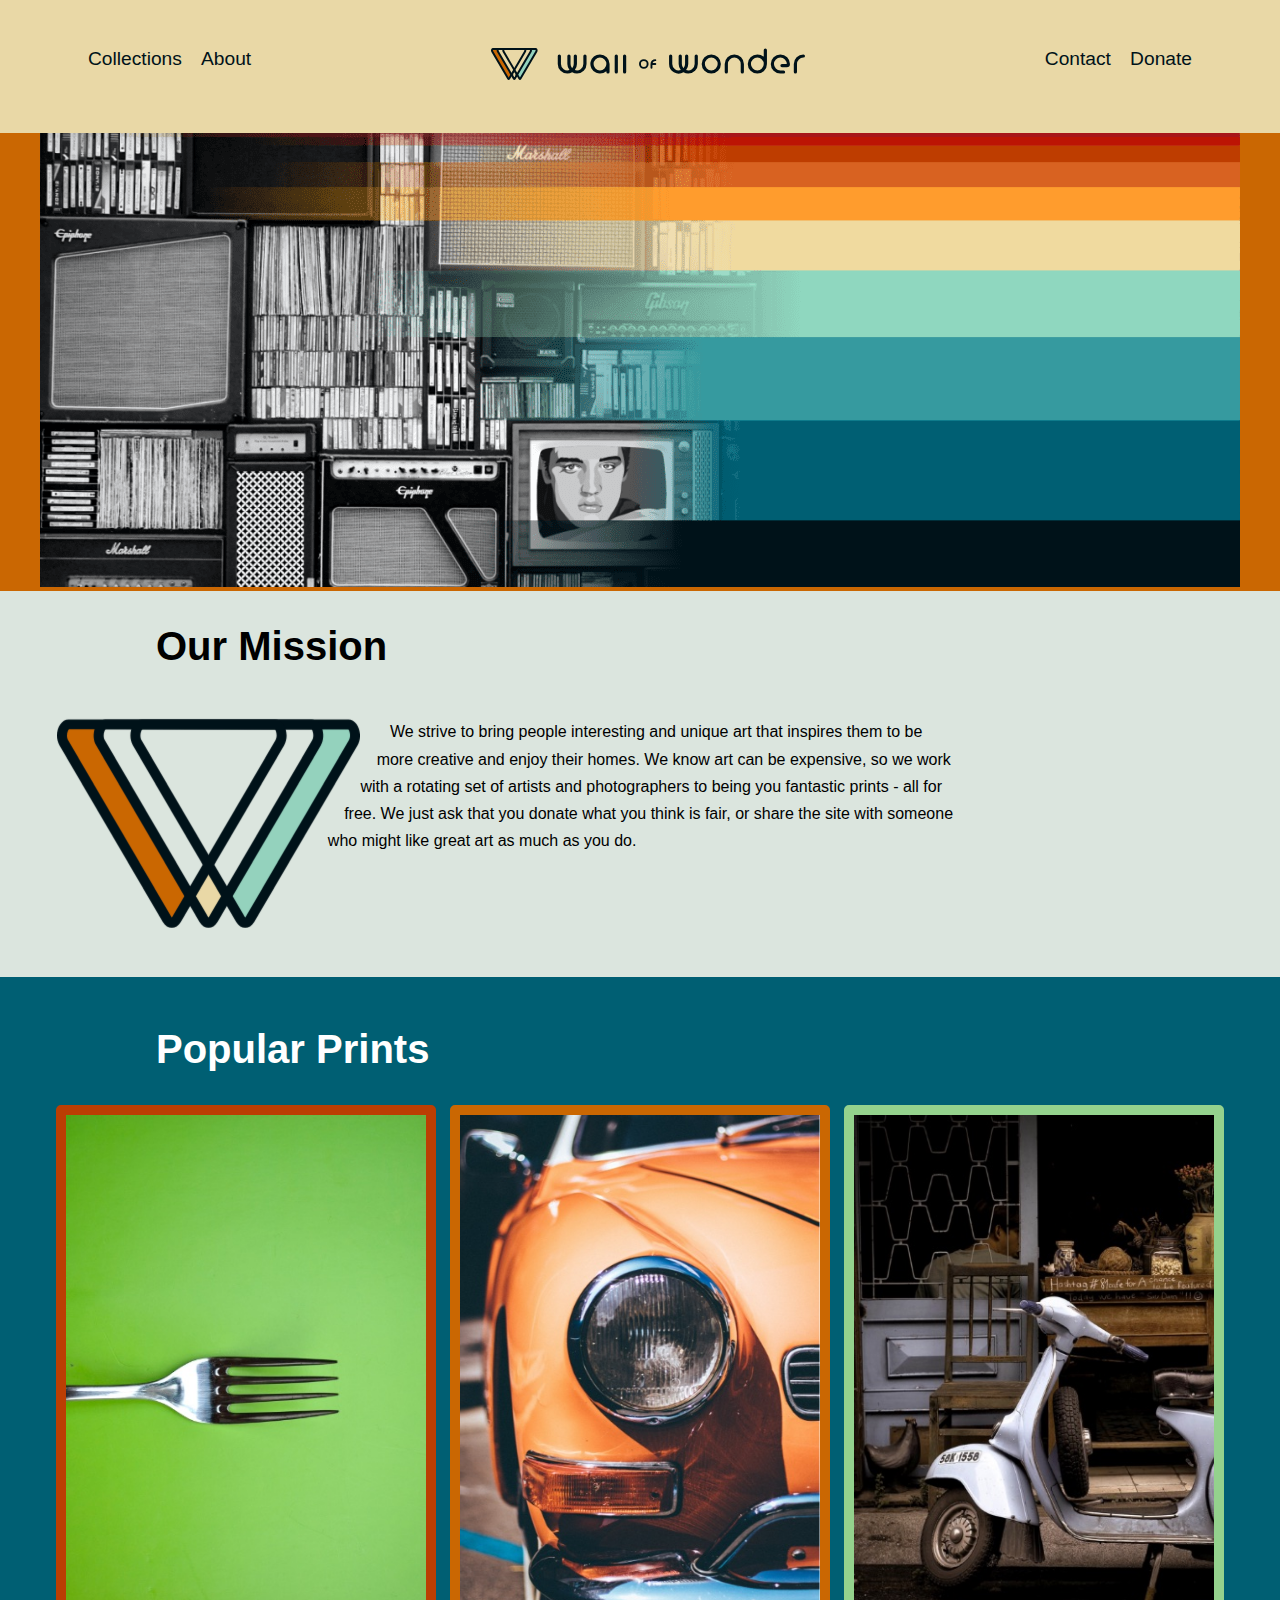
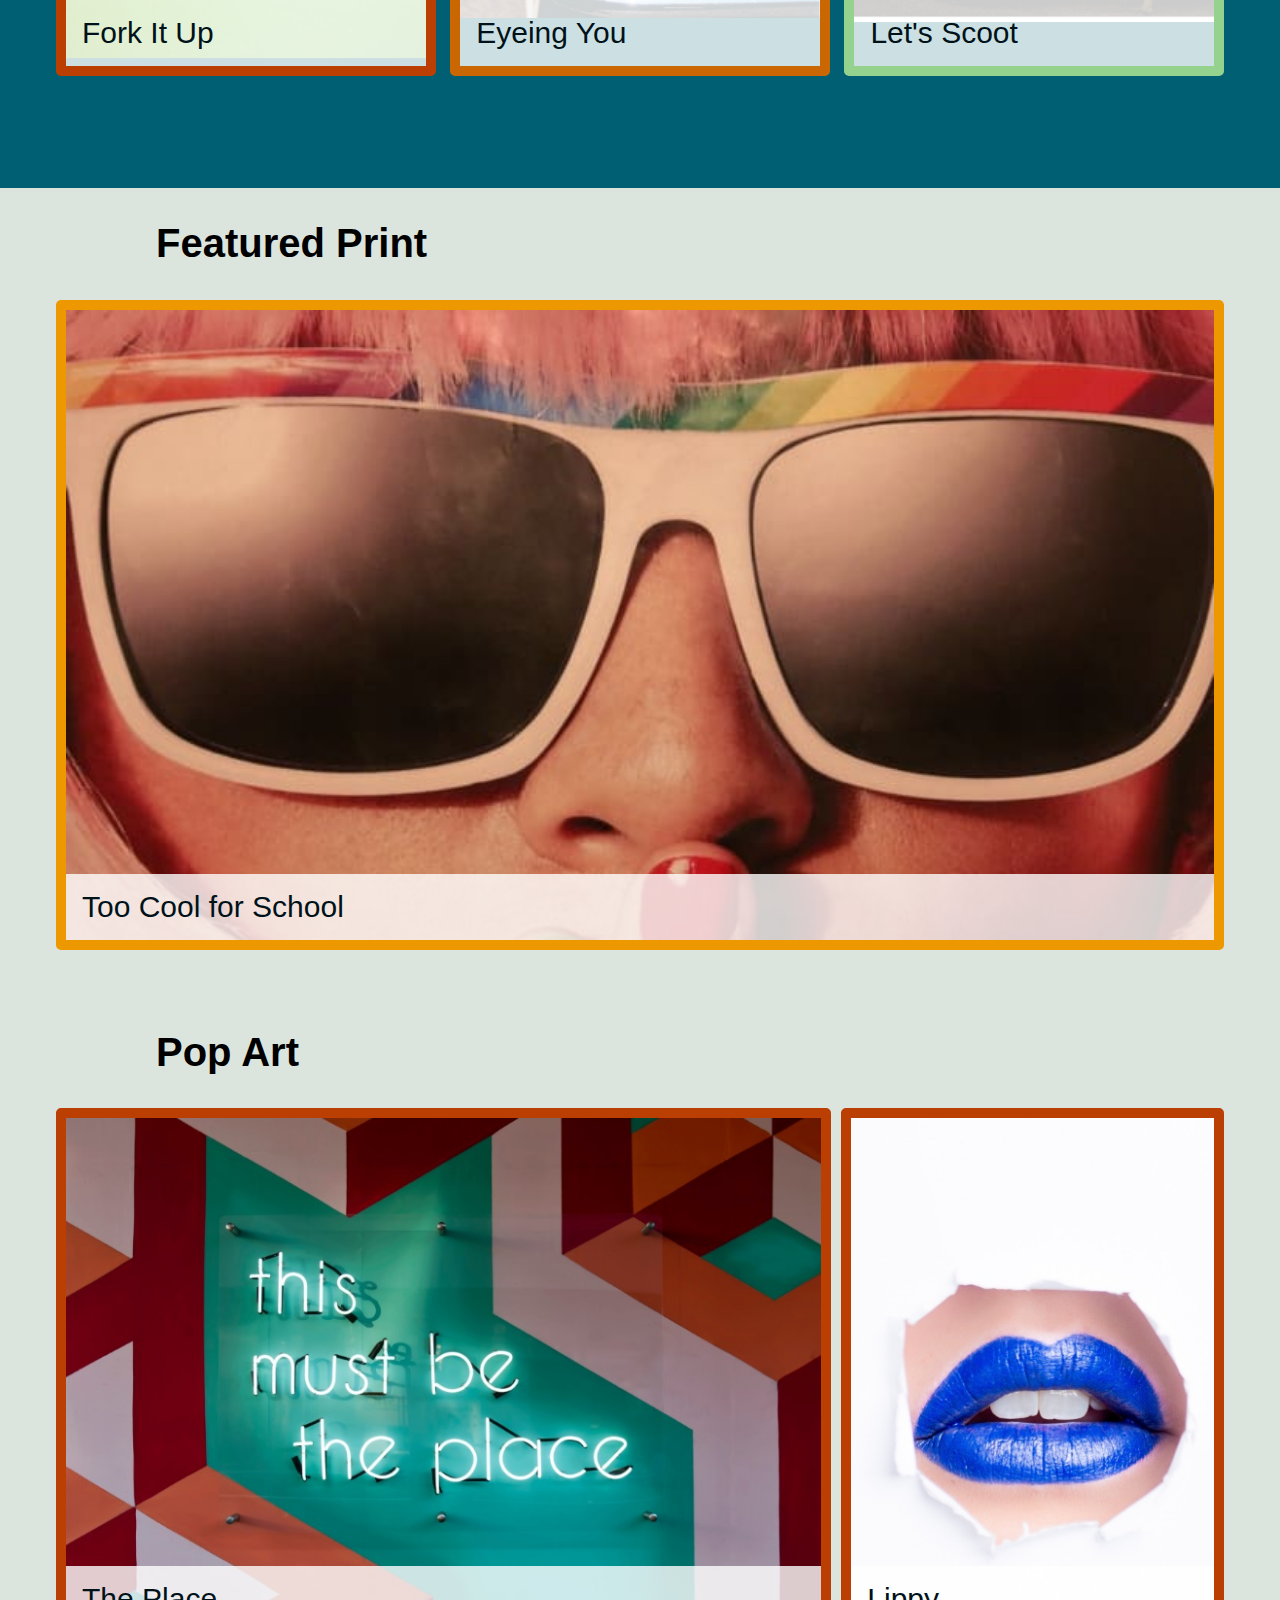
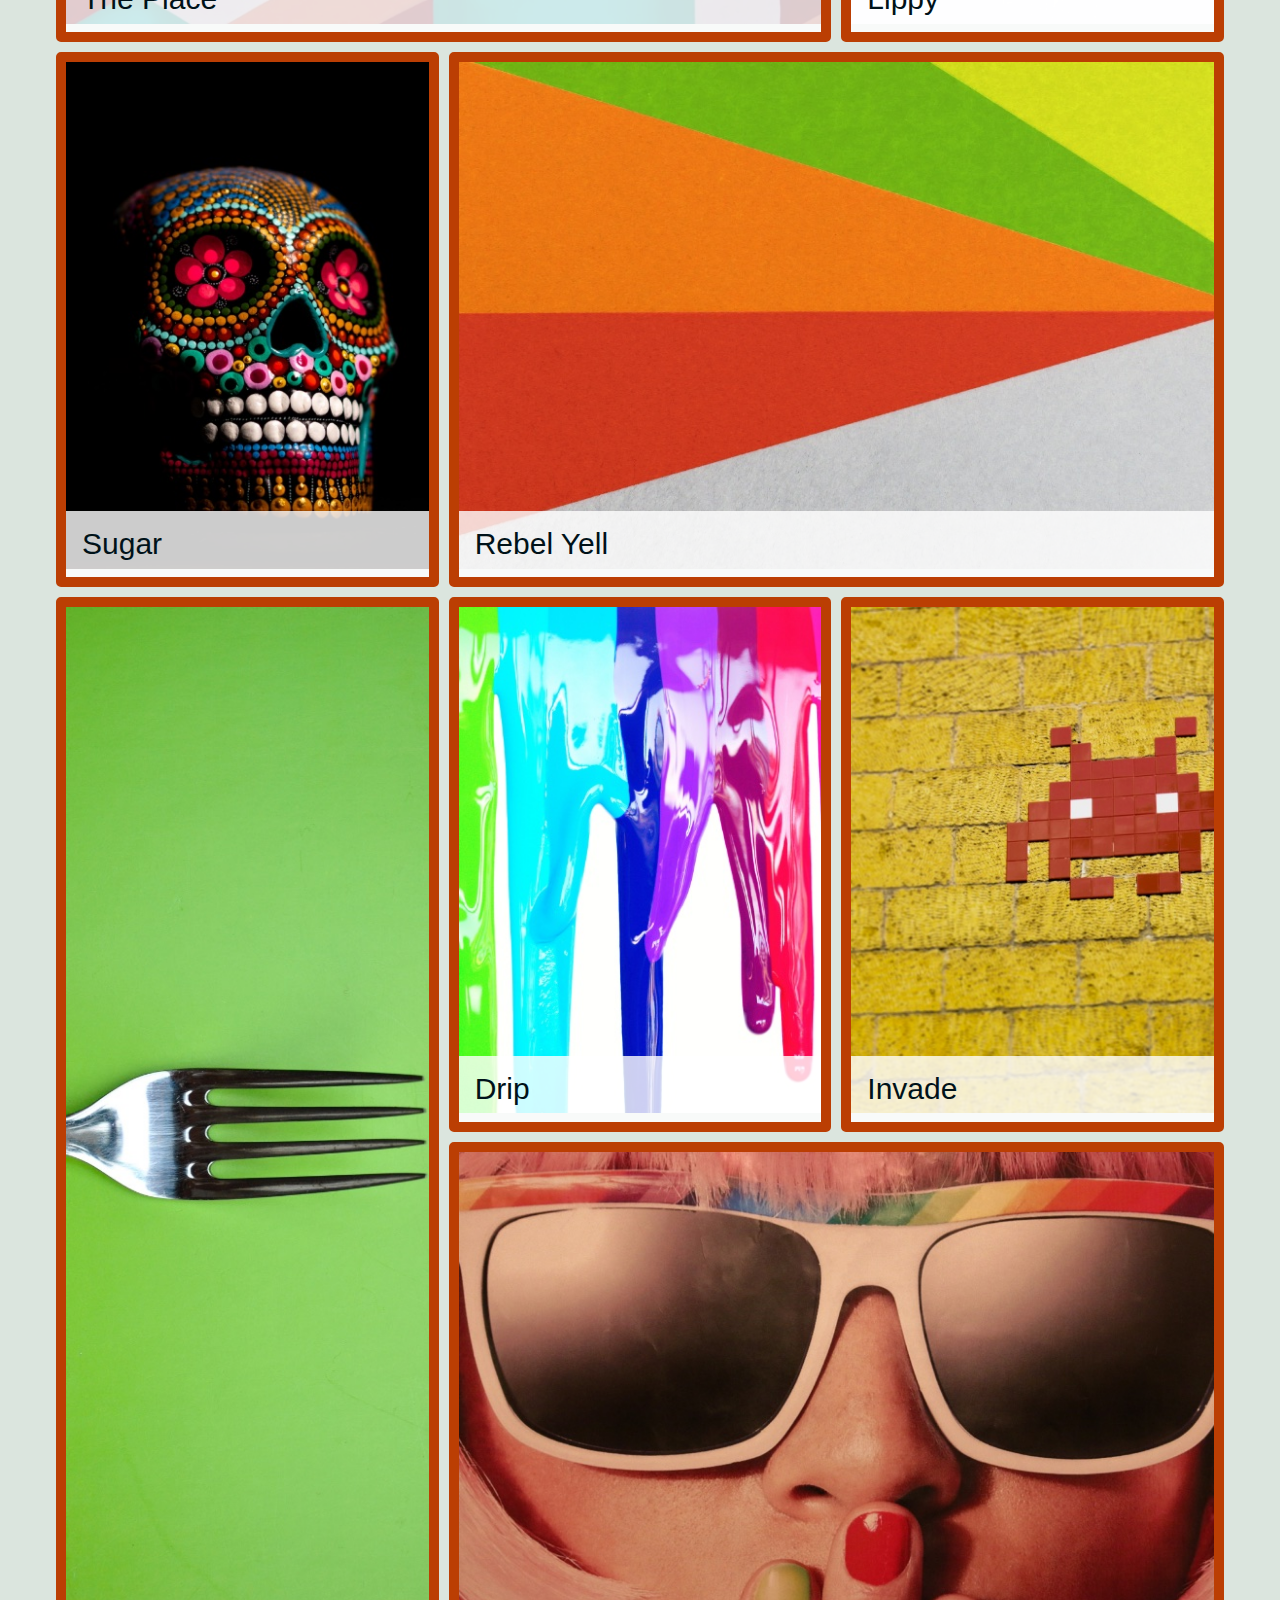
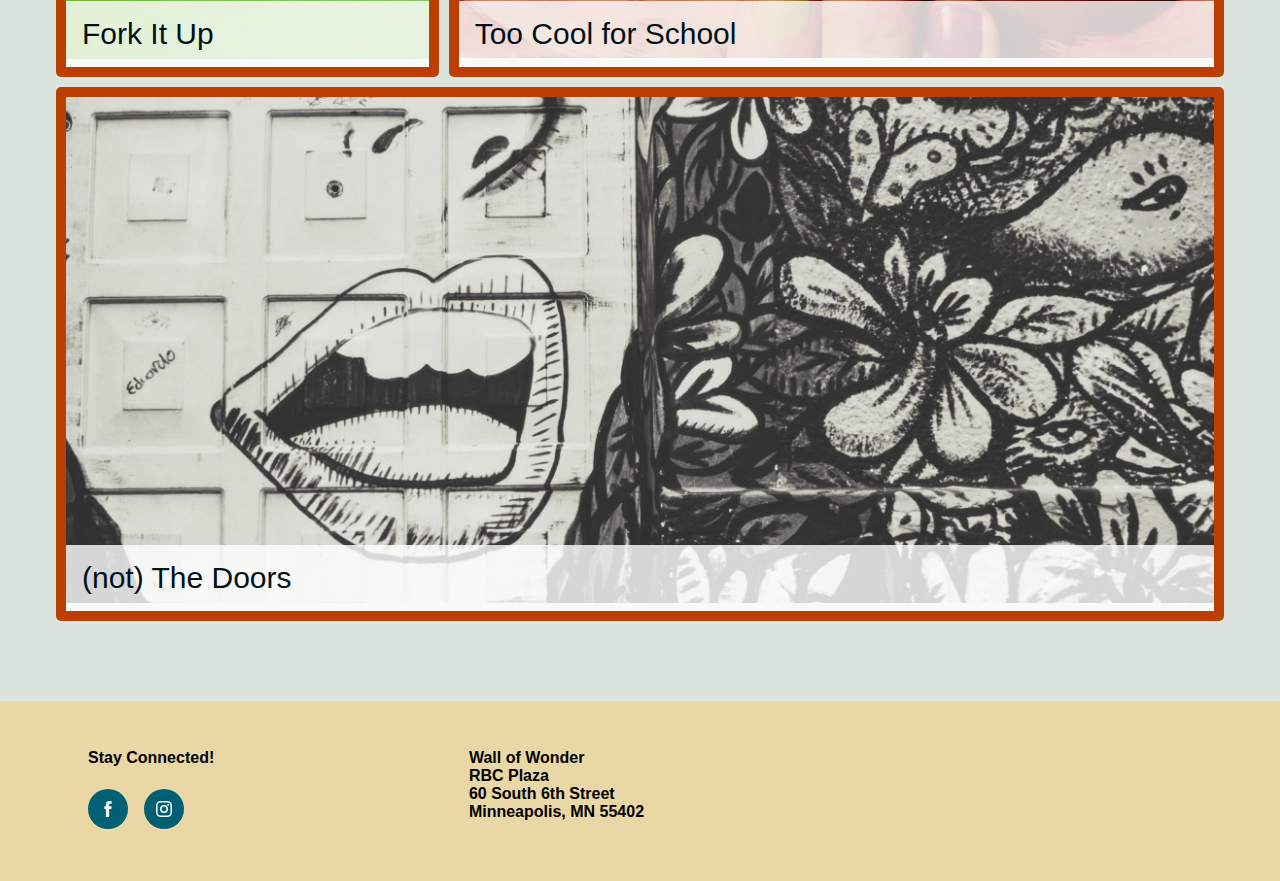
<file: 15-final-project/begin/index.html>
<!DOCTYPE html>
<html lang="en">

<head>
    <meta charset="UTF-8" />
    <meta http-equiv="X-UA-Compatible" content="IE=edge" />
    <meta name="viewport" content="width=device-width, initial-scale=1.0" />
    <title>Collections</title>
    <link href="css/style.css" rel="stylesheet" />
</head>

<body>
    <div class="header">
        <header>
            <nav>
                <ul>
                    <li>
                        <a href="#"><img src="img/header-logo.svg" alt="Wall of Wonder. Click for home." /></a>
                    </li>
                    <li><a href="#">Collections</a></li>
                    <li><a href="#">About</a></li>
                    <li><a href="#">Contact</a></li>
                    <li><a href="#">Donate</a></li>
                </ul>
            </nav>
        </header>
    </div>
    <section id="hero">
        <picture>
            <source srcset="img/hero-1200.png" media="(min-width: 839px)" />
            <source srcset="img/hero-838.png" media="(min-width: 301px)" />
            <img src="img/hero-300.png" alt="Rainbow hero image banner." />
        </picture>
    </section>
    <section id="mission">
        <h2>Our Mission</h2>
        <div class="missiontext">
            <p>
                <img src="img/logo2.png" alt="Logo for Wall of Wonder." class="missionimg" /> We strive to bring people interesting and unique art that inspires them to be more creative and enjoy their homes. We know art can be expensive, so we work with
                a rotating set of artists and photographers to being you fantastic prints - all for free. We just ask that you donate what you think is fair, or share the site with someone who might like great art as much as you do.
            </p>
        </div>
    </section>
    <div class="stripe">
        <section id="popular">
            <h2>Popular Prints</h2>
            <ul>
                <li>
                    <figure class="color8">
                        <img src="img/fork-it-up.jpg" alt="Fork on green background" />
                        <figcaption><a href="#">Fork It Up</a></figcaption>
                    </figure>
                </li>
                <li>
                    <figure class="color7">
                        <img src="img/eyeing-you.jpg" alt="Viewing part of an orange car with an oversized headlight." />
                        <figcaption><a href="#">Eyeing You</a></figcaption>
                    </figure>
                </li>
                <li>
                    <figure class="color4">
                        <img src="img/lets-scoot.jpg" alt="Vespa scooter parked on a street." />
                        <figcaption><a href="#">Let's Scoot</a></figcaption>
                    </figure>
                </li>
            </ul>
        </section>
    </div>
    <section id="featured">
        <h2>Featured Print</h2>

        <figure class="color6">
            <img sizes="(min-width: 300px) 33.3vw, 100vw" srcset="
            img/too-cool-300.jpg   300w,
            img/too-cool-740.jpg   740w,
            img/too-cool-1058.jpg 1058w,
            img/too-cool-1200.jpg 1200w
          " src="img/too-cool-1200.jpg" alt="Closeup of woman in sunglasses showing eyes, nose, and fingers over mouth." />

            <figcaption><a href="#">Too Cool for School</a></figcaption>
        </figure>
    </section>
    <section id="popart">
        <h2>Pop Art</h2>
        <ul>
            <li class="colspan2">
                <figure>
                    <img src="img/1-place.jpg" alt="Pop Art: This must be the place" />
                    <figcaption><a href="#">The Place</a></figcaption>
                </figure>
            </li>
            <li>
                <figure>
                    <img src="img/2-lippy.jpg" alt="A face showing a nose and blue lips on a white background." />
                    <figcaption><a href="#">Lippy</a></figcaption>
                </figure>
            </li>
            <li>
                <figure>
                    <img src="img/3-skull.jpg" alt="Mexican Sugar skull." />
                    <figcaption><a href="#">Sugar</a></figcaption>
                </figure>
            </li>
            <li class="colspan2">
                <figure>
                    <img src="img/4-yell.jpg" alt="Red, orange, green, and yellow wedges converging on a point." />
                    <figcaption><a href="#">Rebel Yell</a></figcaption>
                </figure>
            </li>
            <li class="rowspan2">
                <figure>
                    <img src="img/5-fork.jpg" alt="Fork on a green background." />
                    <figcaption><a href="#">Fork It Up</a></figcaption>
                </figure>
            </li>
            <li>
                <figure>
                    <img src="img/6-drip.jpg" alt="Rainbow paint colors dripping down a wall." />
                    <figcaption><a href="#">Drip</a></figcaption>
                </figure>
            </li>
            <li>
                <figure>
                    <img src="img/7-invade.jpg" alt="Orange space invader on a yellow wall." />
                    <figcaption><a href="#">Invade</a></figcaption>
                </figure>
            </li>
            <li class="colspan2">
                <figure>
                    <img src="img/8-school.jpg" alt="Woman in sunglasses close up." />
                    <figcaption><a href="#">Too Cool for School</a></figcaption>
                </figure>
            </li>
            <li class="colspan3">
                <figure>
                    <img src="img/9-doors.jpg" alt="Garage door painted to look like a Doors album cover." />
                    <figcaption><a href="#">(not) The Doors</a></figcaption>
                </figure>
            </li>
        </ul>
    </section>
    <div class="footer">
        <footer>
            <div class="social">
                <h4>Stay Connected!</h4>
                <ul>
                    <li>
                        <a href="https://www.facebook.com" target="_blank"><img src="img/facebook-icon.svg" alt="Visit us at Facebook." /></a>
                    </li>
                    <li>
                        <a href="https://www.instagram.com" target="_blank"><img src="img/instagram-icon.svg" alt="Visit us on Instagram." /></a>
                    </li>
                </ul>
            </div>
            <address>
          Wall of Wonder <br />
          RBC Plaza<br />
          60 South 6th Street<br />
          Minneapolis, MN 55402
        </address>
        </footer>
    </div>
</body>

</html>
</file>
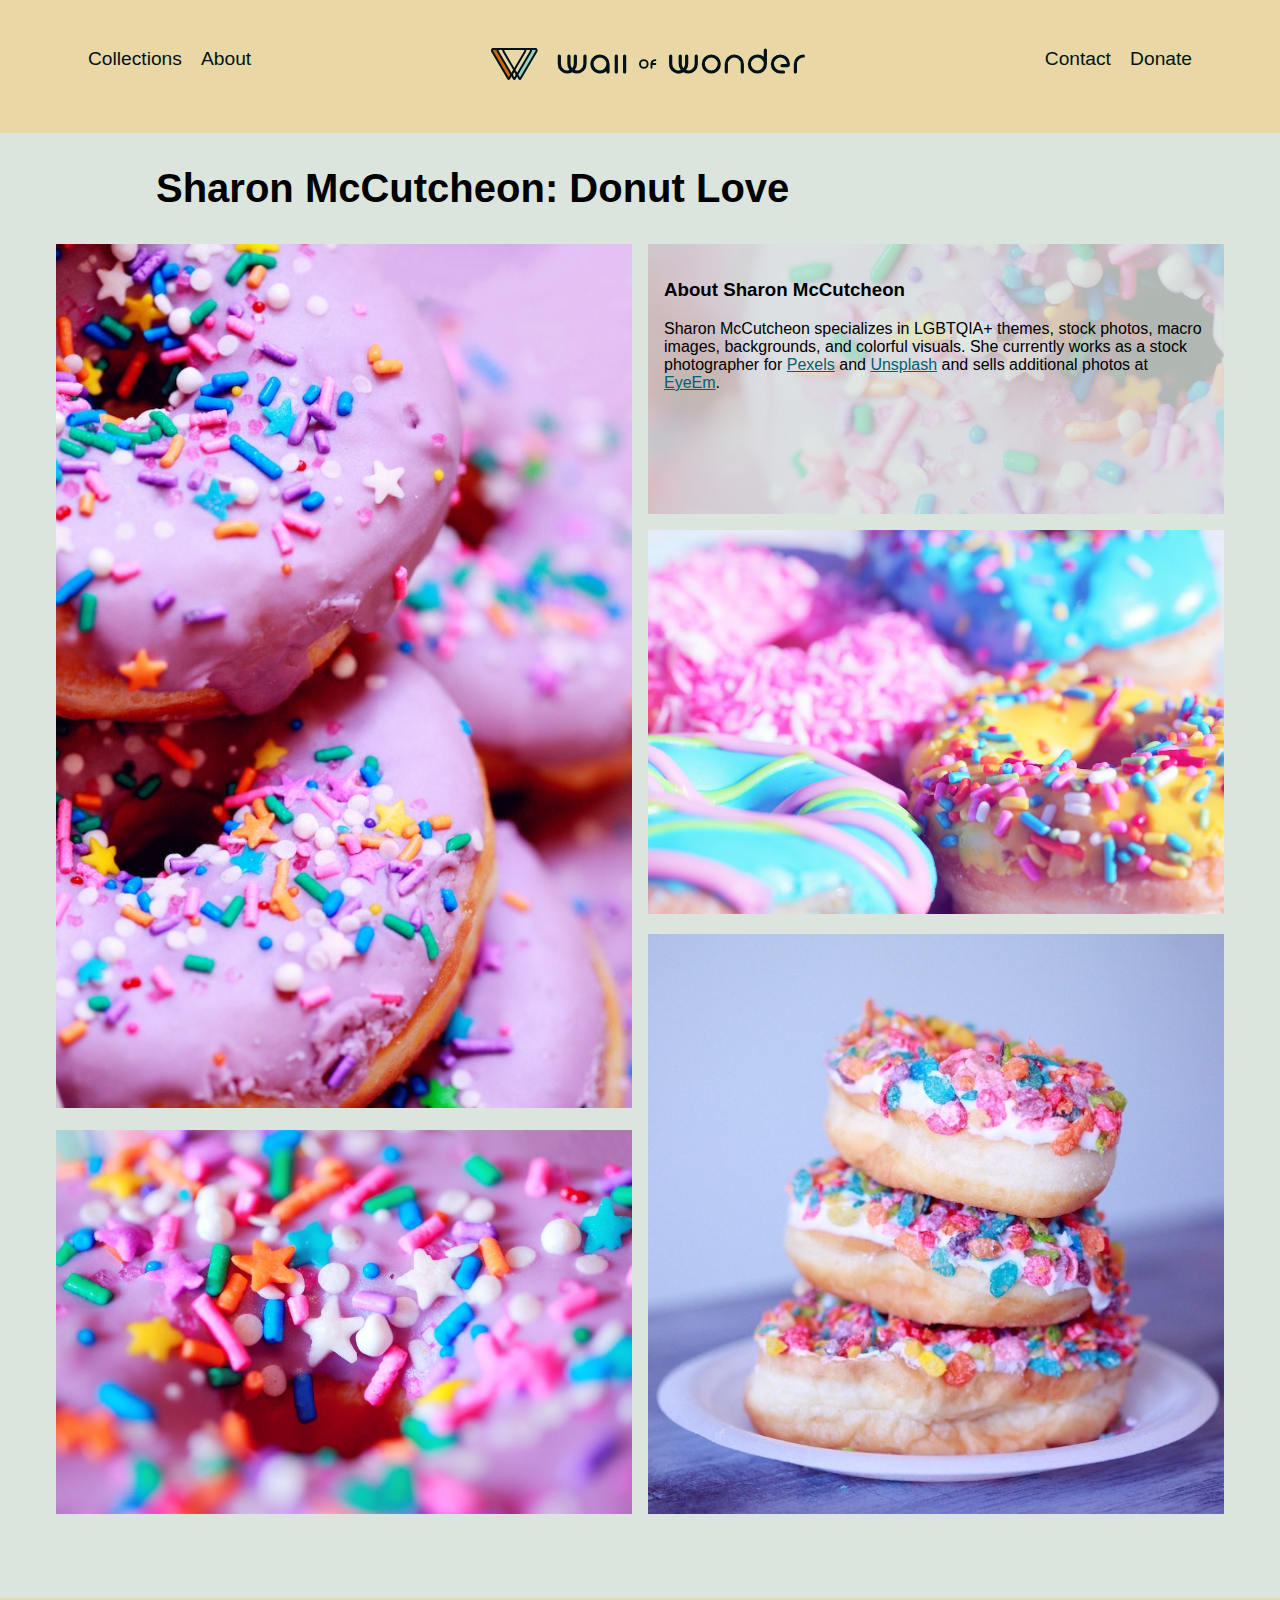
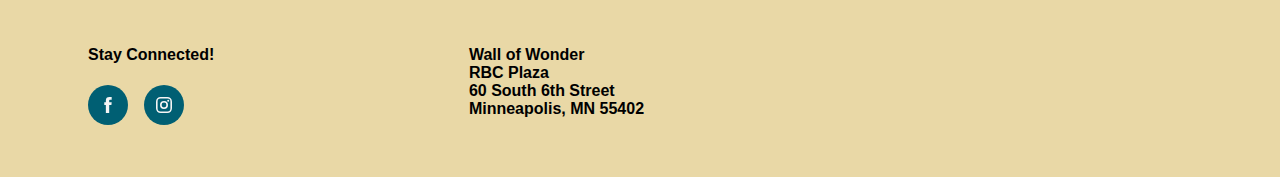
<file: 15-final-project/end/index.html>
<!DOCTYPE html>
<html lang="en">

<head>
    <meta charset="UTF-8" />
    <meta http-equiv="X-UA-Compatible" content="IE=edge" />
    <meta name="viewport" content="width=device-width, initial-scale=1.0" />
    <title>About Sharon McCutcheon</title>
    <link href="css/style.css" rel="stylesheet" />
</head>

<body>
    <div class="header">
        <header>
            <nav>
                <ul>
                    <li>
                        <a href="#"><img src="img/header-logo.svg" alt="Wall of Wonder. Click for home." /></a>
                    </li>
                    <li><a href="#">Collections</a></li>
                    <li><a href="#">About</a></li>
                    <li><a href="#">Contact</a></li>
                    <li><a href="#">Donate</a></li>
                </ul>
            </nav>
        </header>
    </div>

    <section id="donut">
        <h2>Sharon McCutcheon: Donut Love</h2>
        <ul>
            <li class="d1">
                <img src="img/donut5.jpg" alt="Donut with sprinkles." />
            </li>
            <li class="d2">
                <img src="img/donut1.jpg" alt="Donut with sprinkles." />
            </li>
            <li class="d3">
                <div class="author">
                    <h3>About Sharon McCutcheon</h3>
                    <p>
                        Sharon McCutcheon specializes in LGBTQIA+ themes, stock photos, macro images, backgrounds, and colorful visuals. She currently works as a stock photographer for
                        <a href="https://www.pexels.com/@mccutcheon" target="_blank">Pexels</a
              >
              and
              <a href="https://unsplash.com/@sharonmccutcheon" target="_blank"
                >Unsplash</a
              >
              and sells additional photos at
              <a href="https://www.eyeem.com/u/mccutcheon" target="_blank"
                >EyeEm</a
              >.
            </p>
          </div>
          <img src="img/donut2.jpg" alt="Donut with sprinkles." />
        </li>
        <li class="d4">
          <img src="img/donut3.jpg" alt="Donut with sprinkles." />
        </li>
        <li class="d5">
          <img src="img/donut4.jpg" alt="Donut with sprinkles." />
        </li>
      </ul>
    </section>

    <div class="footer">
      <footer>
        <div class="social">
          <h4>Stay Connected!</h4>
          <ul>
            <li>
              <a href="https://www.facebook.com" target="_blank"
                ><img src="img/facebook-icon.svg" alt="Visit us at Facebook."
              /></a>
            </li>
            <li>
                <a href="https://www.instagram.com" target="_blank"><img src="img/instagram-icon.svg" alt="Visit us on Instagram." /></a>
            </li>
        </ul>
        </div>
        <address>
          Wall of Wonder <br />
          RBC Plaza<br />
          60 South 6th Street<br />
          Minneapolis, MN 55402
        </address>
        </footer>
        </div>
</body>

</html>
</file>
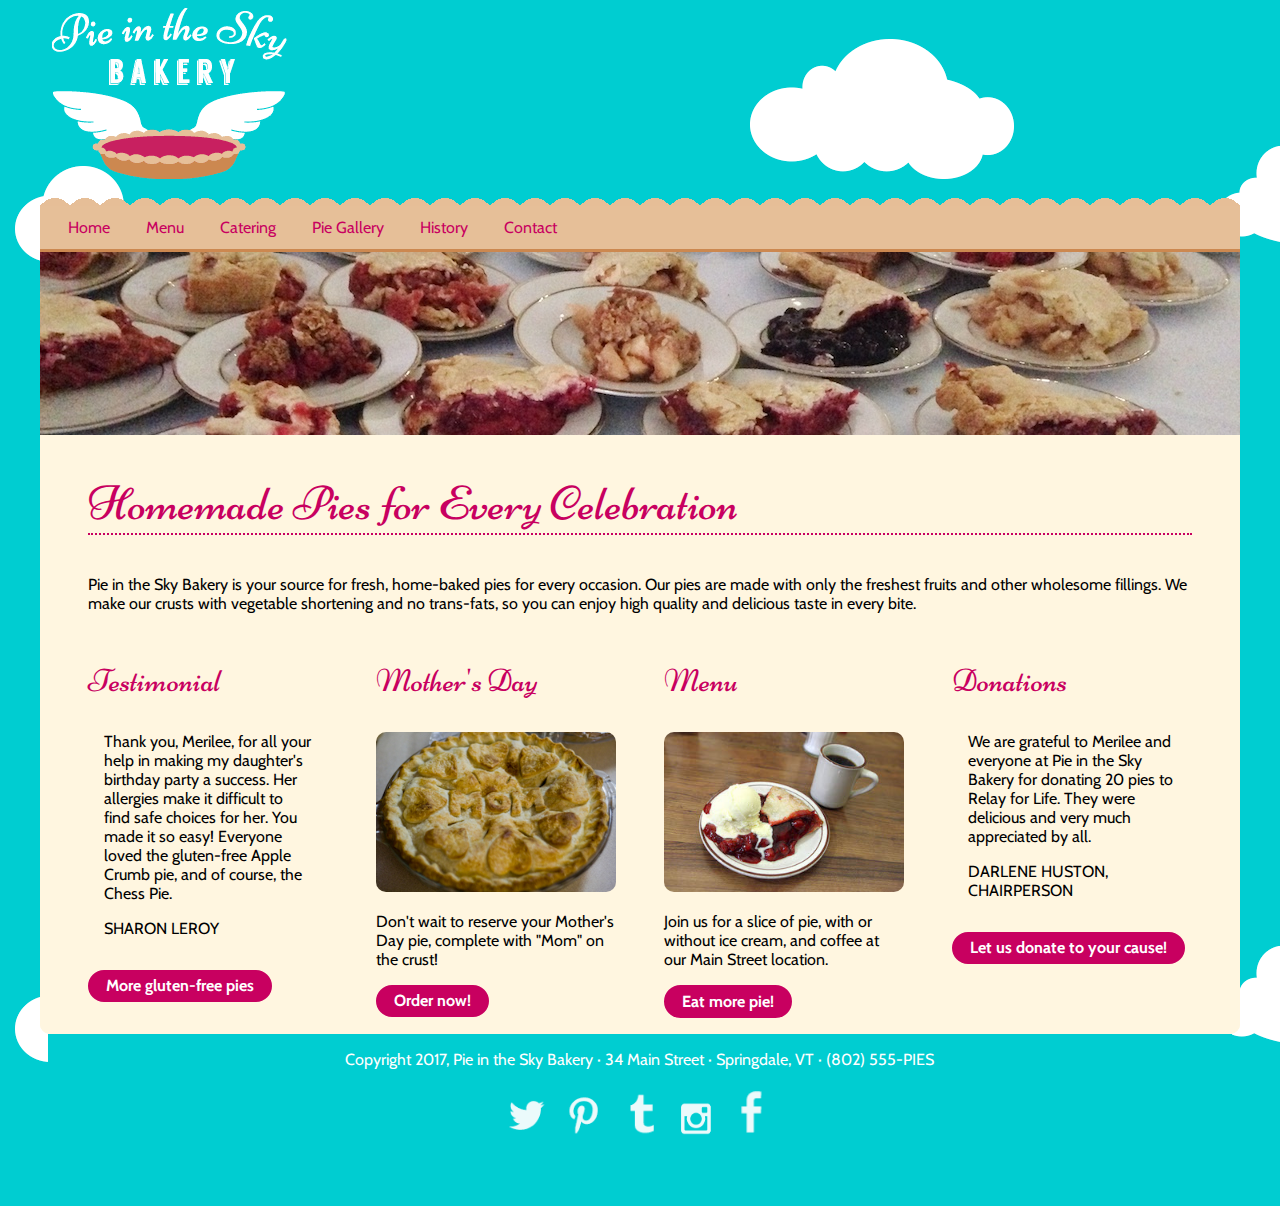
<file: 5-flex-box-final/end/index.html>
<!doctype html>
<html>
<head>
	<meta charset="UTF-8">
	<title>Pie in the Sky Bakery, Springdale, VT</title>
	<link href='http://fonts.googleapis.com/css?family=Cabin|Niconne' rel='stylesheet' type='text/css'>
	<meta name="viewport" content="width=device-width, initial-scale=1.0">
	<link href="css/styles.css" rel="stylesheet" type="text/css">
	<script>
    	// Picture element HTML5 shiv
    	document.createElement( "picture" );
  	</script>
  	<script src="picturefill.min.js"></script>
</head>

<body>
<div class="wrapper">
	<header class="row">
		<a href="/"><img src="img/logo.png" alt="Pie in the Sky Bakery, Springdale, VT. Click for home."></a>
	</header>
	<nav class="row">
		<ul class="full-width">
			<li><a href="index.html">Home</a></li>
			<li><a href="#">Menu</a></li>
			<li><a href="#">Catering</a></li>
			<li><a href="gallery.html">Pie Gallery</a></li>
			<li><a href="history.html">History</a></li>
			<li><a href="#">Contact</a></li>
		</ul>
	</nav>
	<div class="heading"></div>
	<div class="row">
		<main class="col-4">
			<h2>Homemade Pies for Every Celebration</h2>
			<p>Pie in the Sky Bakery is your source for fresh, home-baked pies for every occasion. Our pies are made with only the freshest fruits and other wholesome fillings. We make our crusts with vegetable shortening and no trans-fats, so you can enjoy high quality and delicious taste in every bite.</p>
		</main>
		<div class="row">
			<article class="col-1-4">
				<h3>Testimonial</h3>
				<blockquote>
					<p>Thank you, Merilee, for all your help in making my daughter's birthday party a success. Her allergies make it difficult to find safe choices for her. You made it so easy! Everyone loved the gluten-free Apple Crumb pie, and of course, the Chess Pie.</p>
					<cite>Sharon Leroy</cite>
				</blockquote>
				<p><a href="#" class="button">More gluten-free pies</a></p>
			</article>
			<article class="col-1-4">
				<h3>Mother's Day</h3>
				<img src="gallery/mom-pie.jpg" alt="Mother's day pies!" class="responsive">
				<p>Don't wait to reserve your Mother's Day pie, complete with "Mom" on the crust!</p>
				<p><a href="#" class="button">Order now!</a></p>
			</article>
			<article class="col-1-4">
				<h3>Menu</h3>
				<img src="gallery/pie-coffee.jpg" alt="Pie and coffee rules!" class="responsive">
				<p>Join us for a slice of pie, with or without ice cream, and coffee at our Main Street location.</p>
				<p><a href="#" class="button">Eat more pie!</a></p>
			</article>
			<article class="col-1-4">
				<h3>Donations</h3>
				<blockquote>
					<p>We are grateful to Merilee and everyone at Pie in the Sky Bakery for donating 20 pies to Relay for Life. They were delicious and very much appreciated by all. </p>
					<cite>Darlene Huston, Chairperson</cite>
				</blockquote>
				<p><a href="#" class="button">Let us donate to your cause!</a></p>
			</article>
		</div>
	</div>
	<footer class="row">
		<div class="col-4">
			<p>Copyright 2017, Pie in the Sky Bakery &#183; 34 Main Street &#183; Springdale, VT &#183; <a href="tel:802-555-7437">(802) 555-PIES</a></p>
			<p>
				<a href="http://www.twitter.com" target="_blank"><img src="img/twitter1.png" alt="Twitter."></a>
				<a href="http://www.pinterest.com" target="_blank"><img src="img/pin2.png" alt="Pinterest."></a>
				<a href="http://www.tumblr.com" target="_blank"><img src="img/tumblr3.png" alt="Tumblr."></a>
				<a href="http://www.instagram.com" target="_blank"><img src="img/insta4.png" alt="Instagram."></a>
				<a href="http://www.facebook.com" target="_blank"><img src="img/fb5.png" alt="Facebook."></a>
			</p>
		</div>
	</footer>

</div>
</body>
</html>
</file>
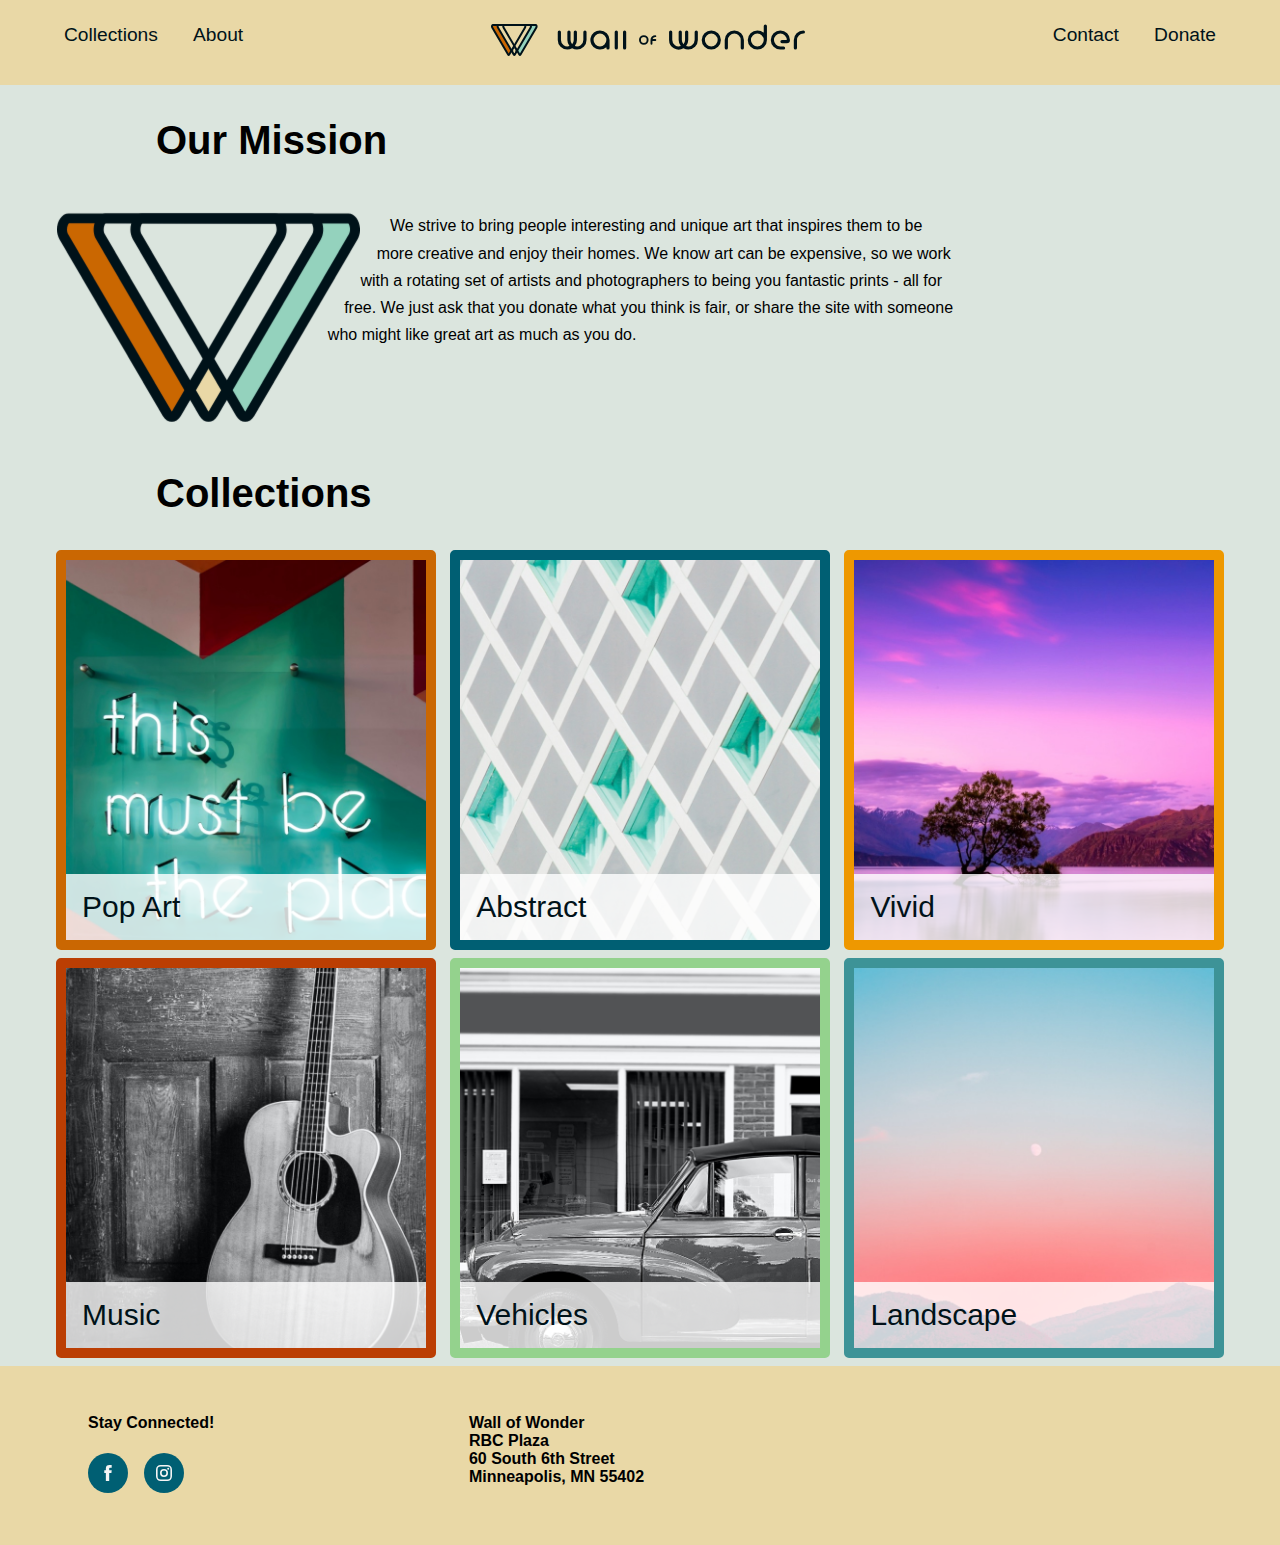
<file: 5-header-navbar/begin/index.html>
<!DOCTYPE html>
<html lang="en">

<head>
    <meta charset="UTF-8" />
    <meta http-equiv="X-UA-Compatible" content="IE=edge" />
    <meta name="viewport" content="width=device-width, initial-scale=1.0" />
    <title>Collections</title>
    <link href="css/style.css" rel="stylesheet" />
</head>

<body>
    <div class="header">
        <header>
            <nav>
                <ul>
                    <li>
                        <a href="#"><img src="../header-logo.svg" alt="Wall of Wonder. Click for home." /></a>
                    </li>
                    <li><a href="#">Collections</a></li>
                    <li><a href="#">About</a></li>
                    <li><a href="#">Contact</a></li>
                    <li><a href="#">Donate</a></li>
                </ul>
            </nav>
        </header>
    </div>
    <section id="mission">
        <h2>Our Mission</h2>
        <div class="missiontext">
            <p>
                <img src="img/logo2.png" alt="Logo for Wall of Wonder." class="missionimg" /> We strive to bring people interesting and unique art that inspires them to be more creative and enjoy their homes. We know art can be expensive, so we work with
                a rotating set of artists and photographers to being you fantastic prints - all for free. We just ask that you donate what you think is fair, or share the site with someone who might like great art as much as you do.
            </p>
        </div>
    </section>
    <section id="collections">
        <h2>Collections</h2>
        <ul>
            <li>
                <figure class="color7">
                    <img src="img/pop-art.jpg" alt="Pop Art: This must be the place" />
                    <figcaption><a href="#">Pop Art</a></figcaption>
                </figure>
            </li>
            <li>
                <figure class="color2">
                    <img src="img/abstract.jpg" alt="Abstract: grey and green squares." />
                    <figcaption><a href="#">Abstract</a></figcaption>
                </figure>
            </li>
            <li>
                <figure class="color6">
                    <img src="img/vivid.jpg" alt="Tree on island in lake with purple sunrise." />
                    <figcaption><a href="#">Vivid</a></figcaption>
                </figure>
            </li>
            <li>
                <figure class="color8">
                    <img src="img/music.jpg" alt="Music: guitar leaning against wall." />
                    <figcaption><a href="#">Music</a></figcaption>
                </figure>
            </li>
            <li>
                <figure class="color4">
                    <img src="img/vehicles.jpg" alt="Vehicles: 1930's car on street." />
                    <figcaption><a href="#">Vehicles</a></figcaption>
                </figure>
            </li>
            <li>
                <figure class="color3">
                    <img src="img/landscape.jpg" alt="Landscape: moonrise over tree-covered mountains." />
                    <figcaption><a href="#">Landscape</a></figcaption>
                </figure>
            </li>
        </ul>
    </section>
    <div class="footer">
        <footer>
            <div class="social">
                <h4>Stay Connected!</h4>
                <ul>
                    <li>
                        <a href="https://www.facebook.com" target="_blank"><img src="img/facebook-icon.svg" alt="Visit us at Facebook." /></a>
                    </li>
                    <li>
                        <a href="https://www.instagram.com" target="_blank"><img src="img/instagram-icon.svg" alt="Visit us on Instagram." /></a>
                    </li>
                </ul>
            </div>
            <address>
          Wall of Wonder <br />
          RBC Plaza<br />
          60 South 6th Street<br />
          Minneapolis, MN 55402
        </address>
        </footer>
    </div>
</body>

</html>
</file>
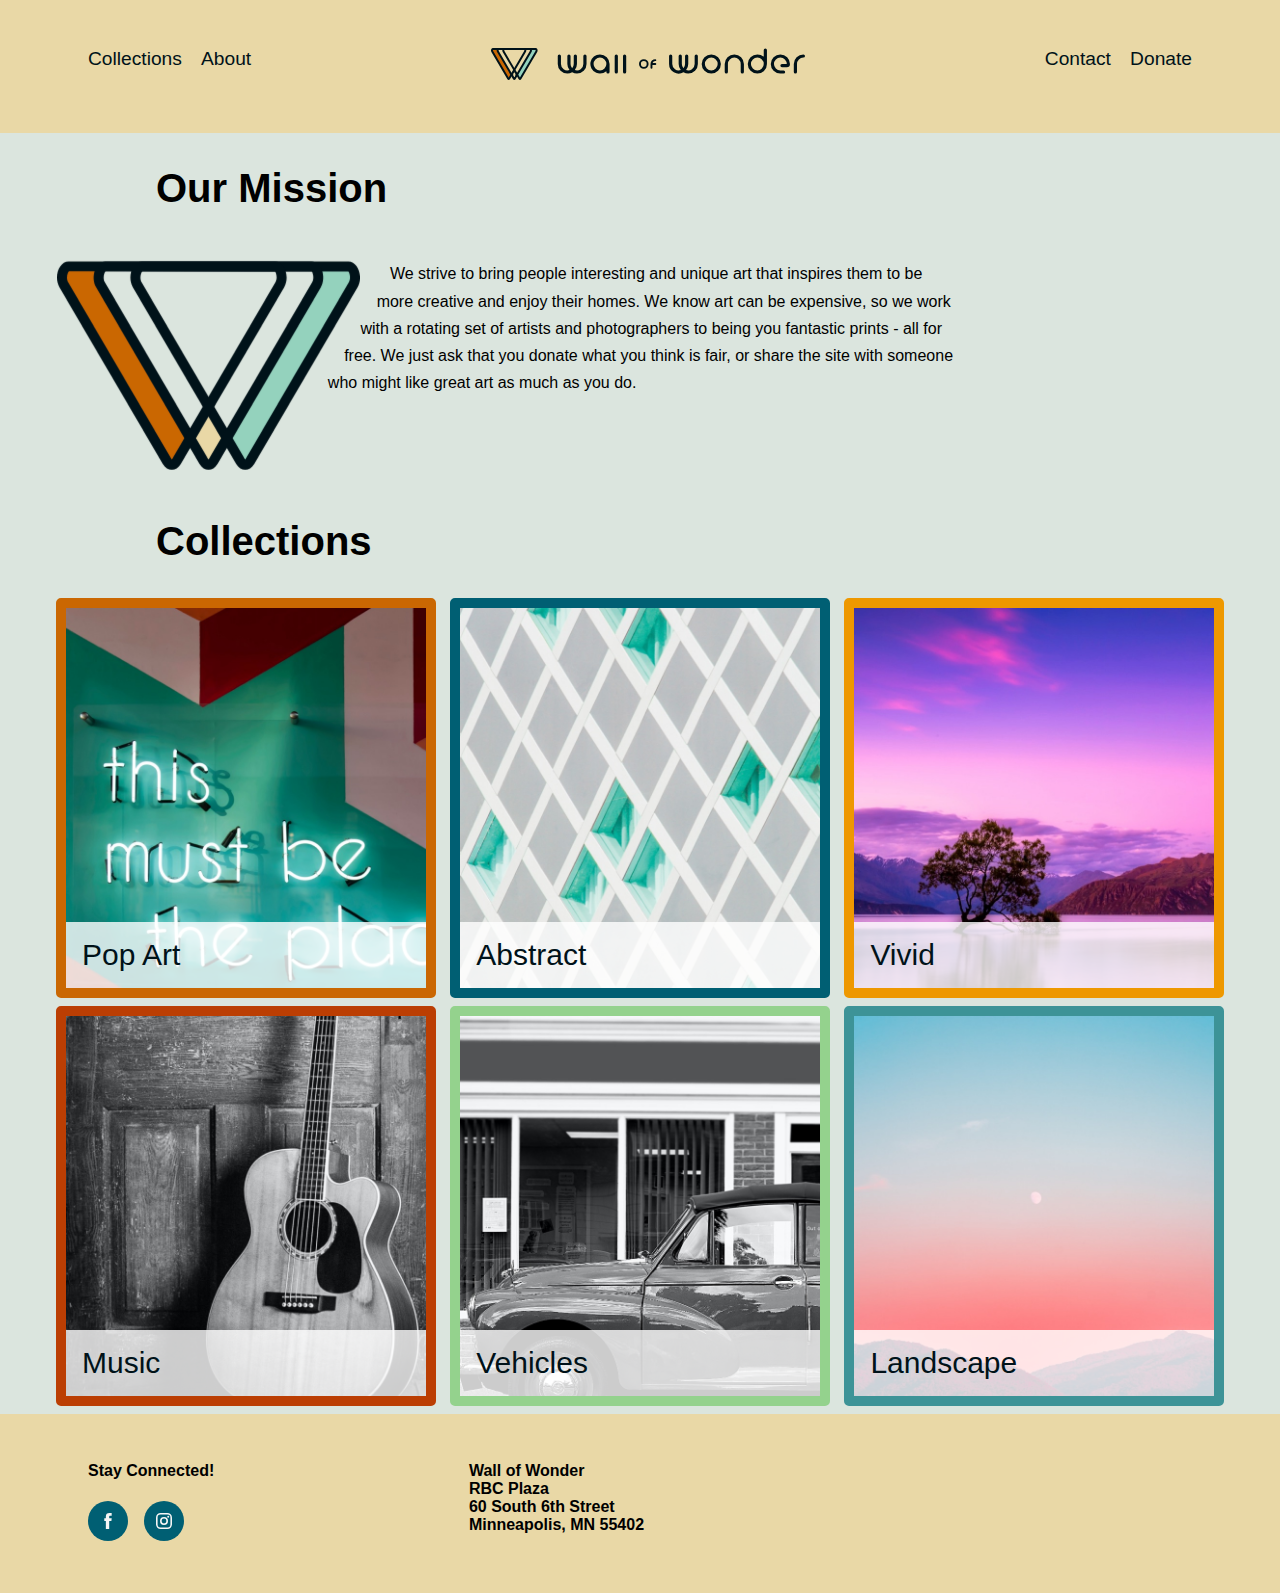
<file: 5-header-navbar/end/index.html>
<!DOCTYPE html>
<html lang="en">

<head>
    <meta charset="UTF-8" />
    <meta http-equiv="X-UA-Compatible" content="IE=edge" />
    <meta name="viewport" content="width=device-width, initial-scale=1.0" />
    <title>Collections</title>
    <link href="css/style.css" rel="stylesheet" />
</head>

<body>
    <div class="header">
        <header>
            <nav>
                <ul>
                    <li>
                        <a href="#"><img src="img/header-logo.svg" alt="Wall of Wonder. Click for home." /></a>
                    </li>
                    <li><a href="#">Collections</a></li>
                    <li><a href="#">About</a></li>
                    <li><a href="#">Contact</a></li>
                    <li><a href="#">Donate</a></li>
                </ul>
            </nav>
        </header>
    </div>
    <section id="mission">
        <h2>Our Mission</h2>
        <div class="missiontext">
            <p>
                <img src="img/logo2.png" alt="Logo for Wall of Wonder." class="missionimg" /> We strive to bring people interesting and unique art that inspires them to be more creative and enjoy their homes. We know art can be expensive, so we work with
                a rotating set of artists and photographers to being you fantastic prints - all for free. We just ask that you donate what you think is fair, or share the site with someone who might like great art as much as you do.
            </p>
        </div>
    </section>
    <section id="collections">
        <h2>Collections</h2>
        <ul>
            <li>
                <figure class="color7">
                    <img src="img/pop-art.jpg" alt="Pop Art: This must be the place" />
                    <figcaption><a href="#">Pop Art</a></figcaption>
                </figure>
            </li>
            <li>
                <figure class="color2">
                    <img src="img/abstract.jpg" alt="Abstract: grey and green squares." />
                    <figcaption><a href="#">Abstract</a></figcaption>
                </figure>
            </li>
            <li>
                <figure class="color6">
                    <img src="img/vivid.jpg" alt="Tree on island in lake with purple sunrise." />
                    <figcaption><a href="#">Vivid</a></figcaption>
                </figure>
            </li>
            <li>
                <figure class="color8">
                    <img src="img/music.jpg" alt="Music: guitar leaning against wall." />
                    <figcaption><a href="#">Music</a></figcaption>
                </figure>
            </li>
            <li>
                <figure class="color4">
                    <img src="img/vehicles.jpg" alt="Vehicles: 1930's car on street." />
                    <figcaption><a href="#">Vehicles</a></figcaption>
                </figure>
            </li>
            <li>
                <figure class="color3">
                    <img src="img/landscape.jpg" alt="Landscape: moonrise over tree-covered mountains." />
                    <figcaption><a href="#">Landscape</a></figcaption>
                </figure>
            </li>
        </ul>
    </section>
    <div class="footer">
        <footer>
            <div class="social">
                <h4>Stay Connected!</h4>
                <ul>
                    <li>
                        <a href="https://www.facebook.com" target="_blank"><img src="img/facebook-icon.svg" alt="Visit us at Facebook." /></a>
                    </li>
                    <li>
                        <a href="https://www.instagram.com" target="_blank"><img src="img/instagram-icon.svg" alt="Visit us on Instagram." /></a>
                    </li>
                </ul>
            </div>
            <address>
          Wall of Wonder <br />
          RBC Plaza<br />
          60 South 6th Street<br />
          Minneapolis, MN 55402
        </address>
        </footer>
    </div>
</body>

</html>
</file>
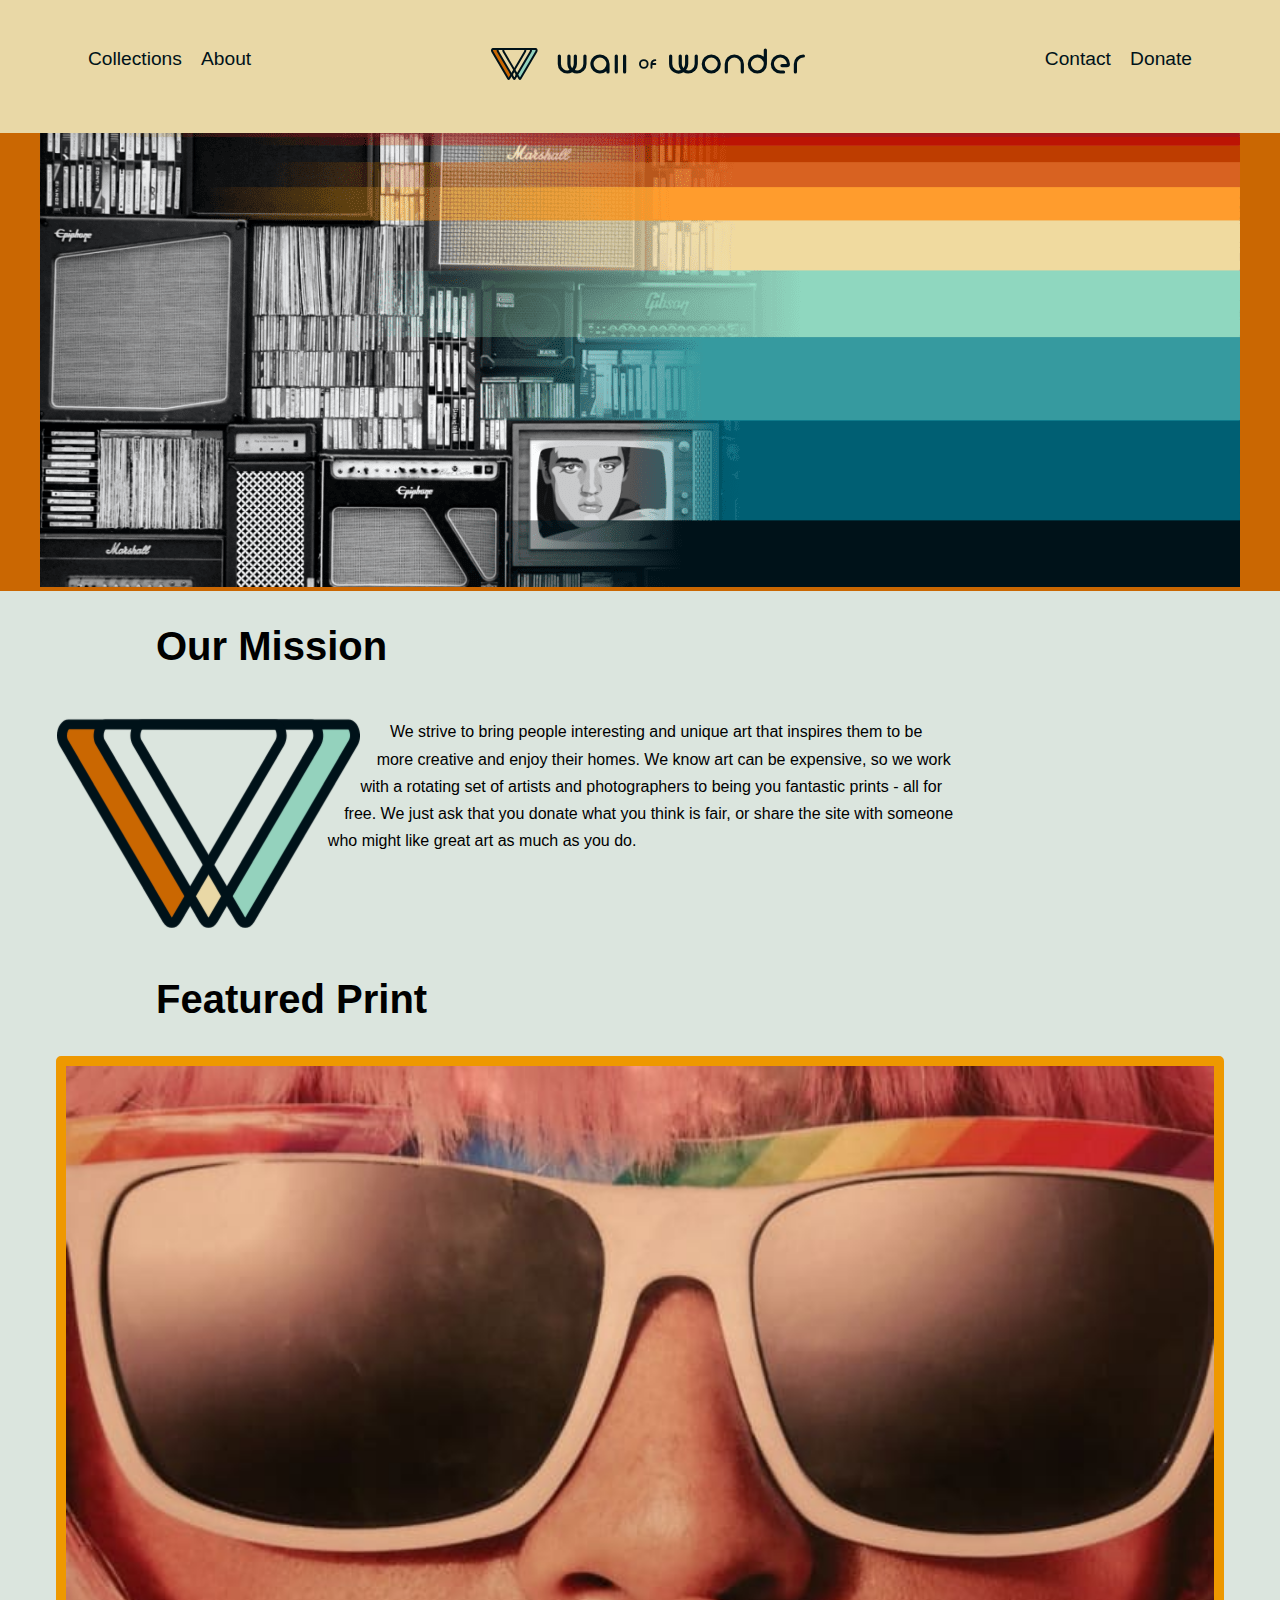
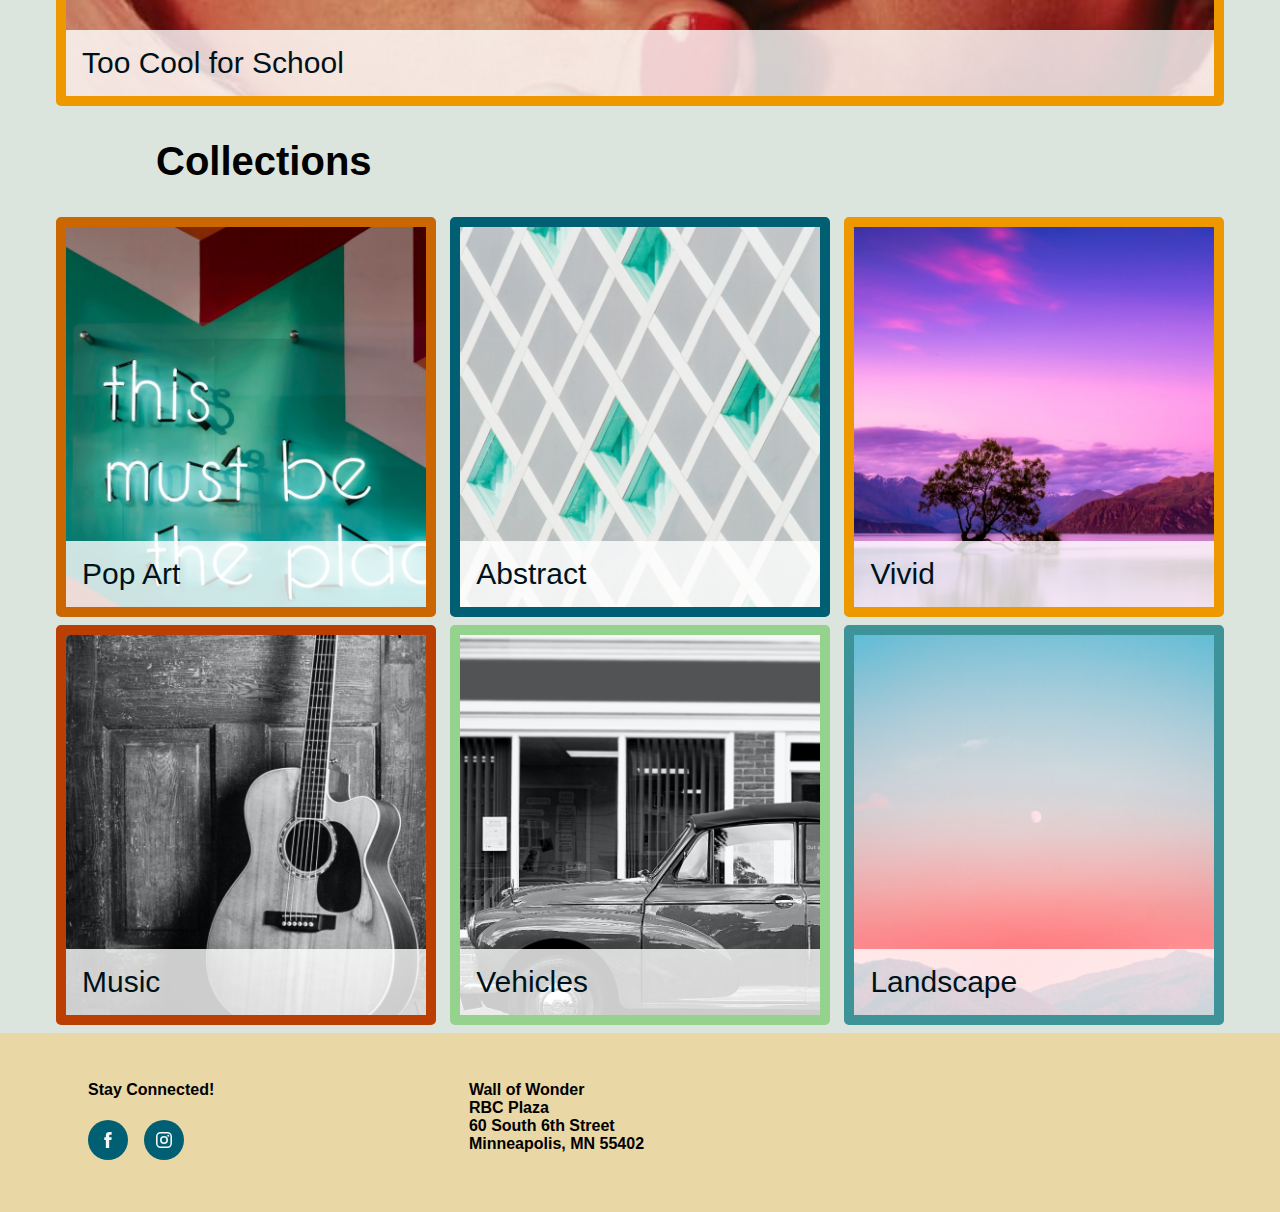
<file: 7-wrapup/begin/index.html>
<!DOCTYPE html>
<html lang="en">

<head>
    <meta charset="UTF-8" />
    <meta http-equiv="X-UA-Compatible" content="IE=edge" />
    <meta name="viewport" content="width=device-width, initial-scale=1.0" />
    <title>Collections</title>
    <link href="css/style.css" rel="stylesheet" />
</head>

<body>
    <div class="header">
        <header>
            <nav>
                <ul>
                    <li>
                        <a href="#"><img src="img/header-logo.svg" alt="Wall of Wonder. Click for home." /></a>
                    </li>
                    <li><a href="#">Collections</a></li>
                    <li><a href="#">About</a></li>
                    <li><a href="#">Contact</a></li>
                    <li><a href="#">Donate</a></li>
                </ul>
            </nav>
        </header>
    </div>
    <section id="hero">
        <picture>
            <source srcset="img/hero-1200.png" media="(min-width: 839px)" />
            <source srcset="img/hero-838.png" media="(min-width: 301px)" />
            <img src="img/hero-300.png" alt="Rainbow hero image banner." />
        </picture>
    </section>
    <section id="mission">
        <h2>Our Mission</h2>
        <div class="missiontext">
            <p>
                <img src="img/logo2.png" alt="Logo for Wall of Wonder." class="missionimg" /> We strive to bring people interesting and unique art that inspires them to be more creative and enjoy their homes. We know art can be expensive, so we work with
                a rotating set of artists and photographers to being you fantastic prints - all for free. We just ask that you donate what you think is fair, or share the site with someone who might like great art as much as you do.
            </p>
        </div>
    </section>
    <section id="featured">
        <h2>Featured Print</h2>

        <figure class="color6">
            <img sizes="(min-width: 300px) 33.3vw, 100vw" srcset="
            img/too-cool-300.jpg   300w,
            img/too-cool-740.jpg   740w,
            img/too-cool-1058.jpg 1058w,
            img/too-cool-1200.jpg 1200w
          " src="img/too-cool-1200.jpg" alt="Closeup of woman in sunglasses showing eyes, nose, and fingers over mouth." />

            <figcaption><a href="#">Too Cool for School</a></figcaption>
        </figure>
    </section>
    <section id="collections">
        <h2>Collections</h2>
        <ul>
            <li>
                <figure class="color7">
                    <img src="img/pop-art.jpg" alt="Pop Art: This must be the place" />
                    <figcaption><a href="#">Pop Art</a></figcaption>
                </figure>
            </li>
            <li>
                <figure class="color2">
                    <img src="img/abstract.jpg" alt="Abstract: grey and green squares." />
                    <figcaption><a href="#">Abstract</a></figcaption>
                </figure>
            </li>
            <li>
                <figure class="color6">
                    <img src="img/vivid.jpg" alt="Tree on island in lake with purple sunrise." />
                    <figcaption><a href="#">Vivid</a></figcaption>
                </figure>
            </li>
            <li>
                <figure class="color8">
                    <img src="img/music.jpg" alt="Music: guitar leaning against wall." />
                    <figcaption><a href="#">Music</a></figcaption>
                </figure>
            </li>
            <li>
                <figure class="color4">
                    <img src="img/vehicles.jpg" alt="Vehicles: 1930's car on street." />
                    <figcaption><a href="#">Vehicles</a></figcaption>
                </figure>
            </li>
            <li>
                <figure class="color3">
                    <img src="img/landscape.jpg" alt="Landscape: moonrise over tree-covered mountains." />
                    <figcaption><a href="#">Landscape</a></figcaption>
                </figure>
            </li>
        </ul>
    </section>
    <div class="footer">
        <footer>
            <div class="social">
                <h4>Stay Connected!</h4>
                <ul>
                    <li>
                        <a href="https://www.facebook.com" target="_blank"><img src="img/facebook-icon.svg" alt="Visit us at Facebook." /></a>
                    </li>
                    <li>
                        <a href="https://www.instagram.com" target="_blank"><img src="img/instagram-icon.svg" alt="Visit us on Instagram." /></a>
                    </li>
                </ul>
            </div>
            <address>
          Wall of Wonder <br />
          RBC Plaza<br />
          60 South 6th Street<br />
          Minneapolis, MN 55402
        </address>
        </footer>
    </div>
</body>

</html>
</file>
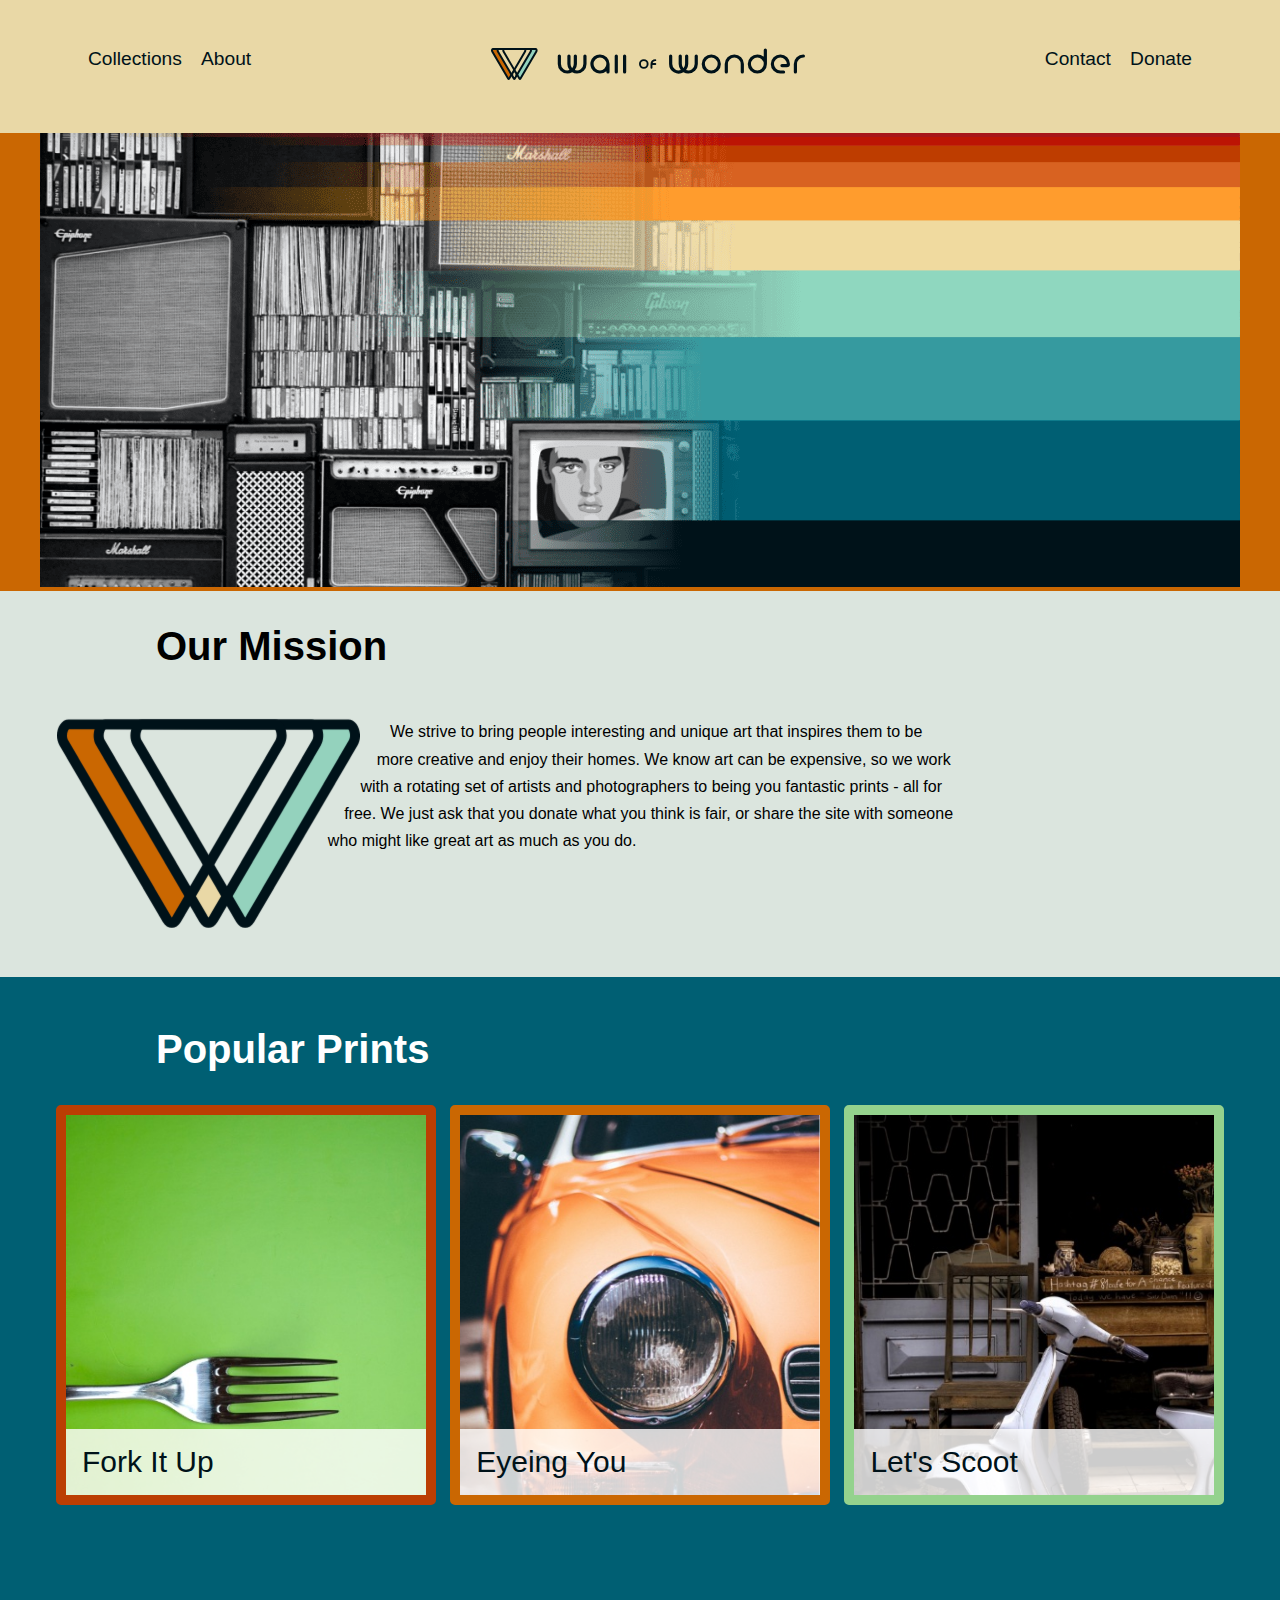
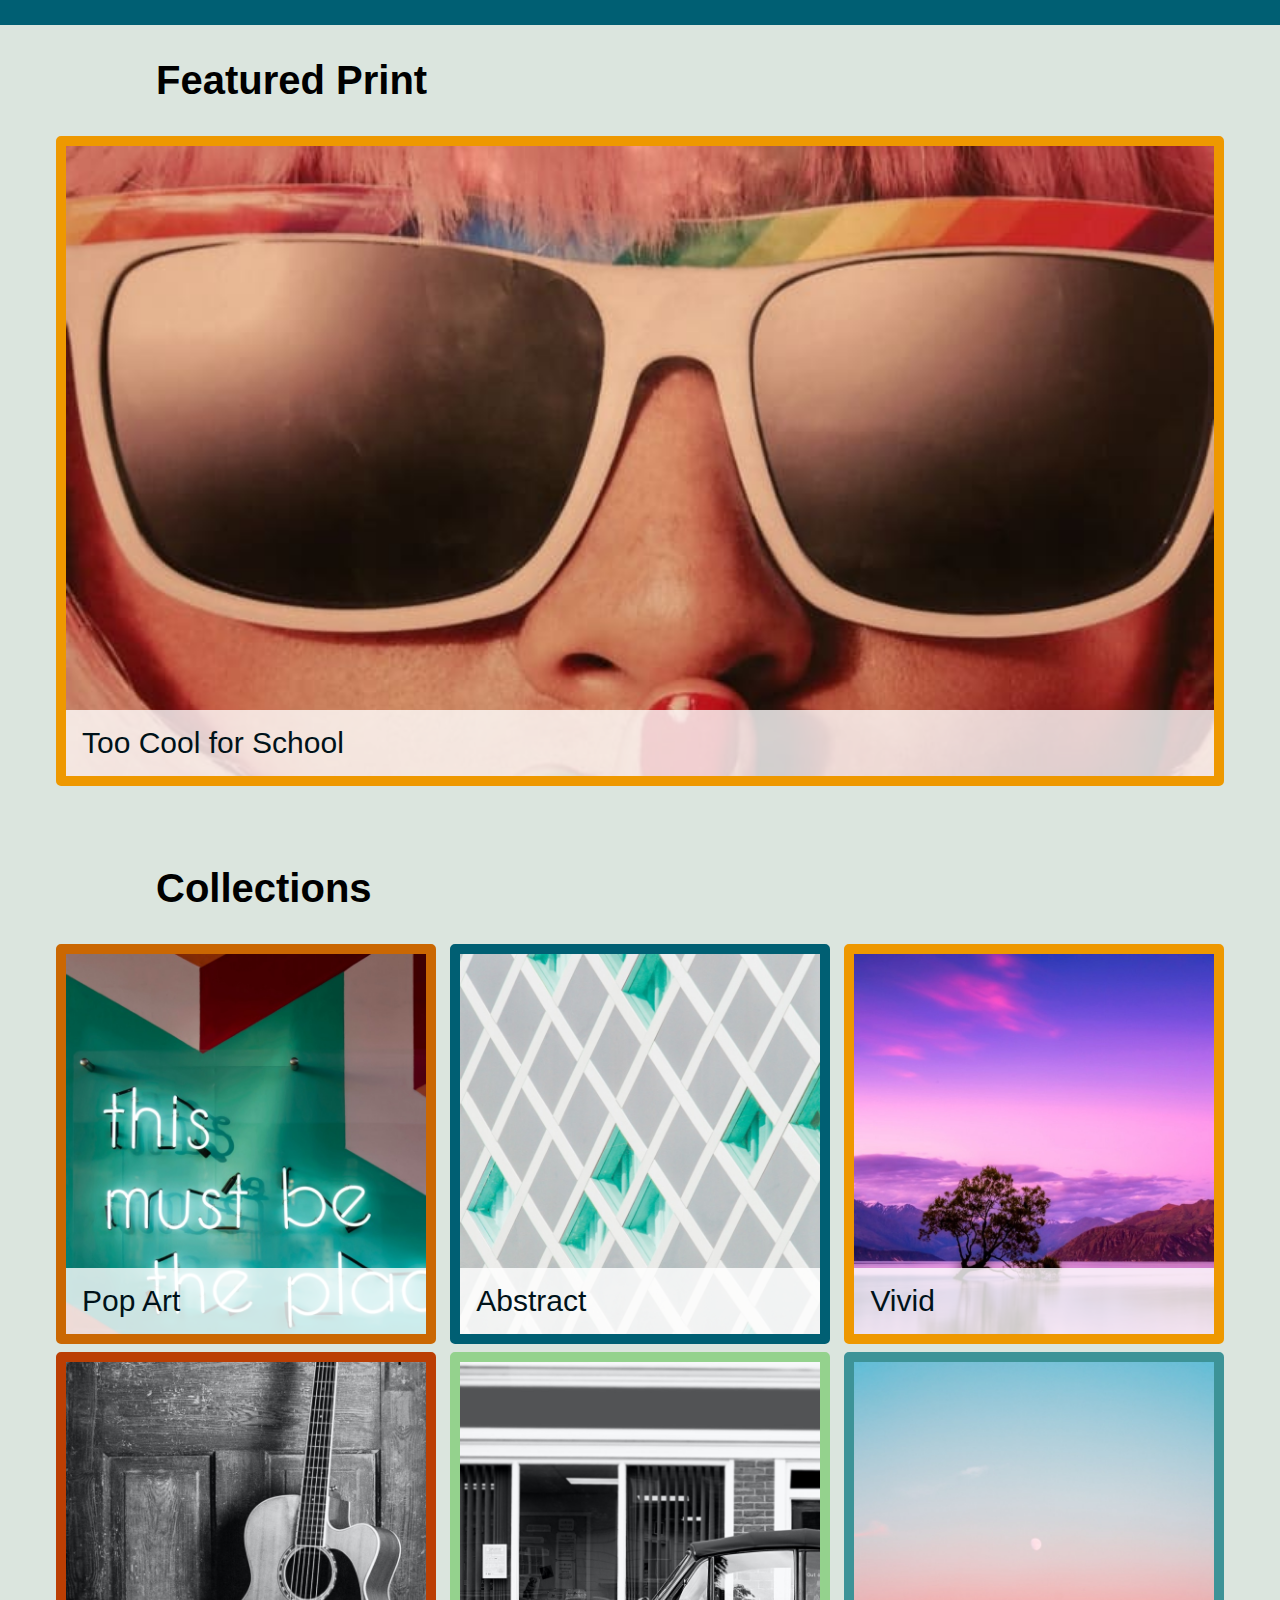
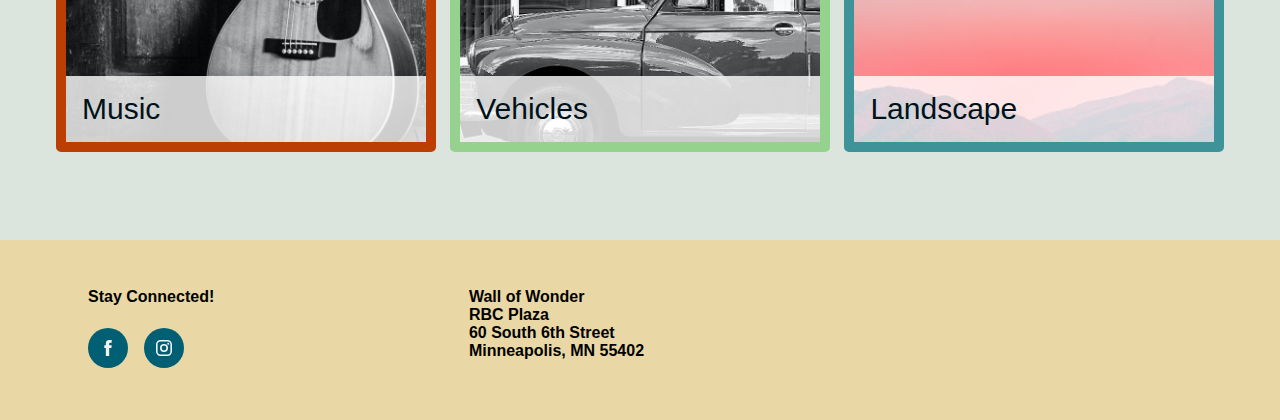
<file: 7-wrapup/end/index.html>
<!DOCTYPE html>
<html lang="en">

<head>
    <meta charset="UTF-8" />
    <meta http-equiv="X-UA-Compatible" content="IE=edge" />
    <meta name="viewport" content="width=device-width, initial-scale=1.0" />
    <title>Collections</title>
    <link href="css/style.css" rel="stylesheet" />
</head>

<body>
    <div class="header">
        <header>
            <nav>
                <ul>
                    <li>
                        <a href="#"><img src="img/header-logo.svg" alt="Wall of Wonder. Click for home." /></a>
                    </li>
                    <li><a href="#">Collections</a></li>
                    <li><a href="#">About</a></li>
                    <li><a href="#">Contact</a></li>
                    <li><a href="#">Donate</a></li>
                </ul>
            </nav>
        </header>
    </div>
    <section id="hero">
        <picture>
            <source srcset="img/hero-1200.png" media="(min-width: 839px)" />
            <source srcset="img/hero-838.png" media="(min-width: 301px)" />
            <img src="img/hero-300.png" alt="Rainbow hero image banner." />
        </picture>
    </section>
    <section id="mission">
        <h2>Our Mission</h2>
        <div class="missiontext">
            <p>
                <img src="img/logo2.png" alt="Logo for Wall of Wonder." class="missionimg" /> We strive to bring people interesting and unique art that inspires them to be more creative and enjoy their homes. We know art can be expensive, so we work with
                a rotating set of artists and photographers to being you fantastic prints - all for free. We just ask that you donate what you think is fair, or share the site with someone who might like great art as much as you do.
            </p>
        </div>
    </section>
    <div class="stripe">
        <section id="popular">
            <h2>Popular Prints</h2>
            <ul>
                <li>
                    <figure class="color8">
                        <img src="img/fork-it-up.jpg" alt="Fork on green background" />
                        <figcaption><a href="#">Fork It Up</a></figcaption>
                    </figure>
                </li>
                <li>
                    <figure class="color7">
                        <img src="img/eyeing-you.jpg" alt="Viewing part of an orange car with an oversized headlight." />
                        <figcaption><a href="#">Eyeing You</a></figcaption>
                    </figure>
                </li>
                <li>
                    <figure class="color4">
                        <img src="img/lets-scoot.jpg" alt="Vespa scooter parked on a street." />
                        <figcaption><a href="#">Let's Scoot</a></figcaption>
                    </figure>
                </li>
            </ul>
        </section>
    </div>
    <section id="featured">
        <h2>Featured Print</h2>

        <figure class="color6">
            <img sizes="(min-width: 300px) 33.3vw, 100vw" srcset="
            img/too-cool-300.jpg   300w,
            img/too-cool-740.jpg   740w,
            img/too-cool-1058.jpg 1058w,
            img/too-cool-1200.jpg 1200w
          " src="img/too-cool-1200.jpg" alt="Closeup of woman in sunglasses showing eyes, nose, and fingers over mouth." />

            <figcaption><a href="#">Too Cool for School</a></figcaption>
        </figure>
    </section>
    <section id="collections">
        <h2>Collections</h2>
        <ul>
            <li>
                <figure class="color7">
                    <img src="img/pop-art.jpg" alt="Pop Art: This must be the place" />
                    <figcaption><a href="#">Pop Art</a></figcaption>
                </figure>
            </li>
            <li>
                <figure class="color2">
                    <img src="img/abstract.jpg" alt="Abstract: grey and green squares." />
                    <figcaption><a href="#">Abstract</a></figcaption>
                </figure>
            </li>
            <li>
                <figure class="color6">
                    <img src="img/vivid.jpg" alt="Tree on island in lake with purple sunrise." />
                    <figcaption><a href="#">Vivid</a></figcaption>
                </figure>
            </li>
            <li>
                <figure class="color8">
                    <img src="img/music.jpg" alt="Music: guitar leaning against wall." />
                    <figcaption><a href="#">Music</a></figcaption>
                </figure>
            </li>
            <li>
                <figure class="color4">
                    <img src="img/vehicles.jpg" alt="Vehicles: 1930's car on street." />
                    <figcaption><a href="#">Vehicles</a></figcaption>
                </figure>
            </li>
            <li>
                <figure class="color3">
                    <img src="img/landscape.jpg" alt="Landscape: moonrise over tree-covered mountains." />
                    <figcaption><a href="#">Landscape</a></figcaption>
                </figure>
            </li>
        </ul>
    </section>
    <div class="footer">
        <footer>
            <div class="social">
                <h4>Stay Connected!</h4>
                <ul>
                    <li>
                        <a href="https://www.facebook.com" target="_blank"><img src="img/facebook-icon.svg" alt="Visit us at Facebook." /></a>
                    </li>
                    <li>
                        <a href="https://www.instagram.com" target="_blank"><img src="img/instagram-icon.svg" alt="Visit us on Instagram." /></a>
                    </li>
                </ul>
            </div>
            <address>
          Wall of Wonder <br />
          RBC Plaza<br />
          60 South 6th Street<br />
          Minneapolis, MN 55402
        </address>
        </footer>
    </div>
</body>

</html>
</file>
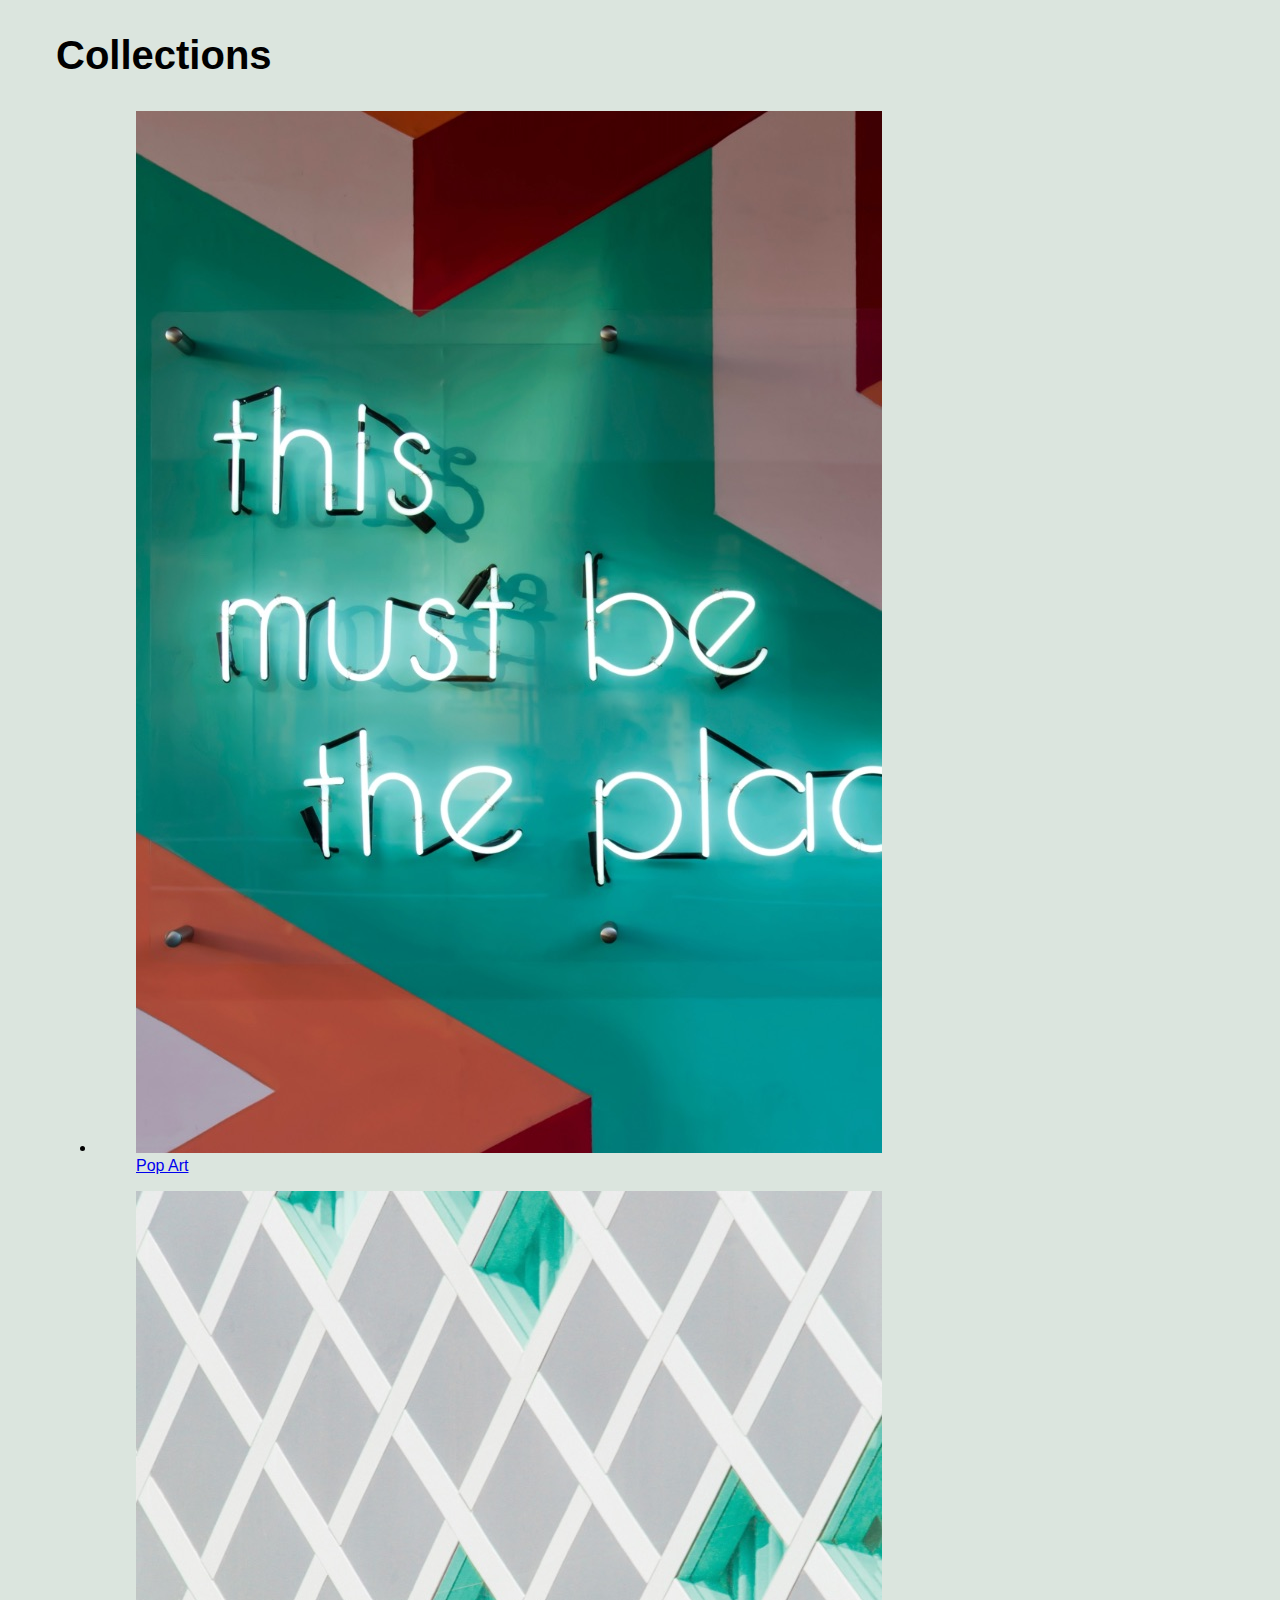
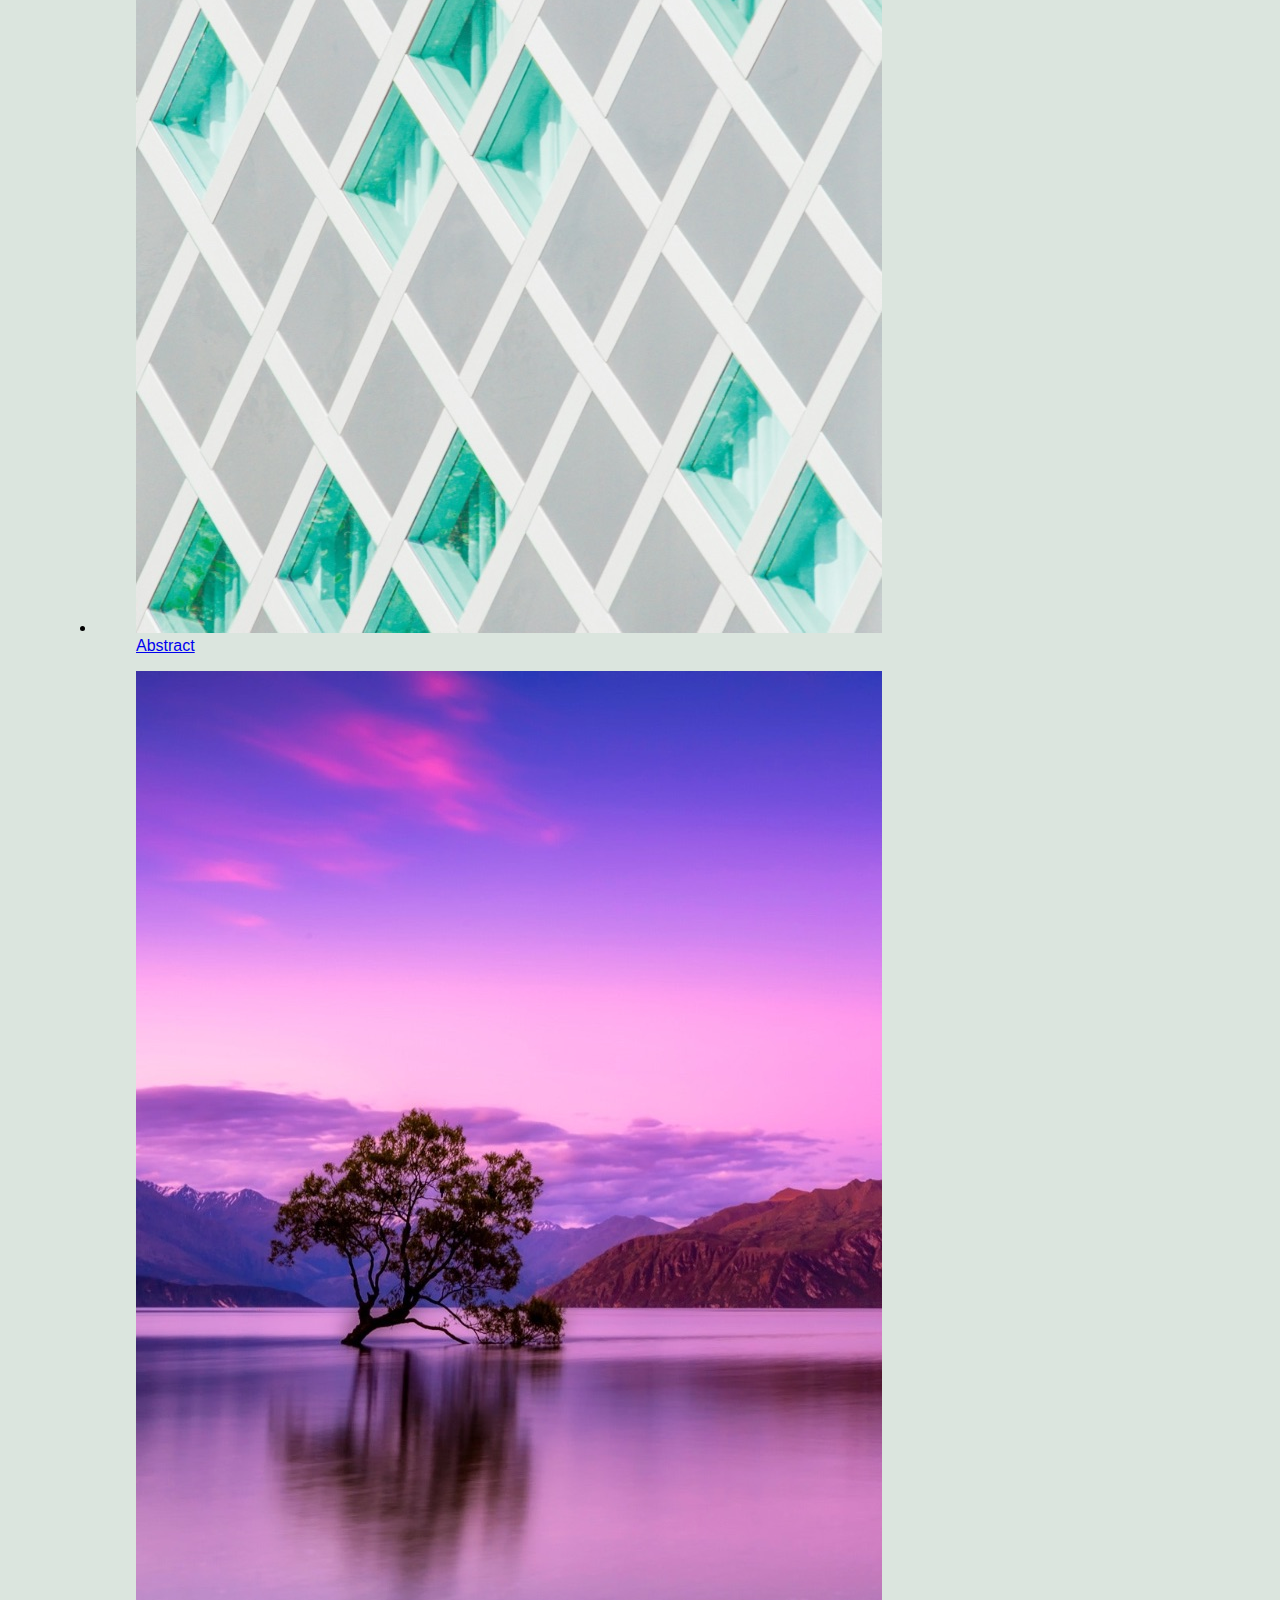
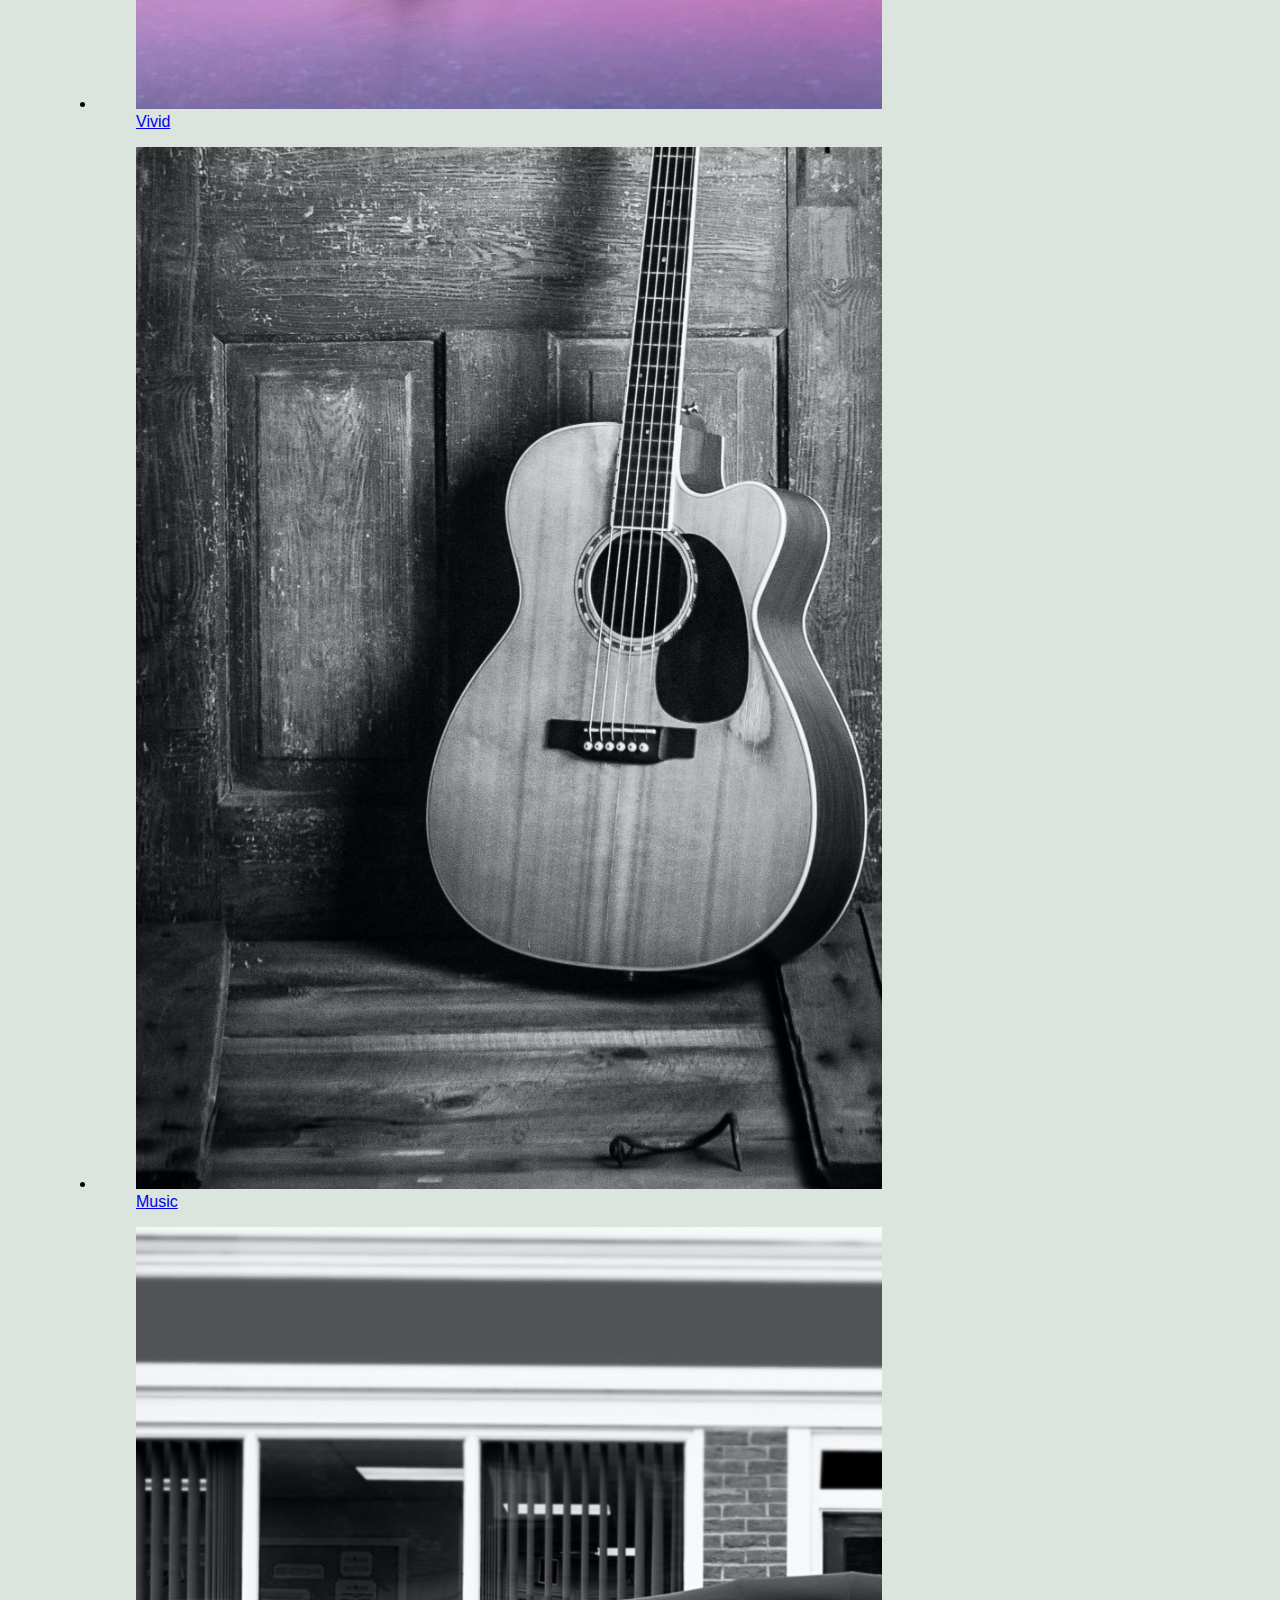
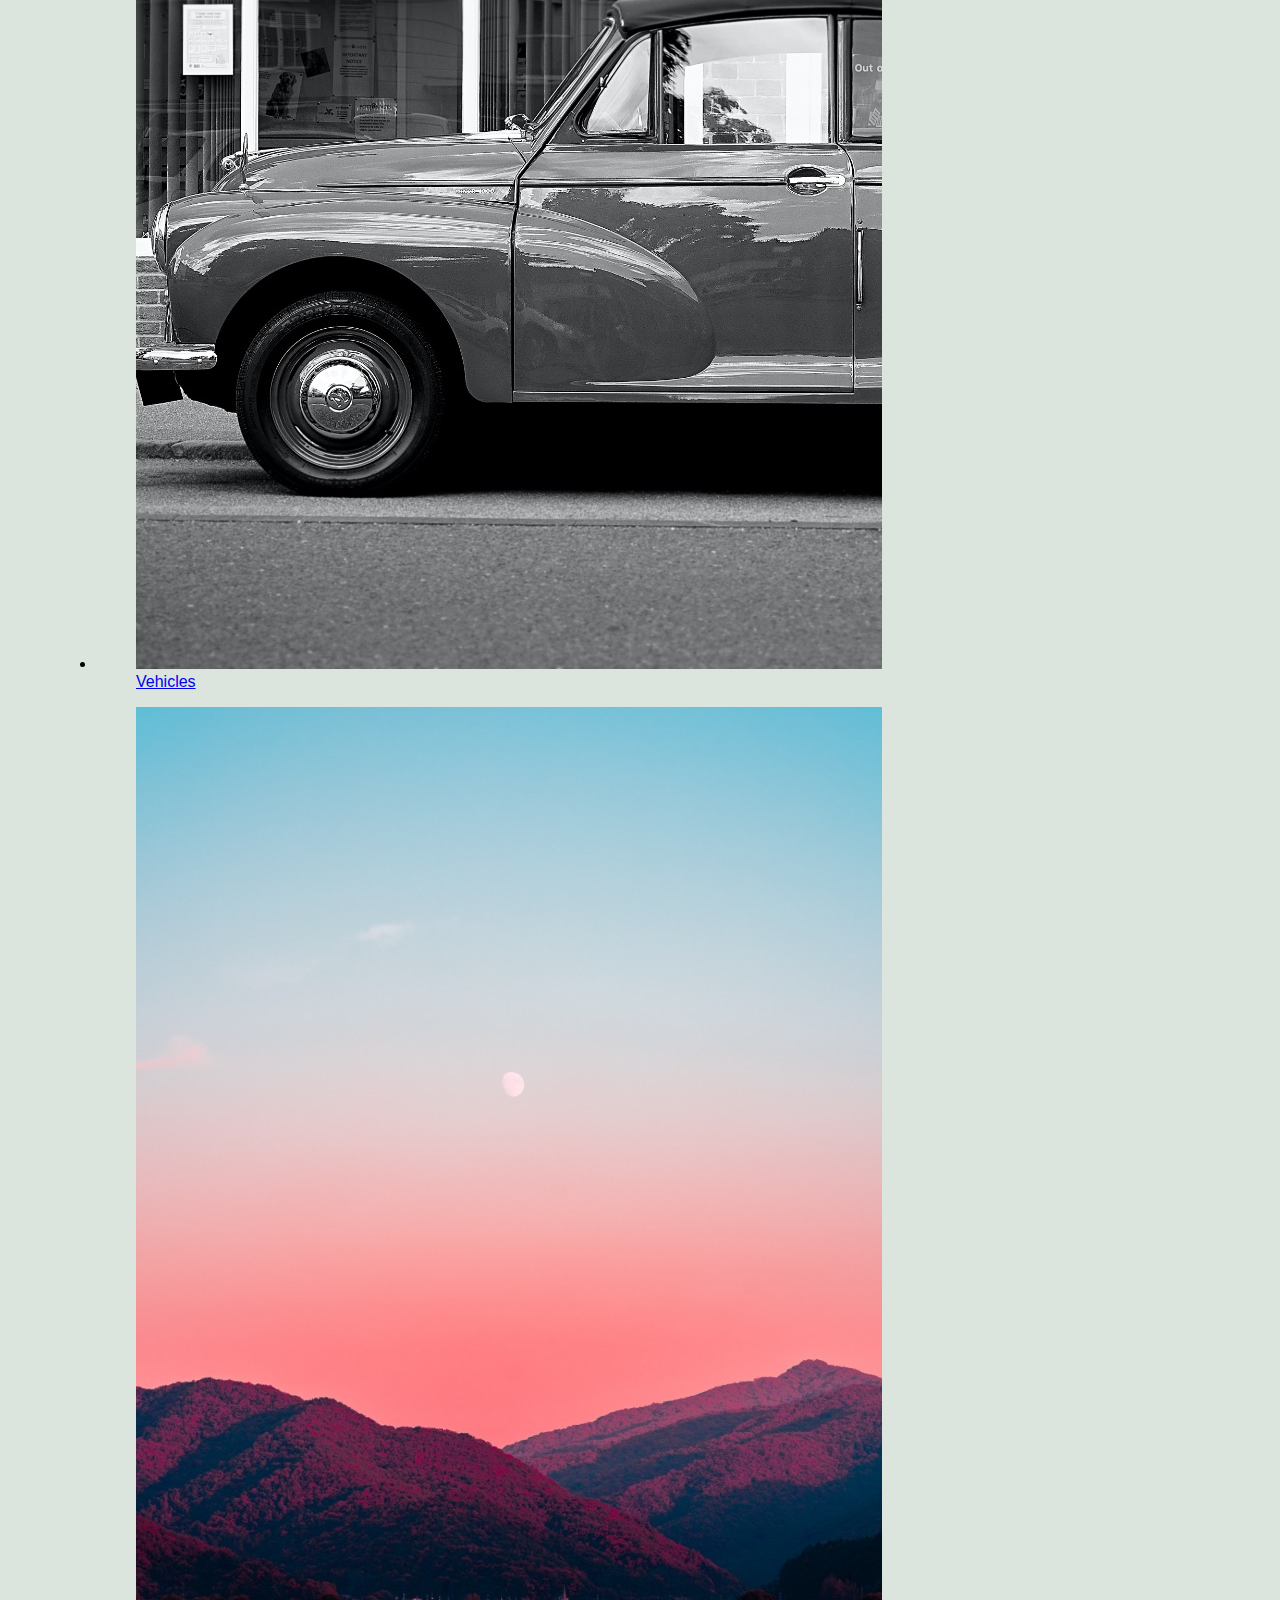
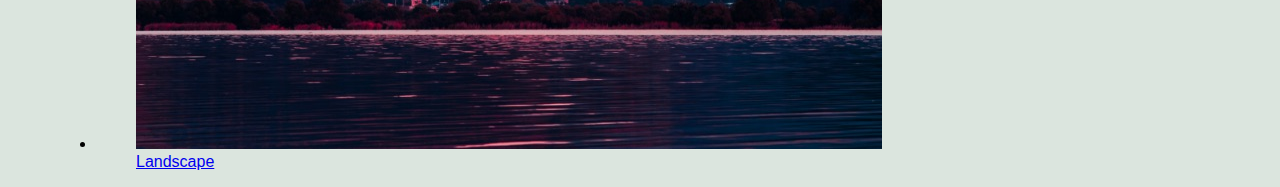
<file: 4-flexbox-exercises/4a-collections/begin/index.html>
<!DOCTYPE html>
<html lang="en">

<head>
    <meta charset="UTF-8" />
    <meta http-equiv="X-UA-Compatible" content="IE=edge" />
    <meta name="viewport" content="width=device-width, initial-scale=1.0" />
    <title>Collections</title>
    <link href="css/style.css" rel="stylesheet" />
</head>

<body>
    <section id="collections">
        <h2>Collections</h2>
        <ul>
            <li>
                <figure>
                    <img src="img/pop-art.jpg" alt="Pop Art: This must be the place" />
                    <figcaption><a href="#">Pop Art</a></figcaption>
                </figure>
            </li>
            <li>
                <figure>
                    <img src="img/abstract.jpg" alt="Abstract: grey and green squares." />
                    <figcaption><a href="#">Abstract</a></figcaption>
                </figure>
            </li>
            <li>
                <figure>
                    <img src="img/vivid.jpg" alt="Tree on island in lake with purple sunrise." />
                    <figcaption><a href="#">Vivid</a></figcaption>
                </figure>
            </li>
            <li>
                <figure>
                    <img src="img/music.jpg" alt="Music: guitar leaning against wall." />
                    <figcaption><a href="#">Music</a></figcaption>
                </figure>
            </li>
            <li>
                <figure>
                    <img src="img/vehicles.jpg" alt="Vehicles: 1930's car on street." />
                    <figcaption><a href="#">Vehicles</a></figcaption>
                </figure>
            </li>
            <li>
                <figure>
                    <img src="img/landscape.jpg" alt="Landscape: moonrise over tree-covered mountains." />
                    <figcaption><a href="#">Landscape</a></figcaption>
                </figure>
            </li>
        </ul>
    </section>
</body>

</html>
</file>
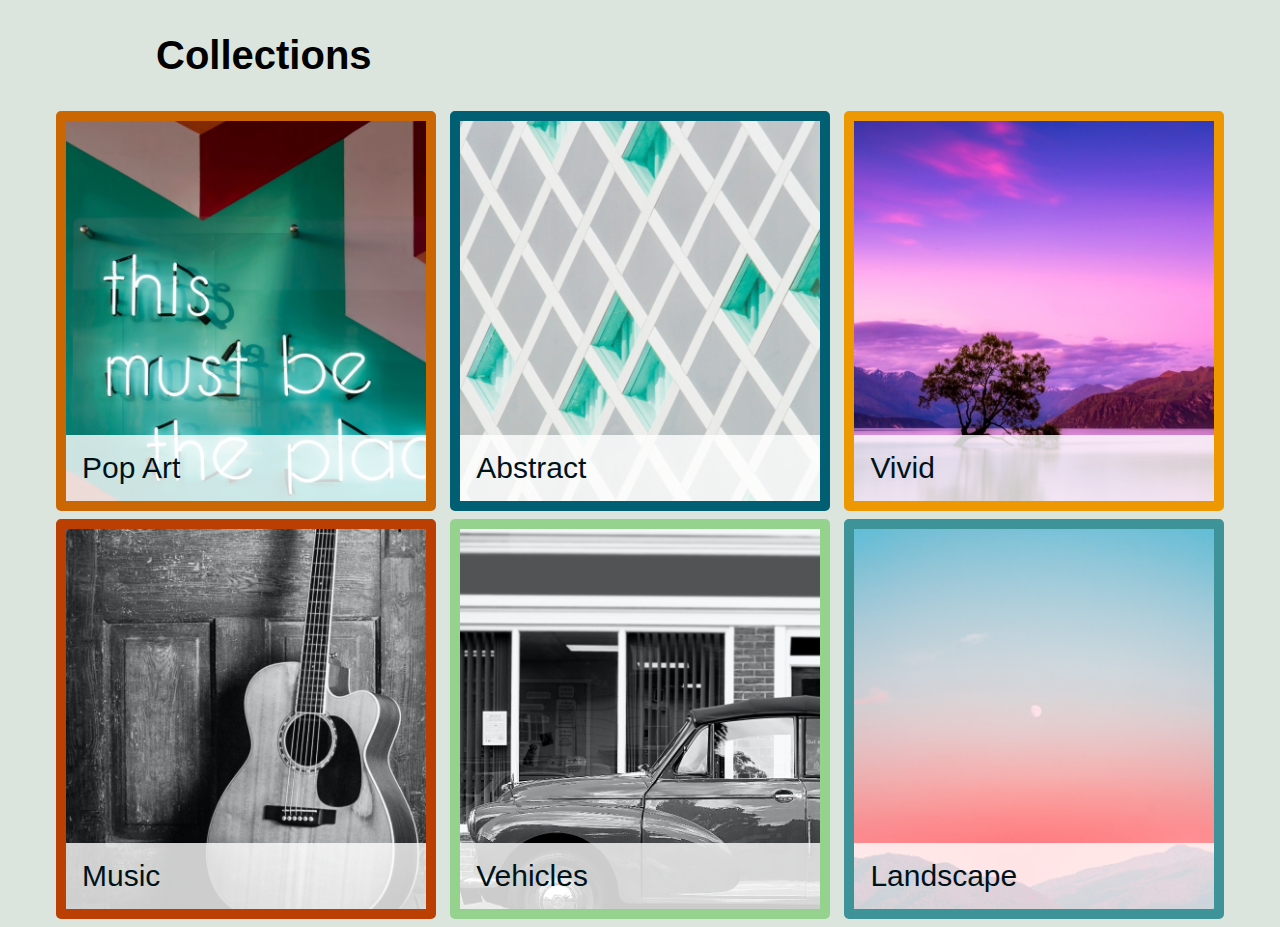
<file: 4-flexbox-exercises/4a-collections/end/index.html>
<!DOCTYPE html>
<html lang="en">

<head>
    <meta charset="UTF-8" />
    <meta http-equiv="X-UA-Compatible" content="IE=edge" />
    <meta name="viewport" content="width=device-width, initial-scale=1.0" />
    <title>Collections</title>
    <link href="css/style.css" rel="stylesheet" />
</head>

<body>
    <section id="collections">
        <h2>Collections</h2>
        <ul>
            <li>
                <figure class="color7">
                    <img src="img/pop-art.jpg" alt="Pop Art: This must be the place" />
                    <figcaption><a href="#">Pop Art</a></figcaption>
                </figure>
            </li>
            <li>
                <figure class="color2">
                    <img src="img/abstract.jpg" alt="Abstract: grey and green squares." />
                    <figcaption><a href="#">Abstract</a></figcaption>
                </figure>
            </li>
            <li>
                <figure class="color6">
                    <img src="img/vivid.jpg" alt="Tree on island in lake with purple sunrise." />
                    <figcaption><a href="#">Vivid</a></figcaption>
                </figure>
            </li>
            <li>
                <figure class="color8">
                    <img src="img/music.jpg" alt="Music: guitar leaning against wall." />
                    <figcaption><a href="#">Music</a></figcaption>
                </figure>
            </li>
            <li>
                <figure class="color4">
                    <img src="img/vehicles.jpg" alt="Vehicles: 1930's car on street." />
                    <figcaption><a href="#">Vehicles</a></figcaption>
                </figure>
            </li>
            <li>
                <figure class="color3">
                    <img src="img/landscape.jpg" alt="Landscape: moonrise over tree-covered mountains." />
                    <figcaption><a href="#">Landscape</a></figcaption>
                </figure>
            </li>
        </ul>
    </section>
</body>

</html>
</file>
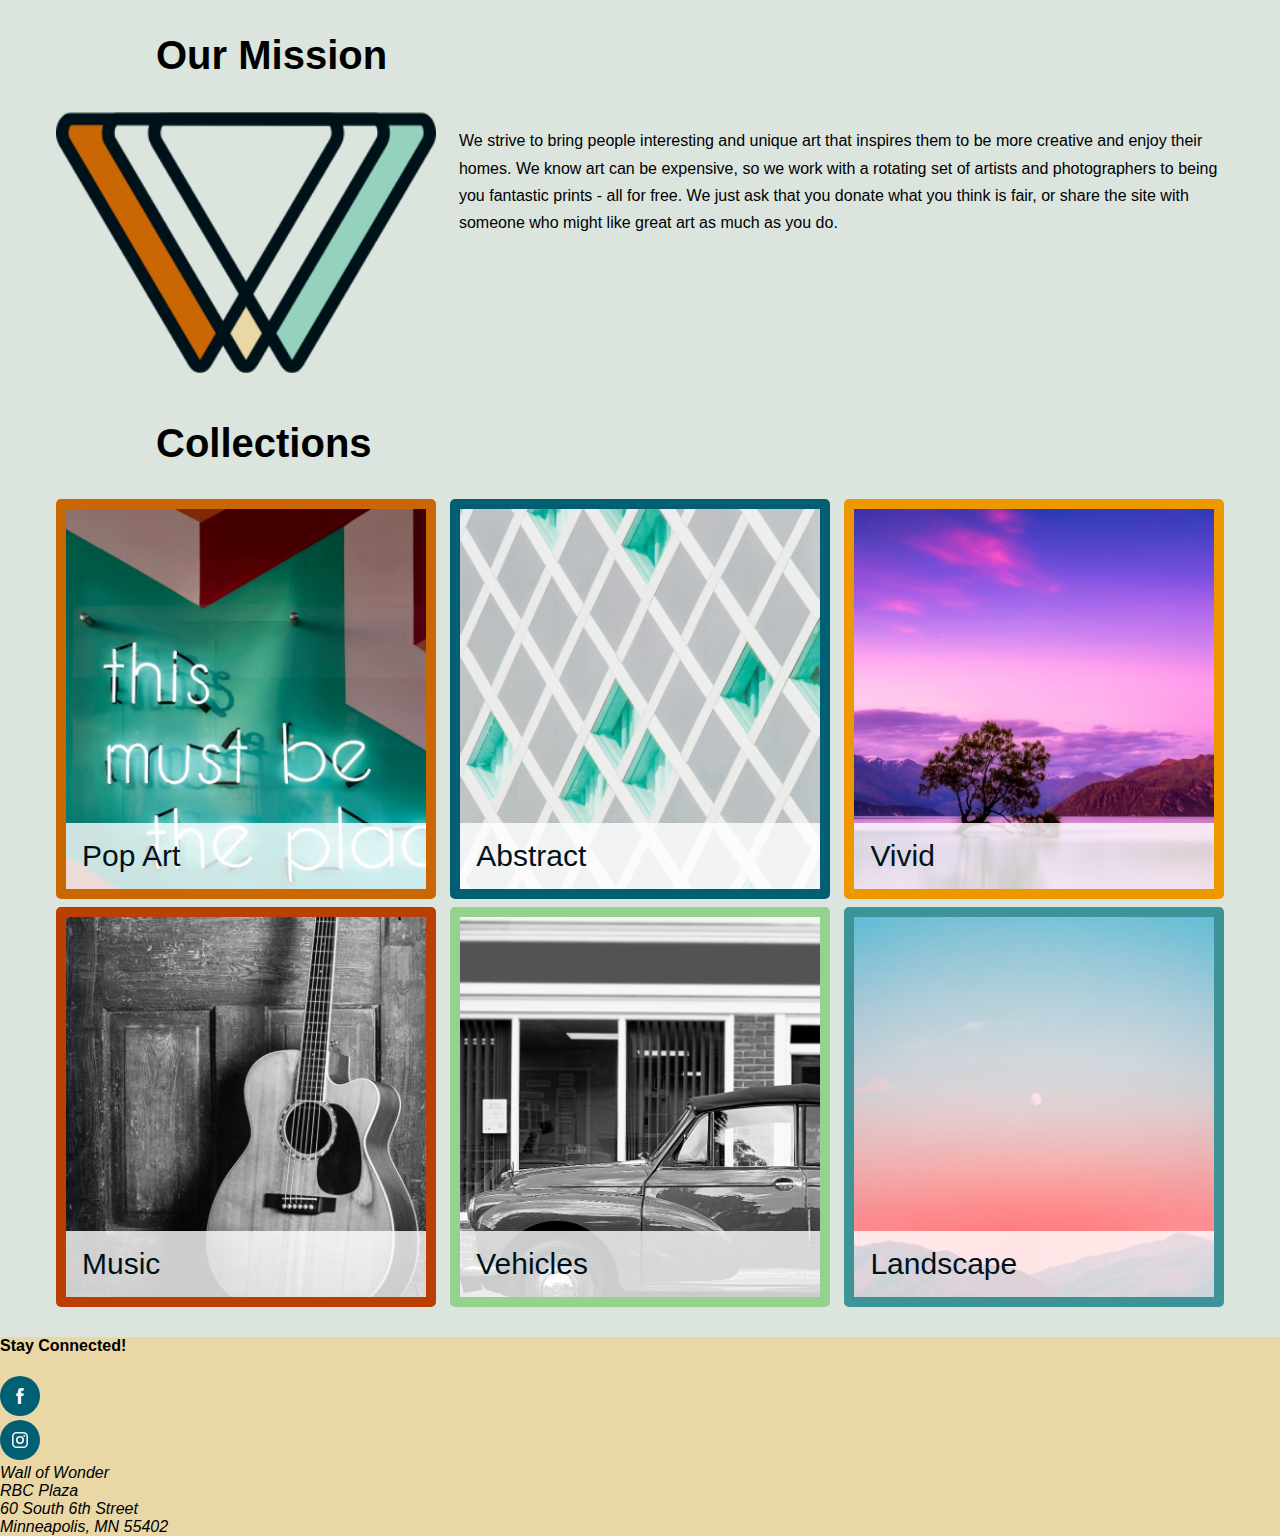
<file: 4-flexbox-exercises/4b-mission/end-alt/index.html>
<!DOCTYPE html>
<html lang="en">

<head>
    <meta charset="UTF-8" />
    <meta http-equiv="X-UA-Compatible" content="IE=edge" />
    <meta name="viewport" content="width=device-width, initial-scale=1.0" />
    <title>Collections</title>
    <link href="css/style.css" rel="stylesheet" />
</head>

<body>
    <section id="mission">
        <h2>Our Mission</h2>
        <div class="missiontext">
            <p>
                We strive to bring people interesting and unique art that inspires them to be more creative and enjoy their homes. We know art can be expensive, so we work with a rotating set of artists and photographers to being you fantastic prints - all for free.
                We just ask that you donate what you think is fair, or share the site with someone who might like great art as much as you do.
            </p>
            <figure>
                <img src="img/logo.png" alt="Logo for Wall of Wonder." class="missionimg" />
            </figure>
        </div>
    </section>
    <section id="collections">
        <h2>Collections</h2>
        <ul>
            <li>
                <figure class="color7">
                    <img src="img/pop-art.jpg" alt="Pop Art: This must be the place" />
                    <figcaption><a href="#">Pop Art</a></figcaption>
                </figure>
            </li>
            <li>
                <figure class="color2">
                    <img src="img/abstract.jpg" alt="Abstract: grey and green squares." />
                    <figcaption><a href="#">Abstract</a></figcaption>
                </figure>
            </li>
            <li>
                <figure class="color6">
                    <img src="img/vivid.jpg" alt="Tree on island in lake with purple sunrise." />
                    <figcaption><a href="#">Vivid</a></figcaption>
                </figure>
            </li>
            <li>
                <figure class="color8">
                    <img src="img/music.jpg" alt="Music: guitar leaning against wall." />
                    <figcaption><a href="#">Music</a></figcaption>
                </figure>
            </li>
            <li>
                <figure class="color4">
                    <img src="img/vehicles.jpg" alt="Vehicles: 1930's car on street." />
                    <figcaption><a href="#">Vehicles</a></figcaption>
                </figure>
            </li>
            <li>
                <figure class="color3">
                    <img src="img/landscape.jpg" alt="Landscape: moonrise over tree-covered mountains." />
                    <figcaption><a href="#">Landscape</a></figcaption>
                </figure>
            </li>
        </ul>
    </section>
    <footer>
        <div class="social">
            <h4>Stay Connected!</h4>
            <ul>
                <li>
                    <a href="https://www.facebook.com" target="_blank"><img src="img/facebook-icon.svg" alt="Visit us at Facebook." /></a>
                </li>
                <li>
                    <a href="https://www.instagram.com" target="_blank"><img src="img/instagram-icon.svg" alt="Visit us on Instagram." /></a>
                </li>
            </ul>
        </div>
        <address>
        Wall of Wonder <br />
        RBC Plaza<br />
        60 South 6th Street<br />
        Minneapolis, MN 55402
      </address>
    </footer>
</body>

</html>
</file>
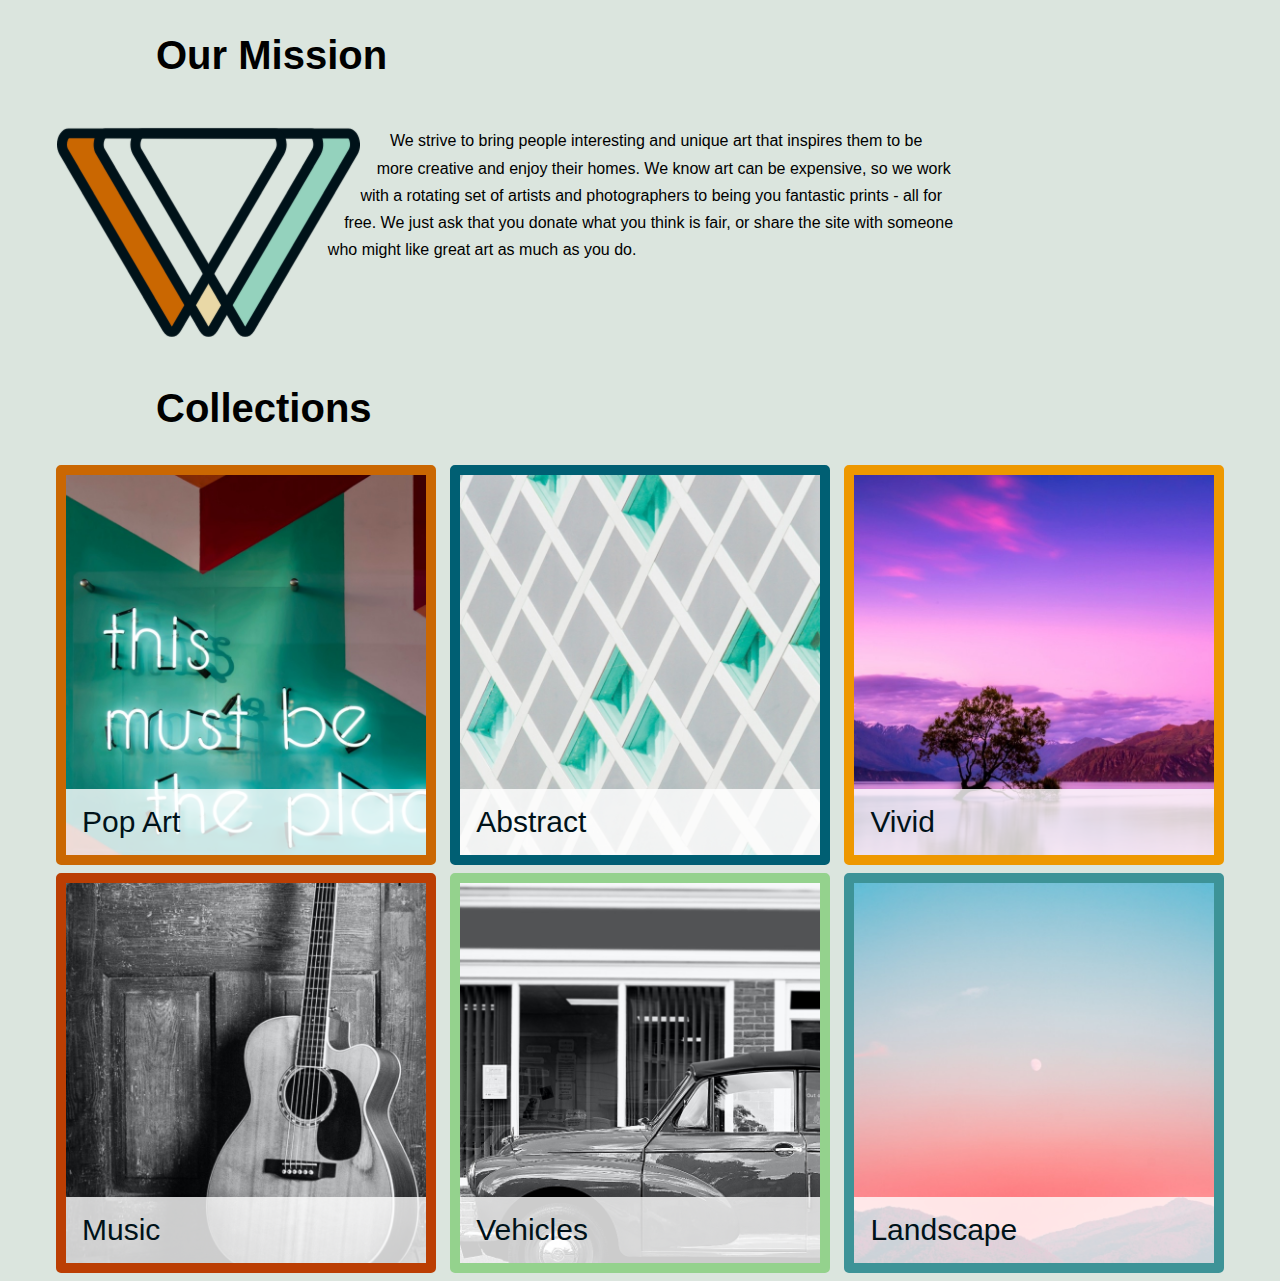
<file: 4-flexbox-exercises/4b-mission/end/index.html>
<!DOCTYPE html>
<html lang="en">

<head>
    <meta charset="UTF-8" />
    <meta http-equiv="X-UA-Compatible" content="IE=edge" />
    <meta name="viewport" content="width=device-width, initial-scale=1.0" />
    <title>Collections</title>
    <link href="css/style.css" rel="stylesheet" />
</head>

<body>
    <section id="mission">
        <h2>Our Mission</h2>
        <div class="missiontext">
            <p>
                <img src="img/logo2.png" alt="Logo for Wall of Wonder." class="missionimg" /> We strive to bring people interesting and unique art that inspires them to be more creative and enjoy their homes. We know art can be expensive, so we work with
                a rotating set of artists and photographers to being you fantastic prints - all for free. We just ask that you donate what you think is fair, or share the site with someone who might like great art as much as you do.
            </p>
        </div>
    </section>
    <section id="collections">
        <h2>Collections</h2>
        <ul>
            <li>
                <figure class="color7">
                    <img src="img/pop-art.jpg" alt="Pop Art: This must be the place" />
                    <figcaption><a href="#">Pop Art</a></figcaption>
                </figure>
            </li>
            <li>
                <figure class="color2">
                    <img src="img/abstract.jpg" alt="Abstract: grey and green squares." />
                    <figcaption><a href="#">Abstract</a></figcaption>
                </figure>
            </li>
            <li>
                <figure class="color6">
                    <img src="img/vivid.jpg" alt="Tree on island in lake with purple sunrise." />
                    <figcaption><a href="#">Vivid</a></figcaption>
                </figure>
            </li>
            <li>
                <figure class="color8">
                    <img src="img/music.jpg" alt="Music: guitar leaning against wall." />
                    <figcaption><a href="#">Music</a></figcaption>
                </figure>
            </li>
            <li>
                <figure class="color4">
                    <img src="img/vehicles.jpg" alt="Vehicles: 1930's car on street." />
                    <figcaption><a href="#">Vehicles</a></figcaption>
                </figure>
            </li>
            <li>
                <figure class="color3">
                    <img src="img/landscape.jpg" alt="Landscape: moonrise over tree-covered mountains." />
                    <figcaption><a href="#">Landscape</a></figcaption>
                </figure>
            </li>
        </ul>
    </section>
</body>

</html>
</file>
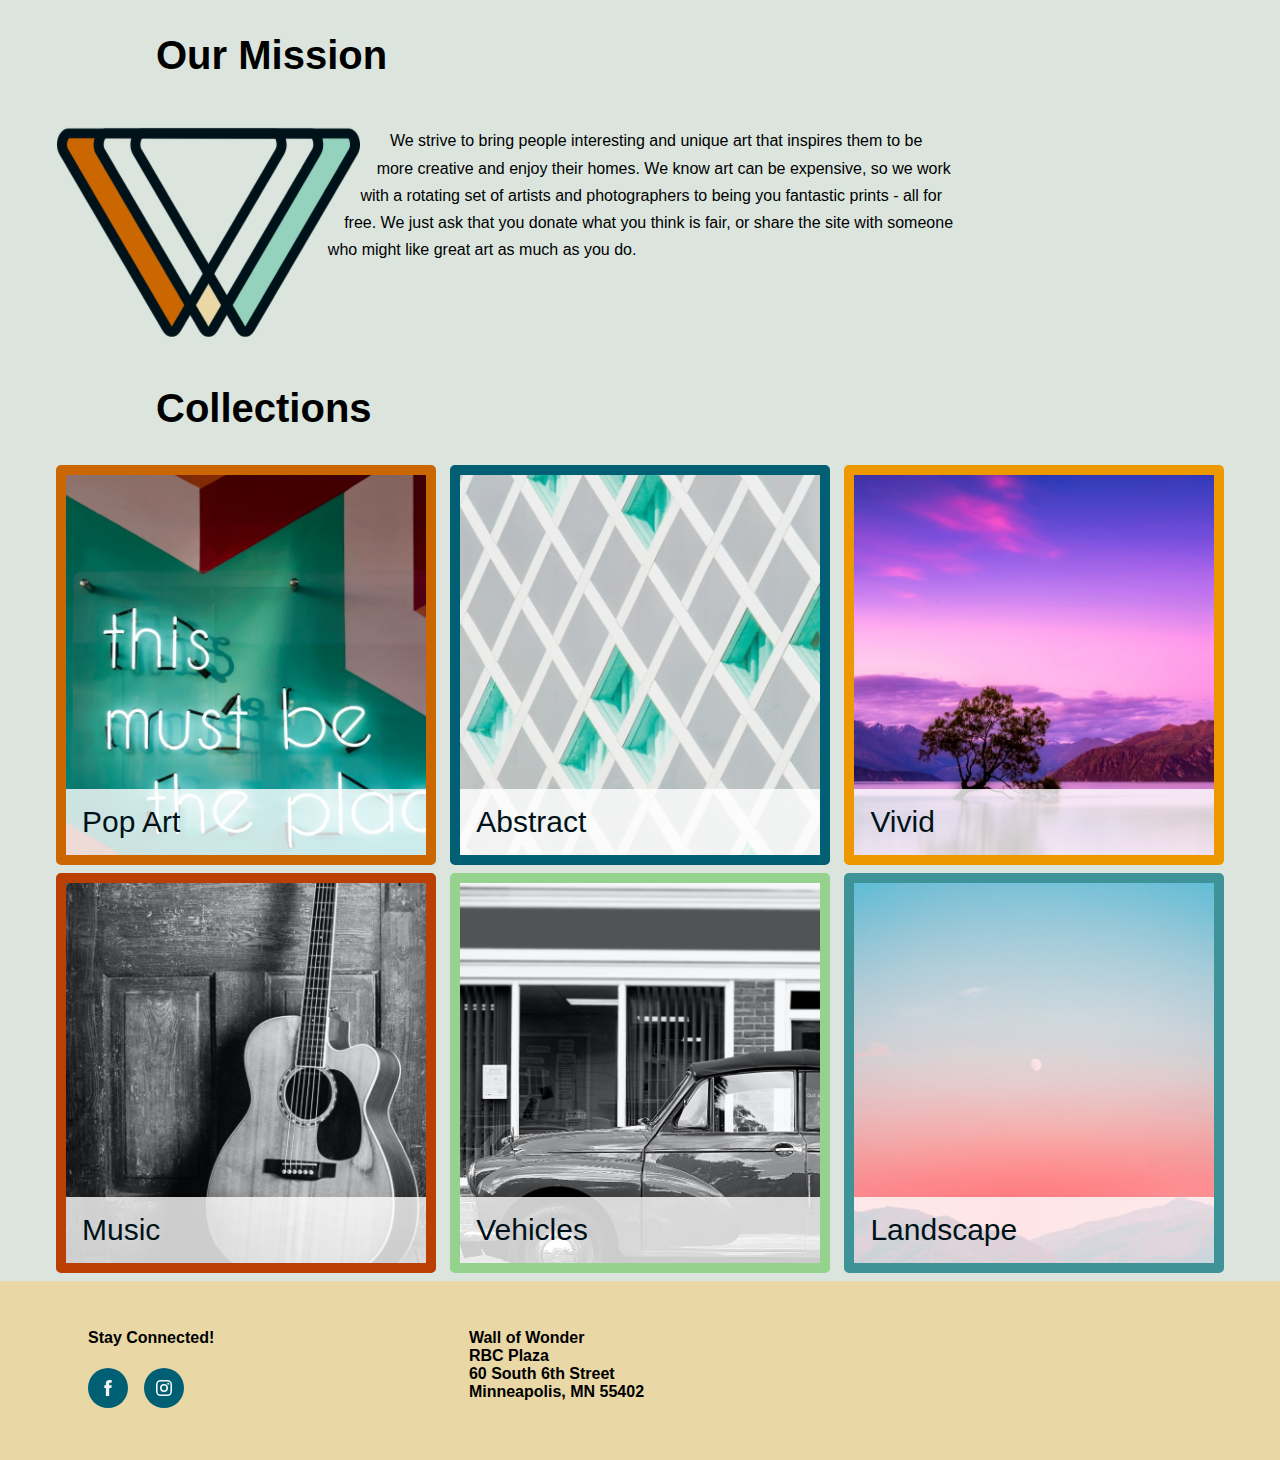
<file: 4-flexbox-exercises/4c-footer/end/index.html>
<!DOCTYPE html>
<html lang="en">

<head>
    <meta charset="UTF-8" />
    <meta http-equiv="X-UA-Compatible" content="IE=edge" />
    <meta name="viewport" content="width=device-width, initial-scale=1.0" />
    <title>Collections</title>
    <link href="css/style.css" rel="stylesheet" />
</head>

<body>
    <section id="mission">
        <h2>Our Mission</h2>
        <div class="missiontext">
            <p>
                <img src="img/logo2.png" alt="Logo for Wall of Wonder." class="missionimg" /> We strive to bring people interesting and unique art that inspires them to be more creative and enjoy their homes. We know art can be expensive, so we work with
                a rotating set of artists and photographers to being you fantastic prints - all for free. We just ask that you donate what you think is fair, or share the site with someone who might like great art as much as you do.
            </p>
        </div>
    </section>
    <section id="collections">
        <h2>Collections</h2>
        <ul>
            <li>
                <figure class="color7">
                    <img src="img/pop-art.jpg" alt="Pop Art: This must be the place" />
                    <figcaption><a href="#">Pop Art</a></figcaption>
                </figure>
            </li>
            <li>
                <figure class="color2">
                    <img src="img/abstract.jpg" alt="Abstract: grey and green squares." />
                    <figcaption><a href="#">Abstract</a></figcaption>
                </figure>
            </li>
            <li>
                <figure class="color6">
                    <img src="img/vivid.jpg" alt="Tree on island in lake with purple sunrise." />
                    <figcaption><a href="#">Vivid</a></figcaption>
                </figure>
            </li>
            <li>
                <figure class="color8">
                    <img src="img/music.jpg" alt="Music: guitar leaning against wall." />
                    <figcaption><a href="#">Music</a></figcaption>
                </figure>
            </li>
            <li>
                <figure class="color4">
                    <img src="img/vehicles.jpg" alt="Vehicles: 1930's car on street." />
                    <figcaption><a href="#">Vehicles</a></figcaption>
                </figure>
            </li>
            <li>
                <figure class="color3">
                    <img src="img/landscape.jpg" alt="Landscape: moonrise over tree-covered mountains." />
                    <figcaption><a href="#">Landscape</a></figcaption>
                </figure>
            </li>
        </ul>
    </section>
    <div class="footer">
        <footer>
            <div class="social">
                <h4>Stay Connected!</h4>
                <ul>
                    <li>
                        <a href="https://www.facebook.com" target="_blank"><img src="img/facebook-icon.svg" alt="Visit us at Facebook." /></a>
                    </li>
                    <li>
                        <a href="https://www.instagram.com" target="_blank"><img src="img/instagram-icon.svg" alt="Visit us on Instagram." /></a>
                    </li>
                </ul>
            </div>
            <address>
          Wall of Wonder <br />
          RBC Plaza<br />
          60 South 6th Street<br />
          Minneapolis, MN 55402
        </address>
        </footer>
    </div>
</body>

</html>
</file>
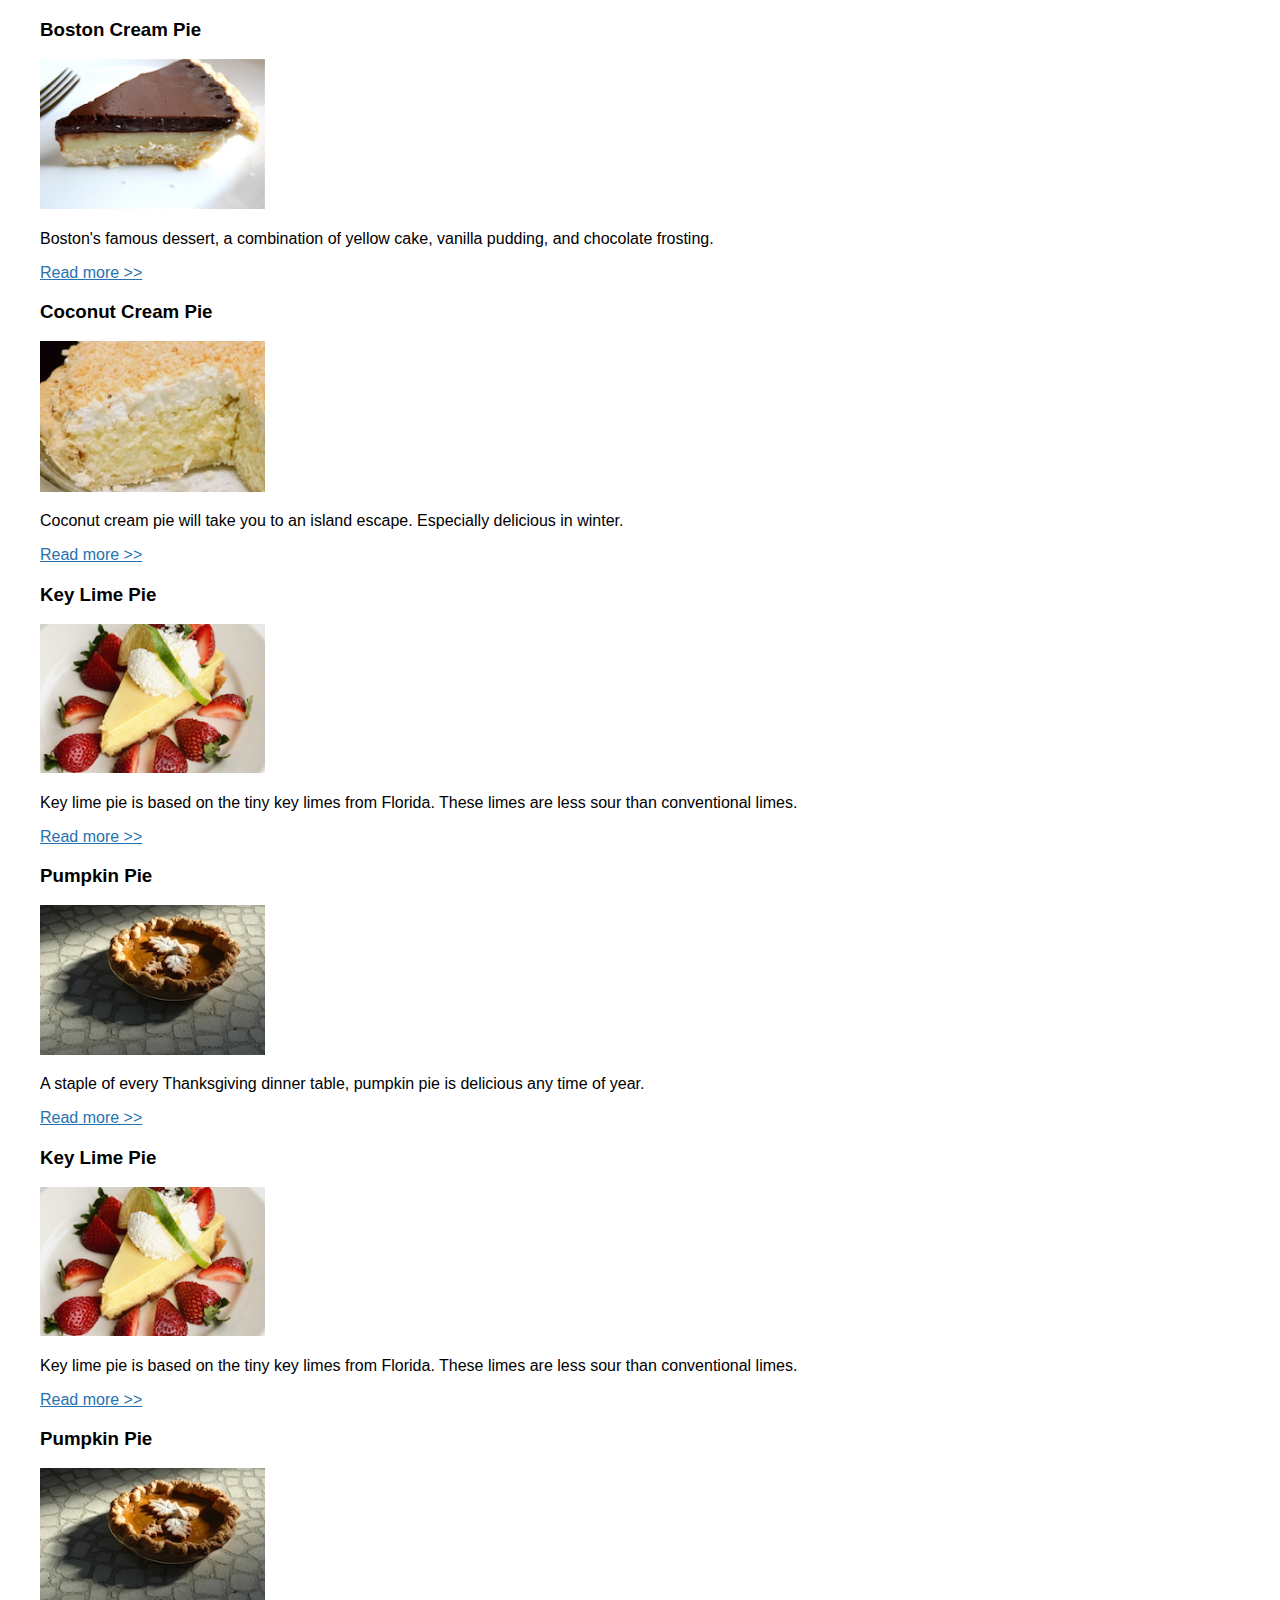
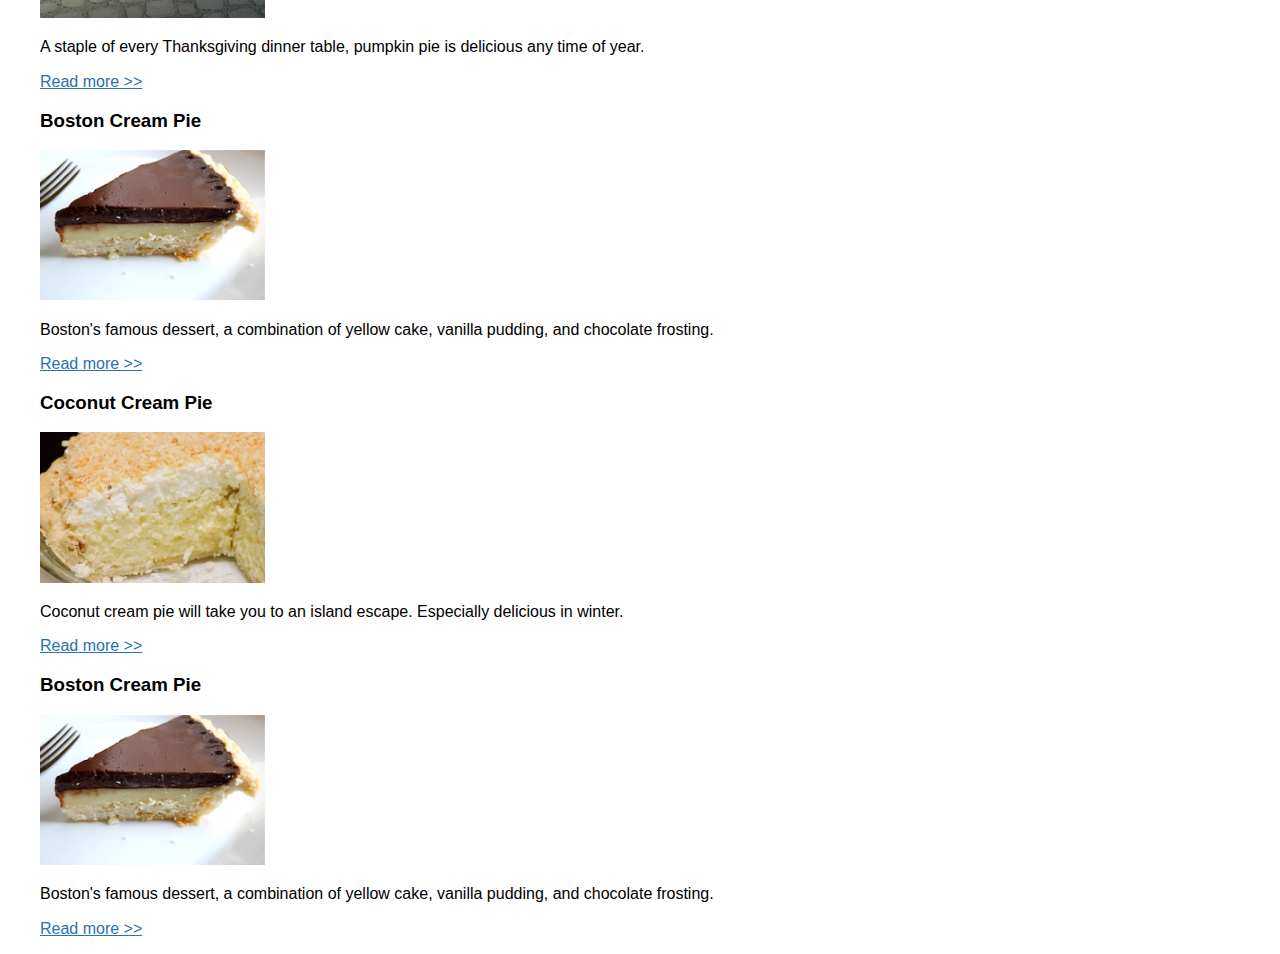
<file: 1-float/begin/floats.html>
<!DOCTYPE html>
<html lang="en">
<head>
	<meta charset="UTF-8">
	<title>Document</title>
	<meta name="viewport" content="width=device-width, initial-scale=1.0">
	<link rel="stylesheet" href="css/normalize.css">
	<link rel="stylesheet" href="css/floats.css">
</head>
<body>
	<div class="wrapper">
<!-- row 1, 4 individual boxes -->
		<div>
			<article>
				<h3>Boston Cream Pie</h3>
			    <img src="img/boston-cream.jpg" alt="Boston creme pie.">
			    <p>Boston's famous dessert, a combination of yellow cake, vanilla pudding, and chocolate frosting.</p>
			    <p><a href="http://www.foodnetwork.com/recipes/boston-cream-pie-recipe0-1908702">Read more &gt;&gt;</a></p>
			</article>
			<article>
		    	<h3>Coconut Cream Pie</h3>
		    	<img src="img/coconut-cream.jpg" alt="Coconut cream pie.">
		    	<p>Coconut cream pie will take you to an island escape. Especially delicious in winter.</p>
		    	<p><a href="https://www.favfamilyrecipes.com/coconut-cream-pie-2/">Read more &gt;&gt;</a></p>
		    </article>
		    <article>
		    	<h3>Key Lime Pie</h3>
		    	<img src="img/keylime-pie.jpg" alt="Key lime pie.">
		    	<p>Key lime pie is based on the tiny key limes from Florida. These limes are less sour than conventional limes. </p>
		    	<p><a href="https://www.epicurious.com/recipes/food/views/key-lime-pie-108125" target="_blank">Read more &gt;&gt;</a></p>
		    </article>
		    <article>
		    	<h3>Pumpkin Pie</h3>
		    	<img src="img/pumpkin-pie.jpg" alt="Pumpkin pie.">
		    	<p>A staple of every Thanksgiving dinner table, pumpkin pie is delicious any time of year.</p>
		    	<p><a href="http://www.kingarthurflour.com/recipes/pumpkin-pie-recipe" target="_blank">Read more &gt;&gt;</a></p>
		    </article>
		</div>
<!-- row 2, 2 boxes spanning 2 rows -->
		<div>
		    <article>
		    	<h3>Key Lime Pie</h3>
		    	<img src="img/keylime-pie.jpg" alt="Key lime pie.">
		    	<p>Key lime pie is based on the tiny key limes from Florida. These limes are less sour than conventional limes. </p>
		    	<p><a href="https://www.epicurious.com/recipes/food/views/key-lime-pie-108125" target="_blank">Read more &gt;&gt;</a></p>
		    </article>
		    <article>
		    	<h3>Pumpkin Pie</h3>
		    	<img src="img/pumpkin-pie.jpg" alt="Pumpkin pie.">
		    	<p>A staple of every Thanksgiving dinner table, pumpkin pie is delicious any time of year.</p>
		    	<p><a href="http://www.kingarthurflour.com/recipes/pumpkin-pie-recipe" target="_blank">Read more &gt;&gt;</a></p>
		    </article>
		</div>

<!-- row 4: narrow left column, wide right/content column -->
		<div>
			<article>
				<h3>Boston Cream Pie</h3>
			    <img src="img/boston-cream.jpg" alt="Boston creme pie.">
			    <p>Boston's famous dessert, a combination of yellow cake, vanilla pudding, and chocolate frosting.</p>
			    <p><a href="http://www.foodnetwork.com/recipes/boston-cream-pie-recipe0-1908702">Read more &gt;&gt;</a></p>
			</article>
			<article>
		    	<h3>Coconut Cream Pie</h3>
		    	<img src="img/coconut-cream.jpg" alt="Coconut cream pie.">
		    	<p>Coconut cream pie will take you to an island escape. Especially delicious in winter.</p>
		    	<p><a href="https://www.favfamilyrecipes.com/coconut-cream-pie-2/">Read more &gt;&gt;</a></p>
		    </article>
		</div>
<!-- row 4: one column -->
		<div>
			<article>
				<h3>Boston Cream Pie</h3>
			    <img src="img/boston-cream.jpg" alt="Boston creme pie.">
			    <p>Boston's famous dessert, a combination of yellow cake, vanilla pudding, and chocolate frosting.</p>
			    <p><a href="http://www.foodnetwork.com/recipes/boston-cream-pie-recipe0-1908702">Read more &gt;&gt;</a></p>
			</article>
		</div>
	</div>
</body>
</html>
</file>
<file: 15-final-project/begin/css/style.css>
/* colors - see style guide for docs. 
Clearly there is more you could place in variables, up to you if you want to use them. My answer does not go beyond colors to keep the code easier to read. */

:root {
    --color1: #001219;
    --color2: #005f73;
    --color3: #3d9397;
    --color4: #94d28d;
    --color5: #e9d8a6;
    --color6: #ee9800;
    --color7: #ca6702;
    --color8: #bb3e03;
    --color9: #ae2012;
    --color10: #9b2226;
}


/* generic site styles */

html {
    box-sizing: border-box;
}

*,
*::before,
*::after {
    box-sizing: inherit;
}

body {
    font-family: 'Segoe UI', Tahoma, Geneva, Verdana, sans-serif;
    background-color: #DBE5DE;
    padding: 0;
    margin: 0;
}

section {
    max-width: 1200px;
    margin: 0 auto 5rem auto;
    padding: 0 1rem;
}

section h2 {
    font-size: 2.5rem;
}

section ul {
    list-style-type: none;
    padding: 0;
    margin: 0;
}


/* header and nav styles */


/* stretches completely across the page with the color */

.header {
    background-color: var(--color5);
}


/* width limited and centered to line up with the rest of the page */

header {
    padding: 1rem;
    max-width: 1200px;
    margin: 0 auto;
}


/* navigation styling - universal across breakpoints */

nav ul {
    list-style-type: none;
    padding: 0;
    margin: 0;
}


/* I cover CSS-only hamburger buttons in my Advanced CSS Layouts course.

Here, because the nav is short, let's try a 4 button layout at the top of the screen.
*/

nav ul {
    display: flex;
    flex-flow: row wrap;
    justify-content: space-around;
    align-items: space-between;
}

nav li {
    flex-basis: 48%;
    margin-bottom: 0.5rem;
}

nav li:first-child {
    flex-basis: 100%;
    text-align: center;
}

nav li:first-child a {
    background-color: transparent;
}

nav a {
    text-decoration: none;
    font-size: 1.2rem;
    color: white;
    display: block;
    padding: 0.5rem;
    text-align: center;
    background-color: var(--color10);
    border-radius: 5px;
}

nav a:hover {
    background-color: var(--color1);
    color: var(--color5);
}


/* hero styles */

#hero {
    background-color: var(--color7);
    text-align: center;
    max-width: 100%;
    padding: 0;
    margin: 0;
}

#hero img {
    max-width: 100%;
    max-height: 454px;
}


/* To keep mobile screens from being stupid long, consider setting a max height on the images and hide the overflow. 

Spelled out the individual border styles so border-color could go elsewhere. Styling is the same for all borders except the color. */

figure {
    margin: 0 0 0.5rem 0;
    padding: 0;
    height: 100%;
    max-height: 400px;
    overflow: hidden;
    position: relative;
    border-width: 10px;
    border-style: solid;
    border-radius: 5px;
}

#popart figure {
    border-color: var(--color8);
}


/* strange open space at the bottom of the box which shows through the transparent overlay - this kills it */

figure img {
    margin-bottom: -4px;
    width: 100%;
    object-fit: cover;
    object-position: 0 -150px;
}

#popart figure img {
    object-position: 0;
    object-fit: cover;
}

figcaption {
    background-color: rgba(255, 255, 255, 0.8);
    font-size: 1.875rem;
    position: absolute;
    bottom: 0;
    width: 100%;
    margin: 0;
    padding: 0;
}


/* make the a have a big clickable area with display: block - the link occupies its containing element, the figcaption */

figcaption a {
    display: block;
    padding: 1rem;
    text-decoration: none;
    color: var(--color1);
}


/* green stripe for popular images */

.stripe {
    background-color: var(--color2);
    color: white;
    padding: 1rem 0 2rem 0;
}


/* featured image styles */

#featured figure {
    max-height: 650px;
}

#featured img {
    object-position: 0;
}


/* style is doing double duty, styling border color and hover color. Only one declaration usually applies though.  */

.color2,
.color2 a:hover {
    border-color: var(--color2);
    color: var(--color2);
}

.color3,
.color3 a:hover {
    border-color: var(--color3);
    color: var(--color3);
}

.color4,
.color4 a:hover {
    border-color: var(--color4);
    color: var(--color4);
}

.color6,
.color6 a:hover {
    border-color: var(--color6);
    color: var(--color6);
}

.color7,
.color7 a:hover {
    border-color: var(--color7);
    color: var(--color7);
}

.color8,
.color8 a:hover {
    border-color: var(--color8);
    color: var(--color8);
}


/* mission styles */

#mission {
    margin-bottom: 3rem;
}

.missiontext {
    display: block;
    line-height: 1.7;
}

.missionimg {
    max-height: 100px;
    display: block;
}


/* footer styles */


/* color stretches to 100% of the page width */

.footer {
    background-color: var(--color5);
}


/* width limited and centered to line up with the rest of the page */

footer {
    padding: 3rem;
    display: flex;
    flex-flow: column wrap;
    max-width: 1200px;
    margin: 0 auto;
}


/* h4 top margin comes from the browser - it prevents the top of the .social element and the address from aligning */

footer h4 {
    margin-top: 0;
}

footer ul {
    list-style-type: none;
    padding: 0;
    margin: 0;
    display: flex;
    flex-flow: row wrap;
}


/* we want a constant distance between the buttons so they remain clickable at all times. flex-basis doesn't do that - sometimes the buttons are too close together. */

footer li {
    margin-right: 1rem;
}

footer address {
    font-style: normal;
    margin-top: 2rem;
    font-weight: bold;
}


/* turn on flexbox here - prior to this, elements stacked individually as blocks */

@media (min-width: 550px) {
    section ul,
    footer {
        display: flex;
        flex-flow: row wrap;
        justify-content: space-between;
    }
    section li,
    .social,
    address {
        flex-basis: 49.5%;
    }
    #popular li:last-child {
        flex-basis: 100%;
    }
    #popular li:last-child figure {
        max-height: 400px;
    }
    #popular li:last-child figure img {
        object-position: 0 -350px;
    }
    figure {
        max-height: 100%;
    }
    /* turn off object position, inherit object-fit: cover */
    figure img {
        object-position: 0;
    }
    /* display: flow-root clears the float!!!! max-width keeps the text line length shorter */
    .missiontext {
        display: flow-root;
        max-width: 900px;
    }
    /* working with an image with a wide width so we have flexibility to set the shape-outside polygon points where we want. The edges of the image limit their placement. In Firefox, you can draw with shape-outside in browser tools */
    .missionimg {
        float: left;
        shape-outside: polygon(35.84% 94.87%, 34.64% 87.05%, 51.64% 4.06%, 55.1% 2.38%);
        max-height: 211px;
    }
    /* remove the top margin assigned above that provided space between .social and address */
    footer address {
        margin-top: 0;
    }
    /* header/nav layout */
    header {
        padding: 3rem;
    }
    /* navigation: logo on the top line, the rest of the navigation on the second line */
    nav ul {
        justify-content: center;
        gap: 1.2em;
    }
    nav li {
        flex-basis: auto;
        margin-bottom: 0;
    }
    nav a {
        color: var(--color1);
        background-color: transparent;
        padding: 0;
    }
    nav a:hover {
        color: var(--color2);
        background-color: transparent;
    }
    /* popart grid layout */
    #popart ul {
        display: grid;
        grid-template-columns: repeat(3, 1fr);
        gap: 10px;
    }
    .colspan2 {
        grid-column: span 2;
    }
    .colspan3 {
        grid-column: span 3;
    }
    .rowspan2 {
        grid-row: span 2;
    }
    .rowspan2 figure {
        max-height: unset;
    }
    /* for some reason, the figures don't always fill their LI container. This keeps them evenly sized */
    figure {
        height: 100%;
    }
}

@media (min-width: 800px) {
    section h2 {
        margin-left: 100px;
    }
    section li,
    .social,
    #popular li:last-child {
        flex-basis: 32.5%;
    }
    #popular li:last-child figure img {
        object-position: 0;
    }
    #popular li:last-child figure {
        max-height: 100%;
    }
    address {
        flex-basis: 65.5%;
    }
    /* navigation - logo in the center */
    nav ul {
        justify-content: flex-end;
    }
    nav li:first-child {
        flex-basis: auto;
        margin: 0 auto;
        order: 2;
    }
    nav li:nth-child(2),
    nav li:nth-child(3) {
        order: 1;
    }
    nav li:nth-child(4),
    nav li:nth-child(5) {
        order: 3;
    }
}
</file>
<file: 15-final-project/end/css/style.css>
/* colors - see style guide for docs. 
Clearly there is more you could place in variables, up to you if you want to use them. My answer does not go beyond colors to keep the code easier to read. */

:root {
    --color1: #001219;
    --color2: #005f73;
    --color3: #3d9397;
    --color4: #94d28d;
    --color5: #e9d8a6;
    --color6: #ee9800;
    --color7: #ca6702;
    --color8: #bb3e03;
    --color9: #ae2012;
    --color10: #9b2226;
}


/* generic site styles */

html {
    box-sizing: border-box;
}

*,
*::before,
*::after {
    box-sizing: inherit;
}

body {
    font-family: 'Segoe UI', Tahoma, Geneva, Verdana, sans-serif;
    background-color: #DBE5DE;
    padding: 0;
    margin: 0;
}

section {
    max-width: 1200px;
    margin: 0 auto 5rem auto;
    padding: 0 1rem;
}

section h2 {
    font-size: 2.5rem;
}

section ul {
    list-style-type: none;
    padding: 0;
    margin: 0;
}

a {
    color: var(--color2);
}

a:hover {
    text-decoration: none;
}


/* header and nav styles */


/* stretches completely across the page with the color */

.header {
    background-color: var(--color5);
}


/* width limited and centered to line up with the rest of the page */

header {
    padding: 1rem;
    max-width: 1200px;
    margin: 0 auto;
}


/* navigation styling - universal across breakpoints */

nav ul {
    list-style-type: none;
    padding: 0;
    margin: 0;
}


/* I cover CSS-only hamburger buttons in my Advanced CSS Layouts course.

Here, because the nav is short, let's try a 4 button layout at the top of the screen.
*/

nav ul {
    display: flex;
    flex-flow: row wrap;
    justify-content: space-around;
    align-items: space-between;
}

nav li {
    flex-basis: 48%;
    margin-bottom: 0.5rem;
}

nav li:first-child {
    flex-basis: 100%;
    text-align: center;
}

nav li:first-child a {
    background-color: transparent;
}

nav a {
    text-decoration: none;
    font-size: 1.2rem;
    color: white;
    display: block;
    padding: 0.5rem;
    text-align: center;
    background-color: var(--color10);
    border-radius: 5px;
}

nav a:hover {
    background-color: var(--color1);
    color: var(--color5);
}


/* hero styles */

#hero {
    background-color: var(--color7);
    text-align: center;
    max-width: 100%;
    padding: 0;
    margin: 0;
}

#hero img {
    max-width: 100%;
    max-height: 454px;
}


/* To keep mobile screens from being stupid long, consider setting a max height on the images and hide the overflow. 

Spelled out the individual border styles so border-color could go elsewhere. Styling is the same for all borders except the color. */

figure {
    margin: 0 0 0.5rem 0;
    padding: 0;
    height: 100%;
    max-height: 400px;
    overflow: hidden;
    position: relative;
    border-width: 10px;
    border-style: solid;
    border-radius: 5px;
}

#popart figure {
    border-color: var(--color8);
}


/* strange open space at the bottom of the box which shows through the transparent overlay - this kills it */

figure img {
    margin-bottom: -4px;
    width: 100%;
    object-fit: cover;
    object-position: 0 -150px;
}

#popart figure img {
    object-position: 0;
    object-fit: cover;
}

figcaption {
    background-color: rgba(255, 255, 255, 0.8);
    font-size: 1.875rem;
    position: absolute;
    bottom: 0;
    width: 100%;
    margin: 0;
    padding: 0;
}


/* make the a have a big clickable area with display: block - the link occupies its containing element, the figcaption */

figcaption a {
    display: block;
    padding: 1rem;
    text-decoration: none;
    color: var(--color1);
}


/* green stripe for popular images */

.stripe {
    background-color: var(--color2);
    color: white;
    padding: 1rem 0 2rem 0;
}


/* featured image styles */

#featured figure {
    max-height: 650px;
}

#featured img {
    object-position: 0;
}


/* style is doing double duty, styling border color and hover color. Only one declaration usually applies though.  */

.color2,
.color2 a:hover {
    border-color: var(--color2);
    color: var(--color2);
}

.color3,
.color3 a:hover {
    border-color: var(--color3);
    color: var(--color3);
}

.color4,
.color4 a:hover {
    border-color: var(--color4);
    color: var(--color4);
}

.color6,
.color6 a:hover {
    border-color: var(--color6);
    color: var(--color6);
}

.color7,
.color7 a:hover {
    border-color: var(--color7);
    color: var(--color7);
}

.color8,
.color8 a:hover {
    border-color: var(--color8);
    color: var(--color8);
}


/* mission styles */

#mission {
    margin-bottom: 3rem;
}

.missiontext {
    display: block;
    line-height: 1.7;
}

.missionimg {
    max-height: 100px;
    display: block;
}


/* footer styles */


/* color stretches to 100% of the page width */

.footer {
    background-color: var(--color5);
}


/* width limited and centered to line up with the rest of the page */

footer {
    padding: 3rem;
    display: flex;
    flex-flow: column wrap;
    max-width: 1200px;
    margin: 0 auto;
}


/* h4 top margin comes from the browser - it prevents the top of the .social element and the address from aligning */

footer h4 {
    margin-top: 0;
}

footer ul {
    list-style-type: none;
    padding: 0;
    margin: 0;
    display: flex;
    flex-flow: row wrap;
}


/* we want a constant distance between the buttons so they remain clickable at all times. flex-basis doesn't do that - sometimes the buttons are too close together. */

footer li {
    margin-right: 1rem;
}

footer address {
    font-style: normal;
    margin-top: 2rem;
    font-weight: bold;
}


/* final donut styles */

#donut img {
    width: 100%;
}

#donut ul {
    display: grid;
    gap: 1rem;
    grid-template-columns: 1fr;
}

.d3 {
    grid-row: 1/2;
}


/* turn on flexbox here - prior to this, elements stacked individually as blocks */

@media (min-width: 550px) {
    section ul,
    footer {
        display: flex;
        flex-flow: row wrap;
        justify-content: space-between;
    }
    section li,
    .social,
    address {
        flex-basis: 49.5%;
    }
    #popular li:last-child {
        flex-basis: 100%;
    }
    #popular li:last-child figure {
        max-height: 400px;
    }
    #popular li:last-child figure img {
        object-position: 0 -350px;
    }
    figure {
        max-height: 100%;
    }
    /* turn off object position, inherit object-fit: cover */
    figure img {
        object-position: 0;
    }
    /* display: flow-root clears the float!!!! max-width keeps the text line length shorter */
    .missiontext {
        display: flow-root;
        max-width: 900px;
    }
    /* working with an image with a wide width so we have flexibility to set the shape-outside polygon points where we want. The edges of the image limit their placement. In Firefox, you can draw with shape-outside in browser tools */
    .missionimg {
        float: left;
        shape-outside: polygon(35.84% 94.87%, 34.64% 87.05%, 51.64% 4.06%, 55.1% 2.38%);
        max-height: 211px;
    }
    /* remove the top margin assigned above that provided space between .social and address */
    footer address {
        margin-top: 0;
    }
    /* header/nav layout */
    header {
        padding: 3rem;
    }
    /* navigation: logo on the top line, the rest of the navigation on the second line */
    nav ul {
        justify-content: center;
        gap: 1.2em;
    }
    nav li {
        flex-basis: auto;
        margin-bottom: 0;
    }
    nav a {
        color: var(--color1);
        background-color: transparent;
        padding: 0;
    }
    nav a:hover {
        color: var(--color2);
        background-color: transparent;
    }
    /* popart grid layout */
    #popart ul {
        display: grid;
        grid-template-columns: repeat(3, 1fr);
        gap: 10px;
    }
    .colspan2 {
        grid-column: span 2;
    }
    .colspan3 {
        grid-column: span 3;
    }
    .rowspan2 {
        grid-row: span 2;
    }
    .rowspan3 {
        grid-row: span 3;
    }
    .rowspan2 figure {
        max-height: unset;
    }
    /* for some reason, the figures don't always fill their LI container. This keeps them evenly sized */
    figure {
        height: 100%;
    }
}

@media (min-width: 800px) {
    section h2 {
        margin-left: 100px;
    }
    section li,
    .social,
    #popular li:last-child {
        flex-basis: 32.5%;
    }
    #popular li:last-child figure img {
        object-position: 0;
    }
    #popular li:last-child figure {
        max-height: 100%;
    }
    address {
        flex-basis: 65.5%;
    }
    /* navigation - logo in the center */
    nav ul {
        justify-content: flex-end;
    }
    nav li:first-child {
        flex-basis: auto;
        margin: 0 auto;
        order: 2;
    }
    nav li:nth-child(2),
    nav li:nth-child(3) {
        order: 1;
    }
    nav li:nth-child(4),
    nav li:nth-child(5) {
        order: 3;
    }
    #donut ul {
        grid-template-columns: repeat(2, minmax(100px, 1fr));
    }
    .d1 {
        grid-column: 1/2;
        grid-row: 1/4;
    }
    .d2 {
        grid-column: 1/2;
        grid-row: 4/6;
    }
    .d3 {
        grid-column: 2/3;
        grid-row: 1/2;
        display: grid;
        grid-template-columns: 1fr;
        grid-template-rows: 1fr;
    }
    .d4 {
        grid-column: 2/3;
        grid-row: 2/3;
    }
    .d5 {
        grid-column: 2/3;
        grid-row: 3/6;
    }
    .d3 img,
    .author {
        grid-column: 1/2;
        grid-row: 1/2;
    }
    .d3 img {
        opacity: 0.2;
    }
    .author {
        padding: 1rem;
        z-index: 1000;
    }
}
</file>
<file: 5-flex-box-final/end/css/styles.css>
@charset "UTF-8";
html {
  box-sizing: border-box;
}
*, *:before, *:after {
  box-sizing: inherit;
}
body {
	font-family: "Cabin", Arial, Geneva, sans-serif;
	background-image: url(../img/clouds.png);
	margin: 0px;
	padding: 0px;
}
h1,h2,h3,h4,h5,h6 {
  font-family: 'Niconne', cursive;
  font-weight: normal;
  color: #C80060;
}
.wrapper {
	margin: 0 auto;
  max-width: 1200px;
}
article img {
  border-radius: 10px;
}
img.responsive {
  width: 100%;
  max-width: 250px;
}
.button {
  background-color: #c80060;
  color: white;
  padding: 0.3em 1em;
  font-weight: bold;
  text-decoration: none;
  border-radius: 30px;
  display: inline-block;
  border: 2px solid #c80060;
}
.button:hover {
  color: #c80060;
  background-color: white;
}
nav {
  background: url(../img/scallop.png) repeat-x;
}
nav ul.full-width {
  list-style-type: none;
  background-color: #e6bf98; 
  padding: .75em;
  margin: 12px 0 0 0;
  border-bottom: 3px solid #cc8850;
  overflow: auto;

}
/* splits nav into 2 columns
http://stackoverflow.com/questions/13104818/simple-2-column-navigation-with-css-and-a-single-list */
nav li:nth-child(even) {
  width: 50%;
  float: right;
  padding: 0.5em;
}
nav li:nth-child(odd) {
  width: 50%;
  float: left;
    padding: 0.5em;
}
nav a {
  color: #c80060;
  text-decoration: none;
  display: block;
  padding-left:3.333333%;
}
nav a:hover {
  color:#00c4c7;
}

div.row {
  background-color: #fff6e0;
  border-bottom-left-radius: 10px;
  border-bottom-right-radius: 10px;
  padding: 1em;
}
/* image gallery */
ul.gallery {
  margin: 0;
  padding: 0;
  list-style-type: none;
  display: flex;
  flex-flow: row wrap;
}
.gallery li {
  flex: 0 0 100%;
}
.gallery img { 
  width: 100%; 
  max-width: 300px;
}

[class*='sidebar'] {
  border: 1px solid #00c4c7;
  border-radius: 10px;
}
[class*='sidebar'] h3 {
  margin: 0;
  color: white;
  background-color: #00c4c7;
  border-top-left-radius: 10px;
  border-top-right-radius: 10px;
  padding-left: 0.5em;
}
[class*='sidebar'] img {
  border-radius: 0px 0px 10px 10px;
  width: 100%;
  max-width: 250px;
  display: block; /* without this, there is a gap between the image and border -- space for descenders in text, for inline elements */
} 
.sidebar-secondary {
  border-color: #c80060;
}
.sidebar-secondary h3 {
  background-color: #c80060;
}
blockquote {
  padding: 0em;
  margin: 0;
}
blockquote p, 
blockquote cite {
  padding: 0 1em;
}
blockquote cite {
  text-transform: uppercase;
  font-style: normal;
  padding-bottom: 1em;
  display: block;
}
footer {
  background-color: #00CDD1;
  color: white;
  clear: both;
  margin: 0 0.5em 3em 0.5em;
}
footer p {
  text-align: center;
}
footer img {
  width: 52px;
}
footer a {
  color: white;
  text-decoration: none;
}
/* grid system */
.row {
  display: flex;
  flex-flow: row wrap;
  flex: 0 1 auto;
}
[class*="col-"] {
  flex: 0 0 92%;
  margin: 0 4%;
}
.full-width {
  flex: 0 0 100%;
  margin: 0;
}
[class*="sidebar"] {
  flex: 0 0 100%;
  margin-bottom: 2em;
  margin-right: 1em;
}
.row.col-1-4 {
  margin-top: 3em;
}
/* global alignment options */
.reverse {
  flex-direction: row-reverse;
}
.floatright,
.floatleft {
  float: none;
  display: block;
  margin: 0 auto;
}
/* Small devices (tablets, 768px and up) */
@media (min-width: 550px) { 
  .wrapper {
      width: 97%;
      max-width: 767px;
  }
  div.row {
    padding: 0 2em;
  }
  .heading {
    background: url(../img/header-850.jpg) no-repeat;
    height: 130px;
  }
  nav li,
  nav li:nth-child(even),
  nav li:nth-child(odd) {
    display: inline-block;
    float: none;
    width: auto;
    padding: 0;
  }
  nav a {
      padding: 0em 1em 0em 1em;
  }
  .floatleft {
    float: left;
    margin: 0 1em 1em 0;
  }
  .floatright {
    float: right;
    margin: 0 0 1em 1em;
  }
  .gallery li {
    flex: 0 0 50%;
  }
  [class*='col-']{
    margin-left: 4%;
    margin-right: 0%;
  }
  .col-1-2,
  .col-2,
  [class*="sidebar"] {
    flex: 0 0 44%; 
  }
  .col-1-4,
  .col-3,
  .col-4 {
    flex: 0 0 92%;
  }
  .reverse [class*='col-'] {
    margin-left: 0%;
    margin-right: 4%;
  }
}
/* Large devices (large desktops, 1200px and up) */
@media (min-width: 850px) { 
  .wrapper {
      width: 97%;
      max-width: 1200px;
      float: none;
  }
  h2 {
    font-size: 3em;
    border-bottom: 2px dotted #c80060;
  }
  h3 {
    font-size: 2em;
  }
  .heading {
    background: url(../img/header-1200.jpg) no-repeat;
    height: 183px;
  }
  div.row {
    padding: 0;
  }
  nav li,
  nav li:nth-child(even),
  nav li:nth-child(odd) {
    display: inline-block;
    float: none;
    width: auto;
    padding: 0;
  }
  nav a {
      padding: 0em 1em 0em 1em;
  }
  .gallery  li {
    flex: 0 0 33%;
  }
  .col-1-2,
  .col-1-4 {
    flex: 0 0 20%;
  }
  .col-2,
  .col-2-4 {
    flex: 0 0 44%;
  }
  .col-3 {
    flex: 0 0 68%;
  }
  .col-4 {
    flex: 0 0 92%;
  }
  [class*="sidebar"] {
    flex: 0 0 100%;
  }
  .order-first {
    order: 1;
  } 
  .order-second {
    order: 2;
  }
  .order-third {
    order: 3;
  }
  .order-fourth {
    order: 4;
  }
}
</file>
<file: 5-header-navbar/begin/css/style.css>
/* colors - see style guide for docs. 
Clearly there is more you could place in variables, up to you if you want to use them. My answer does not go beyond colors to keep the code easier to read. */

:root {
    --color1: #001219;
    --color2: #005f73;
    --color3: #3d9397;
    --color4: #94d28d;
    --color5: #e9d8a6;
    --color6: #ee9800;
    --color7: #ca6702;
    --color8: #bb3e03;
    --color9: #ae2012;
    --color10: #9b2226;
}


/* generic site styles */

html {
    box-sizing: border-box;
}

*,
*::before,
*::after {
    box-sizing: inherit;
}

body {
    font-family: 'Segoe UI', Tahoma, Geneva, Verdana, sans-serif;
    background-color: #DBE5DE;
    padding: 0;
    margin: 0;
}

section {
    max-width: 1200px;
    margin: 0 auto;
    padding: 0 1rem;
}

section h2 {
    font-size: 2.5rem;
}

section ul {
    list-style-type: none;
    padding: 0;
    margin: 0;
}


/* To keep mobile screens from being stupid long, consider setting a max height on the images and hide the overflow. 

Spelled out the individual border styles so border-color could go elsewhere. Styling is the same for all borders except the color. */

figure {
    margin: 0 0 0.5rem 0;
    padding: 0;
    max-height: 400px;
    overflow: hidden;
    position: relative;
    border-width: 10px;
    border-style: solid;
    border-radius: 5px;
}


/* strange open space at the bottom of the box which shows through the transparent overlay - this kills it */

figure img {
    margin-bottom: -4px;
    width: 100%;
    object-fit: cover;
    object-position: 0 -150px;
}

figcaption {
    background-color: rgba(255, 255, 255, 0.8);
    font-size: 1.875rem;
    position: absolute;
    bottom: 0;
    width: 100%;
    margin: 0;
    padding: 0;
}


/* make the a have a big clickable area with display: block - the link occupies its containing element, the figcaption */

figcaption a {
    display: block;
    padding: 1rem;
    text-decoration: none;
    color: var(--color1);
}


/* style is doing double duty, styling border color and hover color. Only one declaration usually applies though.  */

.color2,
.color2 a:hover {
    border-color: var(--color2);
    color: var(--color2);
}

.color3,
.color3 a:hover {
    border-color: var(--color3);
    color: var(--color3);
}

.color4,
.color4 a:hover {
    border-color: var(--color4);
    color: var(--color4);
}

.color6,
.color6 a:hover {
    border-color: var(--color6);
    color: var(--color6);
}

.color7,
.color7 a:hover {
    border-color: var(--color7);
    color: var(--color7);
}

.color8,
.color8 a:hover {
    border-color: var(--color8);
    color: var(--color8);
}


/* mission styles */

#mission {
    margin-bottom: 3rem;
}

.missiontext {
    display: block;
    line-height: 1.7;
}

.missionimg {
    max-height: 100px;
    display: block;
}


/* footer styles */


/* color stretches to 100% of the page width */

.footer {
    background-color: var(--color5);
}


/* width limited and centered to line up with the rest of the page */

footer {
    padding: 3rem;
    display: flex;
    flex-flow: column wrap;
    max-width: 1200px;
    margin: 0 auto;
}


/* h4 top margin comes from the browser - it prevents the top of the .social element and the address from aligning */

footer h4 {
    margin-top: 0;
}

footer ul {
    list-style-type: none;
    padding: 0;
    margin: 0;
    display: flex;
    flex-flow: row wrap;
}


/* we want a constant distance between the buttons so they remain clickable at all times. flex-basis doesn't do that - sometimes the buttons are too close together. */

footer li {
    margin-right: 1rem;
}

footer address {
    font-style: normal;
    margin-top: 2rem;
    font-weight: bold;
}

.header {
    background-color: var(--color5);
}


header {
    padding: 1rem;
    max-width: 1200px;
    margin: 0 auto;
}

nav ul {
    list-style-type: none;
    margin: 0;
    padding: 0;
    display: flex;
    flex-flow: row wrap;
    justify-content: space-around;
    align-items: space-between;
}

nav li{
    text-align: center;
    flex-basis: 49%;
    padding: 0.5em;
}

nav li:first-child {
    flex-basis: 100%;
    text-align: center;
}

nav li:first-child a {
    background-color: transparent;
}

nav a {
    text-decoration: none;
    font-size: 1.2rem;
    color: white;
    display: block;
    padding: 0.5rem;
    text-align: center;
    background-color: var(--color10);
    border-radius: 5px;
}


nav a:hover {
    background-color: var(--color1);
    color: var(--color5);
}



/* turn on flexbox here - prior to this, elements stacked individually as blocks */

@media (min-width: 550px) {
    section ul,
    footer {
        display: flex;
        flex-flow: row wrap;
        justify-content: space-between;
    }
    section li,
    .social,
    address {
        flex-basis: 49.5%;
    }
    /* turn off object position, inherit object-fit: cover */
    figure img {
        object-position: 0;
    }
    /* display: flow-root clears the float!!!! max-width keeps the text line length shorter */
    .missiontext {
        display: flow-root;
        max-width: 900px;
    }
    /* working with an image with a wide width so we have flexibility to set the shape-outside polygon points where we want. The edges of the image limit their placement. In Firefox, you can draw with shape-outside in browser tools */
    .missionimg {
        float: left;
        shape-outside: polygon(35.84% 94.87%, 34.64% 87.05%, 51.64% 4.06%, 55.1% 2.38%);
        max-height: 211px;
    }
    /* remove the top margin assigned above that provided space between .social and address */
    footer address {
        margin-top: 0;
    }

    nav ul {
        justify-content: center;
        gap: 1.2em;
    }

    nav li {
        flex-basis: auto;
        margin-bottom: 0;
    }
    nav a {
        color: var(--color1);
        background-color: transparent;
        padding: 0;
    }
    nav a:hover {
        color: var(--color2);
        background-color: transparent;
    }
}

@media (min-width: 800px) {
    section h2 {
        margin-left: 100px;
    }
    section li,
    .social {
        flex-basis: 32.5%;
    }
    address {
        flex-basis: 65.5%;
    }

    nav ul {
        justify-content: flex-end;
    }

    nav li:first-child{
        flex-basis: auto;
        margin: 0 auto;
        order: 2;
    }

    nav li:nth-child(2), nav li:nth-child(3) {
        order: 1;
    }

    nav li:nth-child(4), nav li:nth-child(5) {
        order: 3;
    }
}
</file>
<file: 5-header-navbar/end/css/style.css>
/* colors - see style guide for docs. 
Clearly there is more you could place in variables, up to you if you want to use them. My answer does not go beyond colors to keep the code easier to read. */

:root {
    --color1: #001219;
    --color2: #005f73;
    --color3: #3d9397;
    --color4: #94d28d;
    --color5: #e9d8a6;
    --color6: #ee9800;
    --color7: #ca6702;
    --color8: #bb3e03;
    --color9: #ae2012;
    --color10: #9b2226;
}


/* generic site styles */

html {
    box-sizing: border-box;
}

*,
*::before,
*::after {
    box-sizing: inherit;
}

body {
    font-family: 'Segoe UI', Tahoma, Geneva, Verdana, sans-serif;
    background-color: #DBE5DE;
    padding: 0;
    margin: 0;
}

section {
    max-width: 1200px;
    margin: 0 auto;
    padding: 0 1rem;
}

section h2 {
    font-size: 2.5rem;
}

section ul {
    list-style-type: none;
    padding: 0;
    margin: 0;
}


/* header and nav styles */


/* stretches completely across the page with the color */

.header {
    background-color: var(--color5);
}


/* width limited and centered to line up with the rest of the page */

header {
    padding: 1rem;
    max-width: 1200px;
    margin: 0 auto;
}


/* navigation styling - universal across breakpoints */

nav ul {
    list-style-type: none;
    padding: 0;
    margin: 0;
}


/* I cover CSS-only hamburger buttons in my Advanced CSS Layouts course.

Here, because the nav is short, let's try a 4 button layout at the top of the screen.
*/

nav ul {
    display: flex;
    flex-flow: row wrap;
    justify-content: space-around;
    align-items: space-between;
}

nav li {
    text-align: center;
    flex-basis: 49%;
    margin-bottom: 0.5rem;
}

nav li:first-child {
    flex-basis: 100%;
    text-align: center;
}

nav li:first-child a {
    background-color: transparent;
}

nav a {
    text-decoration: none;
    font-size: 1.2rem;
    color: white;
    display: block;
    padding: 0.5rem;
    text-align: center;
    background-color: var(--color10);
    border-radius: 5px;
}

nav a:hover {
    background-color: var(--color1);
    color: var(--color5);
}


/* To keep mobile screens from being stupid long, consider setting a max height on the images and hide the overflow. 

Spelled out the individual border styles so border-color could go elsewhere. Styling is the same for all borders except the color. */

figure {
    margin: 0 0 0.5rem 0;
    padding: 0;
    max-height: 400px;
    overflow: hidden;
    position: relative;
    border-width: 10px;
    border-style: solid;
    border-radius: 5px;
}


/* strange open space at the bottom of the box which shows through the transparent overlay - this kills it */

figure img {
    margin-bottom: -4px;
    width: 100%;
    object-fit: cover;
    object-position: 0 -150px;
}

figcaption {
    background-color: rgba(255, 255, 255, 0.8);
    font-size: 1.875rem;
    position: absolute;
    bottom: 0;
    width: 100%;
    margin: 0;
    padding: 0;
}


/* make the a have a big clickable area with display: block - the link occupies its containing element, the figcaption */

figcaption a {
    display: block;
    padding: 1rem;
    text-decoration: none;
    color: var(--color1);
}


/* style is doing double duty, styling border color and hover color. Only one declaration usually applies though.  */

.color2,
.color2 a:hover {
    border-color: var(--color2);
    color: var(--color2);
}

.color3,
.color3 a:hover {
    border-color: var(--color3);
    color: var(--color3);
}

.color4,
.color4 a:hover {
    border-color: var(--color4);
    color: var(--color4);
}

.color6,
.color6 a:hover {
    border-color: var(--color6);
    color: var(--color6);
}

.color7,
.color7 a:hover {
    border-color: var(--color7);
    color: var(--color7);
}

.color8,
.color8 a:hover {
    border-color: var(--color8);
    color: var(--color8);
}


/* mission styles */

#mission {
    margin-bottom: 3rem;
}

.missiontext {
    display: block;
    line-height: 1.7;
}

.missionimg {
    max-height: 100px;
    display: block;
}


/* footer styles */


/* color stretches to 100% of the page width */

.footer {
    background-color: var(--color5);
}


/* width limited and centered to line up with the rest of the page */

footer {
    padding: 3rem;
    display: flex;
    flex-flow: column wrap;
    max-width: 1200px;
    margin: 0 auto;
}


/* h4 top margin comes from the browser - it prevents the top of the .social element and the address from aligning */

footer h4 {
    margin-top: 0;
}

footer ul {
    list-style-type: none;
    padding: 0;
    margin: 0;
    display: flex;
    flex-flow: row wrap;
}


/* we want a constant distance between the buttons so they remain clickable at all times. flex-basis doesn't do that - sometimes the buttons are too close together. */

footer li {
    margin-right: 1rem;
}

footer address {
    font-style: normal;
    margin-top: 2rem;
    font-weight: bold;
}


/* turn on flexbox here - prior to this, elements stacked individually as blocks */

@media (min-width: 550px) {
    section ul,
    footer {
        display: flex;
        flex-flow: row wrap;
        justify-content: space-between;
    }
    section li,
    .social,
    address {
        flex-basis: 49.5%;
    }
    /* turn off object position, inherit object-fit: cover */
    figure img {
        object-position: 0;
    }
    /* display: flow-root clears the float!!!! max-width keeps the text line length shorter */
    .missiontext {
        display: flow-root;
        max-width: 900px;
    }
    /* working with an image with a wide width so we have flexibility to set the shape-outside polygon points where we want. The edges of the image limit their placement. In Firefox, you can draw with shape-outside in browser tools */
    .missionimg {
        float: left;
        shape-outside: polygon(35.84% 94.87%, 34.64% 87.05%, 51.64% 4.06%, 55.1% 2.38%);
        max-height: 211px;
    }
    /* remove the top margin assigned above that provided space between .social and address */
    footer address {
        margin-top: 0;
    }
    /* header/nav layout */
    header {
        padding: 3rem;
    }
    /* navigation: logo on the top line, the rest of the navigation on the second line */
    nav ul {
        justify-content: center;
        gap: 1.2em;
    }
    nav li {
        flex-basis: auto;
        margin-bottom: 0;
    }
    nav a {
        color: var(--color1);
        background-color: transparent;
        padding: 0;
    }
    nav a:hover {
        color: var(--color2);
        background-color: transparent;
    }
}

@media (min-width: 800px) {
    section h2 {
        margin-left: 100px;
    }
    section li,
    .social {
        flex-basis: 32.5%;
    }
    address {
        flex-basis: 65.5%;
    }
    /* navigation - logo in the center */
    nav ul {
        justify-content: flex-end;
    }
    nav li:first-child {
        flex-basis: auto;
        margin: 0 auto;
        order: 2;
    }
    nav li:nth-child(2),
    nav li:nth-child(3) {
        order: 1;
    }
    nav li:nth-child(4),
    nav li:nth-child(5) {
        order: 3;
    }
}
</file>
<file: 7-wrapup/begin/css/style.css>
/* colors - see style guide for docs. 
Clearly there is more you could place in variables, up to you if you want to use them. My answer does not go beyond colors to keep the code easier to read. */

:root {
    --color1: #001219;
    --color2: #005f73;
    --color3: #3d9397;
    --color4: #94d28d;
    --color5: #e9d8a6;
    --color6: #ee9800;
    --color7: #ca6702;
    --color8: #bb3e03;
    --color9: #ae2012;
    --color10: #9b2226;
}


/* generic site styles */

html {
    box-sizing: border-box;
}

*,
*::before,
*::after {
    box-sizing: inherit;
}

body {
    font-family: 'Segoe UI', Tahoma, Geneva, Verdana, sans-serif;
    background-color: #DBE5DE;
    padding: 0;
    margin: 0;
}

section {
    max-width: 1200px;
    margin: 0 auto;
    padding: 0 1rem;
}

section h2 {
    font-size: 2.5rem;
}

section ul {
    list-style-type: none;
    padding: 0;
    margin: 0;
}


/* header and nav styles */


/* stretches completely across the page with the color */

.header {
    background-color: var(--color5);
}


/* width limited and centered to line up with the rest of the page */

header {
    padding: 1rem;
    max-width: 1200px;
    margin: 0 auto;
}


/* navigation styling - universal across breakpoints */

nav ul {
    list-style-type: none;
    padding: 0;
    margin: 0;
}


/* I cover CSS-only hamburger buttons in my Advanced CSS Layouts course.

Here, because the nav is short, let's try a 4 button layout at the top of the screen.
*/

nav ul {
    display: flex;
    flex-flow: row wrap;
    justify-content: space-around;
    align-items: space-between;
}

nav li {
    flex-basis: 48%;
    margin-bottom: 0.5rem;
}

nav li:first-child {
    flex-basis: 100%;
    text-align: center;
}

nav li:first-child a {
    background-color: transparent;
}

nav a {
    text-decoration: none;
    font-size: 1.2rem;
    color: white;
    display: block;
    padding: 0.5rem;
    text-align: center;
    background-color: var(--color10);
    border-radius: 5px;
}

nav a:hover {
    background-color: var(--color1);
    color: var(--color5);
}


/* hero styles */

#hero {
    background-color: var(--color7);
    text-align: center;
    max-width: 100%;
    padding: 0;
    margin: 0;
}

#hero img {
    max-width: 100%;
    max-height: 454px;
}


/* To keep mobile screens from being stupid long, consider setting a max height on the images and hide the overflow. 

Spelled out the individual border styles so border-color could go elsewhere. Styling is the same for all borders except the color. */

figure {
    margin: 0 0 0.5rem 0;
    padding: 0;
    max-height: 400px;
    overflow: hidden;
    position: relative;
    border-width: 10px;
    border-style: solid;
    border-radius: 5px;
}


/* strange open space at the bottom of the box which shows through the transparent overlay - this kills it */

figure img {
    margin-bottom: -4px;
    width: 100%;
    object-fit: cover;
    object-position: 0 -150px;
}

figcaption {
    background-color: rgba(255, 255, 255, 0.8);
    font-size: 1.875rem;
    position: absolute;
    bottom: 0;
    width: 100%;
    margin: 0;
    padding: 0;
}


/* make the a have a big clickable area with display: block - the link occupies its containing element, the figcaption */

figcaption a {
    display: block;
    padding: 1rem;
    text-decoration: none;
    color: var(--color1);
}


/* featured image styles */

#featured figure {
    max-height: 650px;
}

#featured img {
    object-position: 0;
}


/* style is doing double duty, styling border color and hover color. Only one declaration usually applies though.  */

.color2,
.color2 a:hover {
    border-color: var(--color2);
    color: var(--color2);
}

.color3,
.color3 a:hover {
    border-color: var(--color3);
    color: var(--color3);
}

.color4,
.color4 a:hover {
    border-color: var(--color4);
    color: var(--color4);
}

.color6,
.color6 a:hover {
    border-color: var(--color6);
    color: var(--color6);
}

.color7,
.color7 a:hover {
    border-color: var(--color7);
    color: var(--color7);
}

.color8,
.color8 a:hover {
    border-color: var(--color8);
    color: var(--color8);
}


/* mission styles */

#mission {
    margin-bottom: 3rem;
}

.missiontext {
    display: block;
    line-height: 1.7;
}

.missionimg {
    max-height: 100px;
    display: block;
}


/* footer styles */


/* color stretches to 100% of the page width */

.footer {
    background-color: var(--color5);
}


/* width limited and centered to line up with the rest of the page */

footer {
    padding: 3rem;
    display: flex;
    flex-flow: column wrap;
    max-width: 1200px;
    margin: 0 auto;
}


/* h4 top margin comes from the browser - it prevents the top of the .social element and the address from aligning */

footer h4 {
    margin-top: 0;
}

footer ul {
    list-style-type: none;
    padding: 0;
    margin: 0;
    display: flex;
    flex-flow: row wrap;
}


/* we want a constant distance between the buttons so they remain clickable at all times. flex-basis doesn't do that - sometimes the buttons are too close together. */

footer li {
    margin-right: 1rem;
}

footer address {
    font-style: normal;
    margin-top: 2rem;
    font-weight: bold;
}


/* turn on flexbox here - prior to this, elements stacked individually as blocks */

@media (min-width: 550px) {
    section ul,
    footer {
        display: flex;
        flex-flow: row wrap;
        justify-content: space-between;
    }
    section li,
    .social,
    address {
        flex-basis: 49.5%;
    }
    /* turn off object position, inherit object-fit: cover */
    figure img {
        object-position: 0;
    }
    /* display: flow-root clears the float!!!! max-width keeps the text line length shorter */
    .missiontext {
        display: flow-root;
        max-width: 900px;
    }
    /* working with an image with a wide width so we have flexibility to set the shape-outside polygon points where we want. The edges of the image limit their placement. In Firefox, you can draw with shape-outside in browser tools */
    .missionimg {
        float: left;
        shape-outside: polygon(35.84% 94.87%, 34.64% 87.05%, 51.64% 4.06%, 55.1% 2.38%);
        max-height: 211px;
    }
    /* remove the top margin assigned above that provided space between .social and address */
    footer address {
        margin-top: 0;
    }
    /* header/nav layout */
    header {
        padding: 3rem;
    }
    /* navigation: logo on the top line, the rest of the navigation on the second line */
    nav ul {
        justify-content: center;
        gap: 1.2em;
    }
    nav li {
        flex-basis: auto;
        margin-bottom: 0;
    }
    nav a {
        color: var(--color1);
        background-color: transparent;
        padding: 0;
    }
    nav a:hover {
        color: var(--color2);
        background-color: transparent;
    }
}

@media (min-width: 800px) {
    section h2 {
        margin-left: 100px;
    }
    section li,
    .social {
        flex-basis: 32.5%;
    }
    address {
        flex-basis: 65.5%;
    }
    /* navigation - logo in the center */
    nav ul {
        justify-content: flex-end;
    }
    nav li:first-child {
        flex-basis: auto;
        margin: 0 auto;
        order: 2;
    }
    nav li:nth-child(2),
    nav li:nth-child(3) {
        order: 1;
    }
    nav li:nth-child(4),
    nav li:nth-child(5) {
        order: 3;
    }
}
</file>
<file: 7-wrapup/end/css/style.css>
/* colors - see style guide for docs. 
Clearly there is more you could place in variables, up to you if you want to use them. My answer does not go beyond colors to keep the code easier to read. */

:root {
    --color1: #001219;
    --color2: #005f73;
    --color3: #3d9397;
    --color4: #94d28d;
    --color5: #e9d8a6;
    --color6: #ee9800;
    --color7: #ca6702;
    --color8: #bb3e03;
    --color9: #ae2012;
    --color10: #9b2226;
}


/* generic site styles */

html {
    box-sizing: border-box;
}

*,
*::before,
*::after {
    box-sizing: inherit;
}

body {
    font-family: 'Segoe UI', Tahoma, Geneva, Verdana, sans-serif;
    background-color: #DBE5DE;
    padding: 0;
    margin: 0;
}

section {
    max-width: 1200px;
    margin: 0 auto 5rem auto;
    padding: 0 1rem;
}

section h2 {
    font-size: 2.5rem;
}

section ul {
    list-style-type: none;
    padding: 0;
    margin: 0;
}


/* header and nav styles */


/* stretches completely across the page with the color */

.header {
    background-color: var(--color5);
}


/* width limited and centered to line up with the rest of the page */

header {
    padding: 1rem;
    max-width: 1200px;
    margin: 0 auto;
}


/* navigation styling - universal across breakpoints */

nav ul {
    list-style-type: none;
    padding: 0;
    margin: 0;
}


/* I cover CSS-only hamburger buttons in my Advanced CSS Layouts course.

Here, because the nav is short, let's try a 4 button layout at the top of the screen.
*/

nav ul {
    display: flex;
    flex-flow: row wrap;
    justify-content: space-around;
    align-items: space-between;
}

nav li {
    flex-basis: 48%;
    margin-bottom: 0.5rem;
}

nav li:first-child {
    flex-basis: 100%;
    text-align: center;
}

nav li:first-child a {
    background-color: transparent;
}

nav a {
    text-decoration: none;
    font-size: 1.2rem;
    color: white;
    display: block;
    padding: 0.5rem;
    text-align: center;
    background-color: var(--color10);
    border-radius: 5px;
}

nav a:hover {
    background-color: var(--color1);
    color: var(--color5);
}


/* hero styles */

#hero {
    background-color: var(--color7);
    text-align: center;
    max-width: 100%;
    padding: 0;
    margin: 0;
}

#hero img {
    max-width: 100%;
    max-height: 454px;
}


/* To keep mobile screens from being stupid long, consider setting a max height on the images and hide the overflow. 

Spelled out the individual border styles so border-color could go elsewhere. Styling is the same for all borders except the color. */

figure {
    margin: 0 0 0.5rem 0;
    padding: 0;
    height: 100%;
    max-height: 400px;
    overflow: hidden;
    position: relative;
    border-width: 10px;
    border-style: solid;
    border-radius: 5px;
}


/* strange open space at the bottom of the box which shows through the transparent overlay - this kills it */

figure img {
    margin-bottom: -4px;
    width: 100%;
    object-fit: cover;
    object-position: 0 -150px;
}

figcaption {
    background-color: rgba(255, 255, 255, 0.8);
    font-size: 1.875rem;
    position: absolute;
    bottom: 0;
    width: 100%;
    margin: 0;
    padding: 0;
}


/* make the a have a big clickable area with display: block - the link occupies its containing element, the figcaption */

figcaption a {
    display: block;
    padding: 1rem;
    text-decoration: none;
    color: var(--color1);
}


/* green stripe for popular images */

.stripe {
    background-color: var(--color2);
    color: white;
    padding: 1rem 0 2rem 0;
}


/* featured image styles */

#featured figure {
    max-height: 650px;
}

#featured img {
    object-position: 0;
}


/* style is doing double duty, styling border color and hover color. Only one declaration usually applies though.  */

.color2,
.color2 a:hover {
    border-color: var(--color2);
    color: var(--color2);
}

.color3,
.color3 a:hover {
    border-color: var(--color3);
    color: var(--color3);
}

.color4,
.color4 a:hover {
    border-color: var(--color4);
    color: var(--color4);
}

.color6,
.color6 a:hover {
    border-color: var(--color6);
    color: var(--color6);
}

.color7,
.color7 a:hover {
    border-color: var(--color7);
    color: var(--color7);
}

.color8,
.color8 a:hover {
    border-color: var(--color8);
    color: var(--color8);
}


/* mission styles */

#mission {
    margin-bottom: 3rem;
}

.missiontext {
    display: block;
    line-height: 1.7;
}

.missionimg {
    max-height: 100px;
    display: block;
}


/* footer styles */


/* color stretches to 100% of the page width */

.footer {
    background-color: var(--color5);
}


/* width limited and centered to line up with the rest of the page */

footer {
    padding: 3rem;
    display: flex;
    flex-flow: column wrap;
    max-width: 1200px;
    margin: 0 auto;
}


/* h4 top margin comes from the browser - it prevents the top of the .social element and the address from aligning */

footer h4 {
    margin-top: 0;
}

footer ul {
    list-style-type: none;
    padding: 0;
    margin: 0;
    display: flex;
    flex-flow: row wrap;
}


/* we want a constant distance between the buttons so they remain clickable at all times. flex-basis doesn't do that - sometimes the buttons are too close together. */

footer li {
    margin-right: 1rem;
}

footer address {
    font-style: normal;
    margin-top: 2rem;
    font-weight: bold;
}


/* turn on flexbox here - prior to this, elements stacked individually as blocks */

@media (min-width: 550px) {
    section ul,
    footer {
        display: flex;
        flex-flow: row wrap;
        justify-content: space-between;
    }
    section li,
    .social,
    address {
        flex-basis: 49.5%;
    }
    #popular li:last-child {
        flex-basis: 100%;
    }
    #popular li:last-child figure img {
        object-position: 0 -350px;
    }
    /* turn off object position, inherit object-fit: cover */
    figure img {
        object-position: 0;
    }
    /* display: flow-root clears the float!!!! max-width keeps the text line length shorter */
    .missiontext {
        display: flow-root;
        max-width: 900px;
    }
    /* working with an image with a wide width so we have flexibility to set the shape-outside polygon points where we want. The edges of the image limit their placement. In Firefox, you can draw with shape-outside in browser tools */
    .missionimg {
        float: left;
        shape-outside: polygon(35.84% 94.87%, 34.64% 87.05%, 51.64% 4.06%, 55.1% 2.38%);
        max-height: 211px;
    }
    /* remove the top margin assigned above that provided space between .social and address */
    footer address {
        margin-top: 0;
    }
    /* header/nav layout */
    header {
        padding: 3rem;
    }
    /* navigation: logo on the top line, the rest of the navigation on the second line */
    nav ul {
        justify-content: center;
        gap: 1.2em;
    }
    nav li {
        flex-basis: auto;
        margin-bottom: 0;
    }
    nav a {
        color: var(--color1);
        background-color: transparent;
        padding: 0;
    }
    nav a:hover {
        color: var(--color2);
        background-color: transparent;
    }
}

@media (min-width: 800px) {
    section h2 {
        margin-left: 100px;
    }
    section li,
    .social,
    #popular li:last-child {
        flex-basis: 32.5%;
    }
    #popular li:last-child figure img {
        object-position: 0;
    }
    address {
        flex-basis: 65.5%;
    }
    /* navigation - logo in the center */
    nav ul {
        justify-content: flex-end;
    }
    nav li:first-child {
        flex-basis: auto;
        margin: 0 auto;
        order: 2;
    }
    nav li:nth-child(2),
    nav li:nth-child(3) {
        order: 1;
    }
    nav li:nth-child(4),
    nav li:nth-child(5) {
        order: 3;
    }
}
</file>
<file: 4-flexbox-exercises/4a-collections/begin/css/style.css>
/* colors - see style guide for docs. 
Clearly there is more you could place in variables, up to you if you want to use them. My answer does not go beyond colors to keep the code easier to read. */

:root {
    --color1: #001219;
    --color2: #005f73;
    --color3: #3d9397;
    --color4: #94d28d;
    --color5: #e9d8a6;
    --color6: #ee9800;
    --color7: #ca6702;
    --color8: #bb3e03;
    --color9: #ae2012;
    --color10: #9b2226;
}


/* generic site styles */

html {
    box-sizing: border-box;
}

*,
*::before,
*::after {
    box-sizing: inherit;
}

body {
    font-family: 'Segoe UI', Tahoma, Geneva, Verdana, sans-serif;
    background-color: #DBE5DE;
    padding: 0;
    margin: 0;
}

section {
    max-width: 1200px;
    margin: 0 auto;
    padding: 0 1rem;
}

section h2 {
    font-size: 2.5rem;
}


/* Initial mobile layout: a series of images stacked on top of each other with the figure caption over the image. */


/* At this breakpoint, transition to 2 figures per line */

@media (min-width: 550px) {}


/* At this breakpoint, transition to 3 figures per line */

@media (min-width: 800px) {}
</file>
<file: 4-flexbox-exercises/4a-collections/end/css/style.css>
/* colors - see style guide for docs. 
Clearly there is more you could place in variables, up to you if you want to use them. My answer does not go beyond colors to keep the code easier to read. */

:root {
    --color1: #001219;
    --color2: #005f73;
    --color3: #3d9397;
    --color4: #94d28d;
    --color5: #e9d8a6;
    --color6: #ee9800;
    --color7: #ca6702;
    --color8: #bb3e03;
    --color9: #ae2012;
    --color10: #9b2226;
}


/* generic site styles */

html {
    box-sizing: border-box;
}

*,
*::before,
*::after {
    box-sizing: inherit;
}

body {
    font-family: 'Segoe UI', Tahoma, Geneva, Verdana, sans-serif;
    background-color: #DBE5DE;
    padding: 0;
    margin: 0;
}

section {
    max-width: 1200px;
    margin: 0 auto;
    padding: 0 1rem;
}

section h2 {
    font-size: 2.5rem;
}


/*****************
New styles begin here and continue to the end of the page 
****************/

section ul {
    list-style-type: none;
    padding: 0;
    margin: 0;
}


/* To keep mobile screens from being stupid long, consider setting a max height on the images and hide the overflow. 

Spelled out the individual border styles so border-color could go elsewhere. Styling is the same for all borders except the color. */

figure {
    margin: 0 0 0.5rem 0;
    padding: 0;
    max-height: 400px;
    overflow: hidden;
    position: relative;
    border-width: 10px;
    border-style: solid;
    border-radius: 5px;
}


/* strange open space at the bottom of the box which shows through the transparent overlay - this kills it */

figure img {
    margin-bottom: -4px;
    width: 100%;
    object-fit: cover;
    object-position: 0 -150px;
}

figcaption {
    background-color: rgba(255, 255, 255, 0.8);
    font-size: 1.875rem;
    position: absolute;
    bottom: 0;
    width: 100%;
    margin: 0;
    padding: 0;
}


/* make the a have a big clickable area with display: block - the link occupies its containing element, the figcaption */

figcaption a {
    display: block;
    padding: 1rem;
    text-decoration: none;
    color: var(--color1);
}


/* style is doing double duty, styling border color and hover color. Only one declaration usually applies though.  */

.color2,
.color2 a:hover {
    border-color: var(--color2);
    color: var(--color2);
}

.color3,
.color3 a:hover {
    border-color: var(--color3);
    color: var(--color3);
}

.color4,
.color4 a:hover {
    border-color: var(--color4);
    color: var(--color4);
}

.color6,
.color6 a:hover {
    border-color: var(--color6);
    color: var(--color6);
}

.color7,
.color7 a:hover {
    border-color: var(--color7);
    color: var(--color7);
}

.color8,
.color8 a:hover {
    border-color: var(--color8);
    color: var(--color8);
}


/* turn on flexbox here - prior to this, elements stacked individually as blocks */

@media (min-width: 550px) {
    section ul {
        display: flex;
        flex-flow: row wrap;
        justify-content: space-between;
    }
    section li {
        flex-basis: 49.5%;
    }
    /* turn off object position, inherit object-fit: cover */
    figure img {
        object-position: 0;
    }
}

@media (min-width: 800px) {
    section h2 {
        margin-left: 100px;
    }
    section li {
        flex-basis: 32.5%;
    }
}
</file>
<file: 4-flexbox-exercises/4b-mission/end-alt/css/style.css>
/* colors - see style guide for docs 
clearly there is more you could place in variables */

 :root {
    --color1: #001219;
    --color2: #005f73;
    --color3: #3d9397;
    --color4: #94d28d;
    --color5: #e9d8a6;
    --color6: #ee9800;
    --color7: #ca6702;
    --color8: #bb3e03;
    --color9: #ae2012;
    --color10: #9b2226;
}

html {
    box-sizing: border-box;
}

*,
*::before,
*::after {
    box-sizing: inherit;
}

body {
    font-family: 'Segoe UI', Tahoma, Geneva, Verdana, sans-serif;
    background-color: #DBE5DE;
    padding: 0;
    margin: 0;
}

section {
    max-width: 1200px;
    margin: 0 auto;
    padding: 0 1rem;
}

section h2 {
    font-size: 2.5rem;
}

section ul {
    list-style-type: none;
    padding: 0;
    margin: 0;
}


/* turn off default browser value */

figure {
    margin: 0;
}


/* To keep mobile screens from being stupid long, consider setting a max height on the images and hide the overflow. 

Spelled out the individual border styles so border-color could go elsewhere. Styling is the same for all borders except the color. */

#collections figure {
    margin: 0 0 0.5rem 0;
    padding: 0;
    max-height: 400px;
    overflow: hidden;
    position: relative;
    border-width: 10px;
    border-style: solid;
    border-radius: 5px;
}


/* strange open space at the bottom of the box which shows through the transparent overlay - the negative margin kills it.
    
    This style will work until approx. 440px, when a giant gap starts appearing at the bottom of the images.
    */

#collections figure img {
    margin-bottom: -4px;
    width: 100%;
}


/* once the big gap at the bottom appears, add these properties */

@media (min-width: 400px) {
    #collections figure img {
        object-fit: cover;
        object-position: 0 -150px;
    }
}

#collections figcaption {
    background-color: rgba(255, 255, 255, 0.8);
    font-size: 1.875rem;
    position: absolute;
    bottom: 0;
    width: 100%;
    margin: 0;
    padding: 0;
}


/* make the a have a big clickable area with display: block - the link occupies its containing element, the figcaption */

#collections figcaption a {
    display: block;
    padding: 1rem;
    text-decoration: none;
    color: var(--color1);
}


/* style is doing double duty, styling border color and hover color. Only one declaration usually applies though.  */

.color2,
.color2 a:hover {
    border-color: var(--color2);
    color: var(--color2);
}

.color3,
.color3 a:hover {
    border-color: var(--color3);
    color: var(--color3);
}

.color4,
.color4 a:hover {
    border-color: var(--color4);
    color: var(--color4);
}

.color6,
.color6 a:hover {
    border-color: var(--color6);
    color: var(--color6);
}

.color7,
.color7 a:hover {
    border-color: var(--color7);
    color: var(--color7);
}

.color8,
.color8 a:hover {
    border-color: var(--color8);
    color: var(--color8);
}


/* mission styles */

#mission {
    margin-bottom: 3rem;
}

.missiontext {
    display: block;
    line-height: 1.7;
}

.missionimg {
    display: block;
}


/* footer styles */

footer {
    background-color: var(--color5);
}

footer ul {
    list-style-type: none;
    padding: 0;
    margin: 0;
}


/* turn on flexbox here - prior to this, elements stacked individually as blocks */

@media (min-width: 550px) {
    #collections ul {
        display: flex;
        flex-flow: row wrap;
        justify-content: space-between;
    }
    #collections li {
        flex-basis: 49.5%;
    }
    /* turn off object position, inherit object-fit: cover */
    #collections figure img {
        object-position: 0;
    }
    .missiontext {
        display: flex;
        flex-flow: row wrap;
        justify-content: space-between;
    }
    .missiontext figure {
        flex-basis: 32.5%;
        order: 1;
    }
    .missiontext img {
        width: 100%;
    }
    .missiontext p {
        flex-basis: 65.5%;
        order: 2;
    }
}

@media (min-width: 800px) {
    section h2 {
        margin-left: 100px;
    }
    #collections li {
        flex-basis: 32.5%;
    }
    .missiontext {
        justify-content: space-between;
    }
    #mission .missiontext {
        flex-basis: 64.5%;
    }
    #mission img {
        flex-basis: 32.5%;
    }
}
</file>
<file: 4-flexbox-exercises/4b-mission/end/css/style.css>
/* colors - see style guide for docs. 
Clearly there is more you could place in variables, up to you if you want to use them. My answer does not go beyond colors to keep the code easier to read. */

:root {
    --color1: #001219;
    --color2: #005f73;
    --color3: #3d9397;
    --color4: #94d28d;
    --color5: #e9d8a6;
    --color6: #ee9800;
    --color7: #ca6702;
    --color8: #bb3e03;
    --color9: #ae2012;
    --color10: #9b2226;
}


/* generic site styles */

html {
    box-sizing: border-box;
}

*,
*::before,
*::after {
    box-sizing: inherit;
}

body {
    font-family: 'Segoe UI', Tahoma, Geneva, Verdana, sans-serif;
    background-color: #DBE5DE;
    padding: 0;
    margin: 0;
}

section {
    max-width: 1200px;
    margin: 0 auto;
    padding: 0 1rem;
}

section h2 {
    font-size: 2.5rem;
}

section ul {
    list-style-type: none;
    padding: 0;
    margin: 0;
}


/* To keep mobile screens from being stupid long, consider setting a max height on the images and hide the overflow. 

Spelled out the individual border styles so border-color could go elsewhere. Styling is the same for all borders except the color. */

figure {
    margin: 0 0 0.5rem 0;
    padding: 0;
    max-height: 400px;
    overflow: hidden;
    position: relative;
    border-width: 10px;
    border-style: solid;
    border-radius: 5px;
}


/* strange open space at the bottom of the box which shows through the transparent overlay - this kills it */

figure img {
    margin-bottom: -4px;
    width: 100%;
    object-fit: cover;
    object-position: 0 -150px;
}

figcaption {
    background-color: rgba(255, 255, 255, 0.8);
    font-size: 1.875rem;
    position: absolute;
    bottom: 0;
    width: 100%;
    margin: 0;
    padding: 0;
}


/* make the a have a big clickable area with display: block - the link occupies its containing element, the figcaption */

figcaption a {
    display: block;
    padding: 1rem;
    text-decoration: none;
    color: var(--color1);
}


/* style is doing double duty, styling border color and hover color. Only one declaration usually applies though.  */

.color2,
.color2 a:hover {
    border-color: var(--color2);
    color: var(--color2);
}

.color3,
.color3 a:hover {
    border-color: var(--color3);
    color: var(--color3);
}

.color4,
.color4 a:hover {
    border-color: var(--color4);
    color: var(--color4);
}

.color6,
.color6 a:hover {
    border-color: var(--color6);
    color: var(--color6);
}

.color7,
.color7 a:hover {
    border-color: var(--color7);
    color: var(--color7);
}

.color8,
.color8 a:hover {
    border-color: var(--color8);
    color: var(--color8);
}


/* mission styles */

#mission {
    margin-bottom: 3rem;
}

.missiontext {
    display: block;
    line-height: 1.7;
}

.missionimg {
    max-height: 100px;
    display: block;
}


/* turn on flexbox here - prior to this, elements stacked individually as blocks */

@media (min-width: 550px) {
    section ul {
        display: flex;
        flex-flow: row wrap;
        justify-content: space-between;
    }
    section li {
        flex-basis: 49.5%;
    }
    /* turn off object position, inherit object-fit: cover */
    figure img {
        object-position: 0;
    }
    /* display: flow-root clears the float!!!! max-width keeps the text line length shorter */
    .missiontext {
        display: flow-root;
        max-width: 900px;
    }
    /* working with an image with a wide width so we have flexibility to set the shape-outside polygon points where we want. The edges of the image limit their placement. In Firefox, you can draw with shape-outside in browser tools */
    .missionimg {
        float: left;
        shape-outside: polygon(35.84% 94.87%, 34.64% 87.05%, 51.64% 4.06%, 55.1% 2.38%);
        max-height: 211px;
    }
}

@media (min-width: 800px) {
    section h2 {
        margin-left: 100px;
    }
    section li {
        flex-basis: 32.5%;
    }
}
</file>
<file: 4-flexbox-exercises/4c-footer/end/css/style.css>
/* colors - see style guide for docs. 
Clearly there is more you could place in variables, up to you if you want to use them. My answer does not go beyond colors to keep the code easier to read. */

:root {
    --color1: #001219;
    --color2: #005f73;
    --color3: #3d9397;
    --color4: #94d28d;
    --color5: #e9d8a6;
    --color6: #ee9800;
    --color7: #ca6702;
    --color8: #bb3e03;
    --color9: #ae2012;
    --color10: #9b2226;
}


/* generic site styles */

html {
    box-sizing: border-box;
}

*,
*::before,
*::after {
    box-sizing: inherit;
}

body {
    font-family: 'Segoe UI', Tahoma, Geneva, Verdana, sans-serif;
    background-color: #DBE5DE;
    padding: 0;
    margin: 0;
}

section {
    max-width: 1200px;
    margin: 0 auto;
    padding: 0 1rem;
}

section h2 {
    font-size: 2.5rem;
}

section ul {
    list-style-type: none;
    padding: 0;
    margin: 0;
}


/* To keep mobile screens from being stupid long, consider setting a max height on the images and hide the overflow. 

Spelled out the individual border styles so border-color could go elsewhere. Styling is the same for all borders except the color. */

figure {
    margin: 0 0 0.5rem 0;
    padding: 0;
    max-height: 400px;
    overflow: hidden;
    position: relative;
    border-width: 10px;
    border-style: solid;
    border-radius: 5px;
}


/* strange open space at the bottom of the box which shows through the transparent overlay - this kills it */

figure img {
    margin-bottom: -4px;
    width: 100%;
    object-fit: cover;
    object-position: 0 -150px;
}

figcaption {
    background-color: rgba(255, 255, 255, 0.8);
    font-size: 1.875rem;
    position: absolute;
    bottom: 0;
    width: 100%;
    margin: 0;
    padding: 0;
}


/* make the a have a big clickable area with display: block - the link occupies its containing element, the figcaption */

figcaption a {
    display: block;
    padding: 1rem;
    text-decoration: none;
    color: var(--color1);
}


/* style is doing double duty, styling border color and hover color. Only one declaration usually applies though.  */

.color2,
.color2 a:hover {
    border-color: var(--color2);
    color: var(--color2);
}

.color3,
.color3 a:hover {
    border-color: var(--color3);
    color: var(--color3);
}

.color4,
.color4 a:hover {
    border-color: var(--color4);
    color: var(--color4);
}

.color6,
.color6 a:hover {
    border-color: var(--color6);
    color: var(--color6);
}

.color7,
.color7 a:hover {
    border-color: var(--color7);
    color: var(--color7);
}

.color8,
.color8 a:hover {
    border-color: var(--color8);
    color: var(--color8);
}


/* mission styles */

#mission {
    margin-bottom: 3rem;
}

.missiontext {
    display: block;
    line-height: 1.7;
}

.missionimg {
    max-height: 100px;
    display: block;
}


/* footer styles */


/* color stretches to 100% of the page width */

.footer {
    background-color: var(--color5);
}


/* width limited and centered to line up with the rest of the page */

footer {
    padding: 3rem;
    display: flex;
    flex-flow: column wrap;
    max-width: 1200px;
    margin: 0 auto;
}


/* h4 top margin comes from the browser - it prevents the top of the .social element and the address from aligning */

footer h4 {
    margin-top: 0;
}

footer ul {
    list-style-type: none;
    padding: 0;
    margin: 0;
    display: flex;
    flex-flow: row wrap;
}


/* we want a constant distance between the buttons so they remain clickable at all times. flex-basis doesn't do that - sometimes the buttons are too close together. */

footer li {
    margin-right: 1rem;
}

footer address {
    font-style: normal;
    margin-top: 2rem;
    font-weight: bold;
}


/* turn on flexbox here - prior to this, elements stacked individually as blocks */

@media (min-width: 550px) {
    section ul,
    footer {
        display: flex;
        flex-flow: row wrap;
        justify-content: space-between;
    }
    section li,
    .social,
    address {
        flex-basis: 49.5%;
    }
    /* turn off object position, inherit object-fit: cover */
    figure img {
        object-position: 0;
    }
    /* display: flow-root clears the float!!!! max-width keeps the text line length shorter */
    .missiontext {
        display: flow-root;
        max-width: 900px;
    }
    /* working with an image with a wide width so we have flexibility to set the shape-outside polygon points where we want. The edges of the image limit their placement. In Firefox, you can draw with shape-outside in browser tools */
    .missionimg {
        float: left;
        shape-outside: polygon(35.84% 94.87%, 34.64% 87.05%, 51.64% 4.06%, 55.1% 2.38%);
        max-height: 211px;
    }
    /* remove the top margin assigned above that provided space between .social and address */
    footer address {
        margin-top: 0;
    }
}

@media (min-width: 800px) {
    section h2 {
        margin-left: 100px;
    }
    section li,
    .social {
        flex-basis: 32.5%;
    }
    address {
        flex-basis: 65.5%;
    }
}
</file>
<file: 1-float/begin/css/floats.css>
/* Border box declaration 
https://www.paulirish.com/2012/box-sizing-border-box-ftw/ */
html {
    box-sizing: border-box;
  }
  /* inherit border-box on all elements in the universe and before and after
   */
  *, 
  *:before, 
  *:after {
    box-sizing: inherit;
  }
  
  body {
      font-family: Arial, Geneva, sans-serif;
  }
  a {
      color: #2772B0;
  }
  .wrapper {
      width: 97%;
      max-width: 1200px;
      margin: 0 auto;
      float: none;
      background-color: #fff;
  }
  
  div img {
      width: 100%;
      max-width: 225px; 
  }
  
  /* grid system -- mobile first! */
  
  
  /* Mobile Landscape Screen Sizes */
  @media only screen and (min-width: 480px)  {
  
  }
  /* Desktop screen Sizes */
  @media only screen and (min-width: 768px) {
  
  }
</file>
